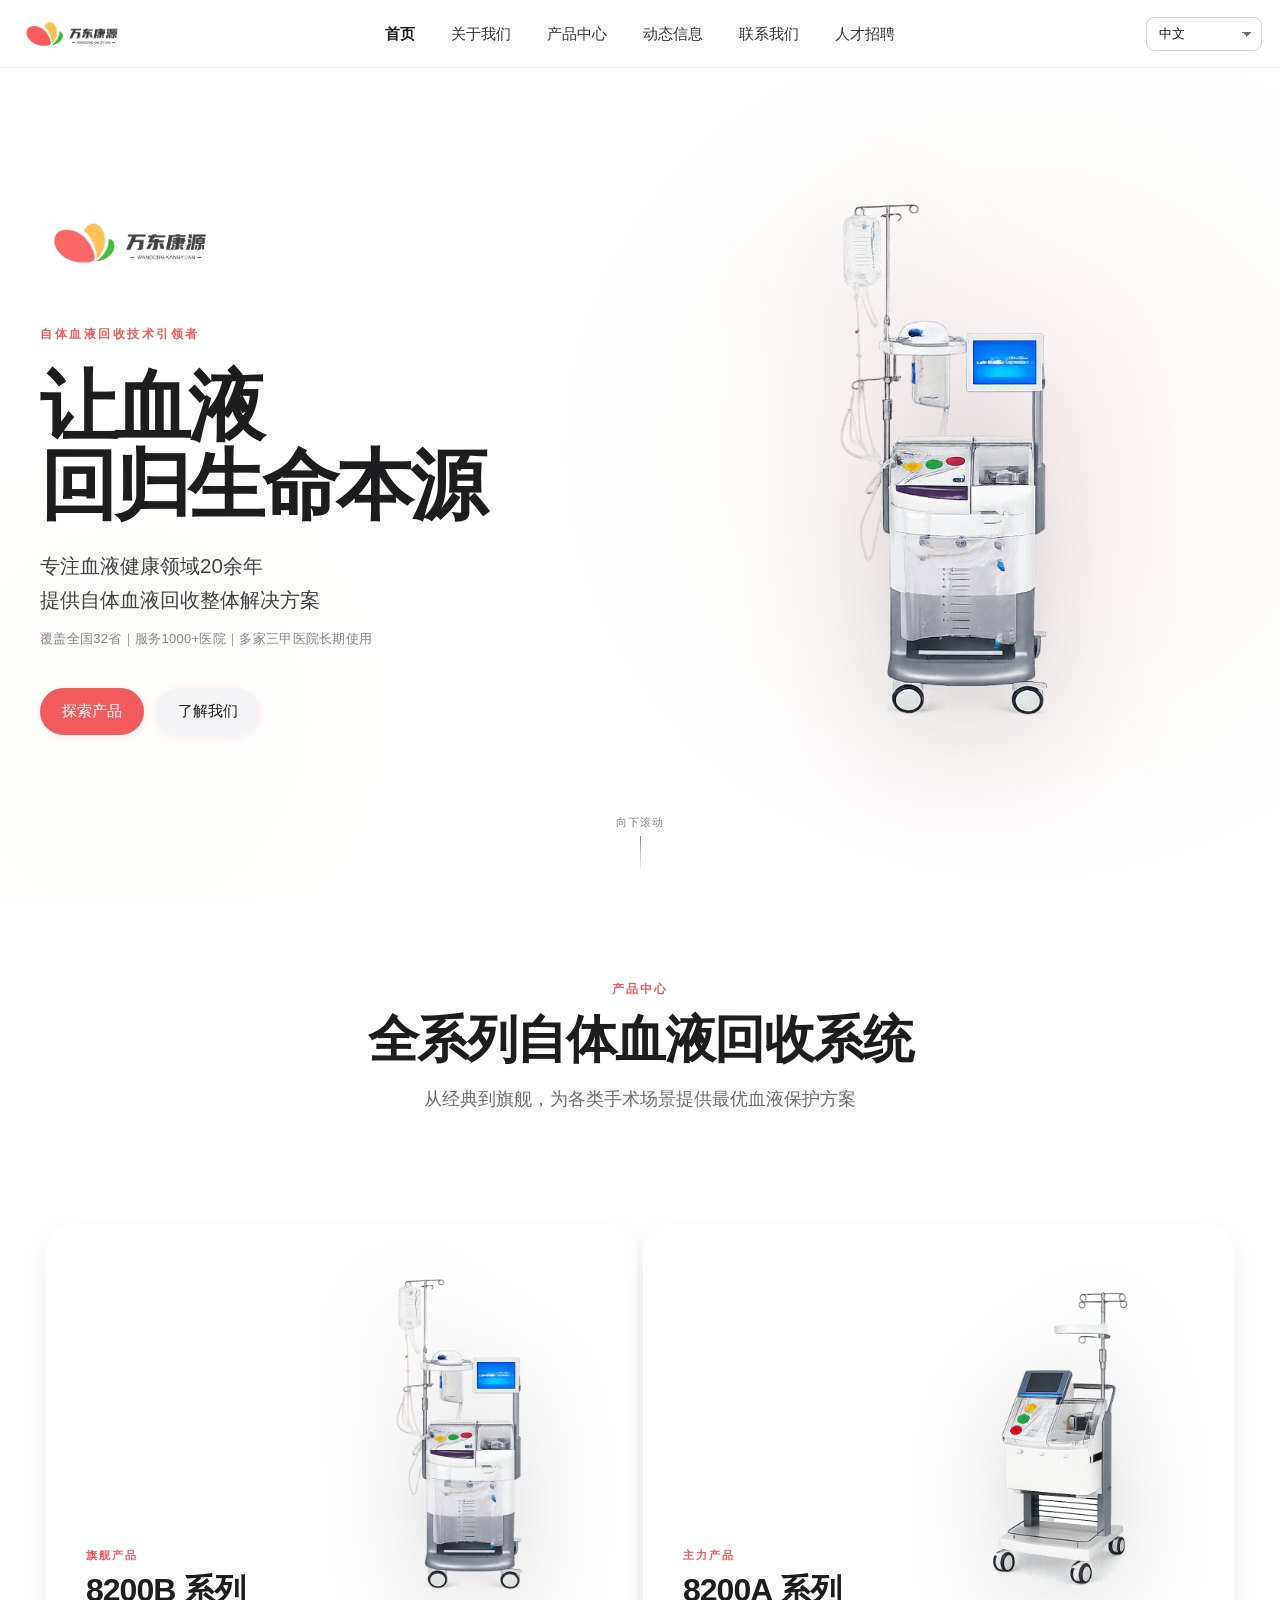
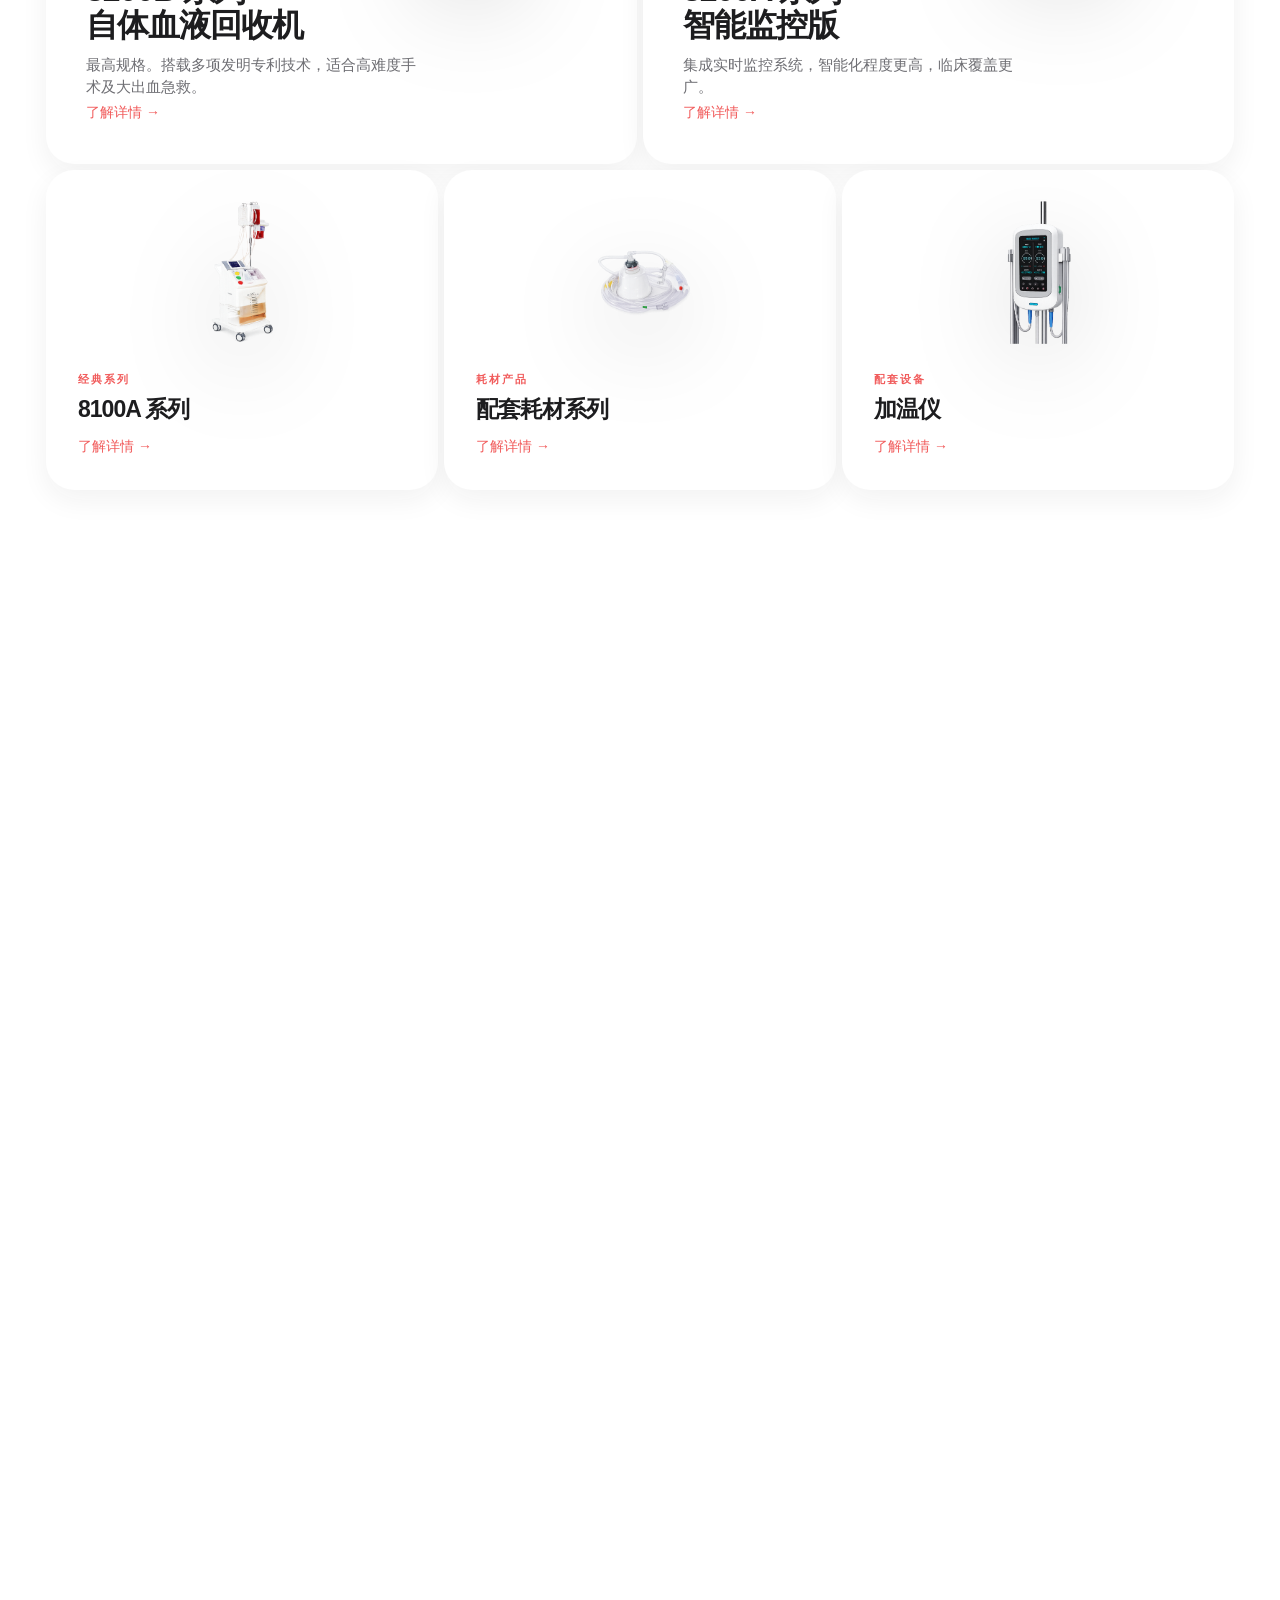
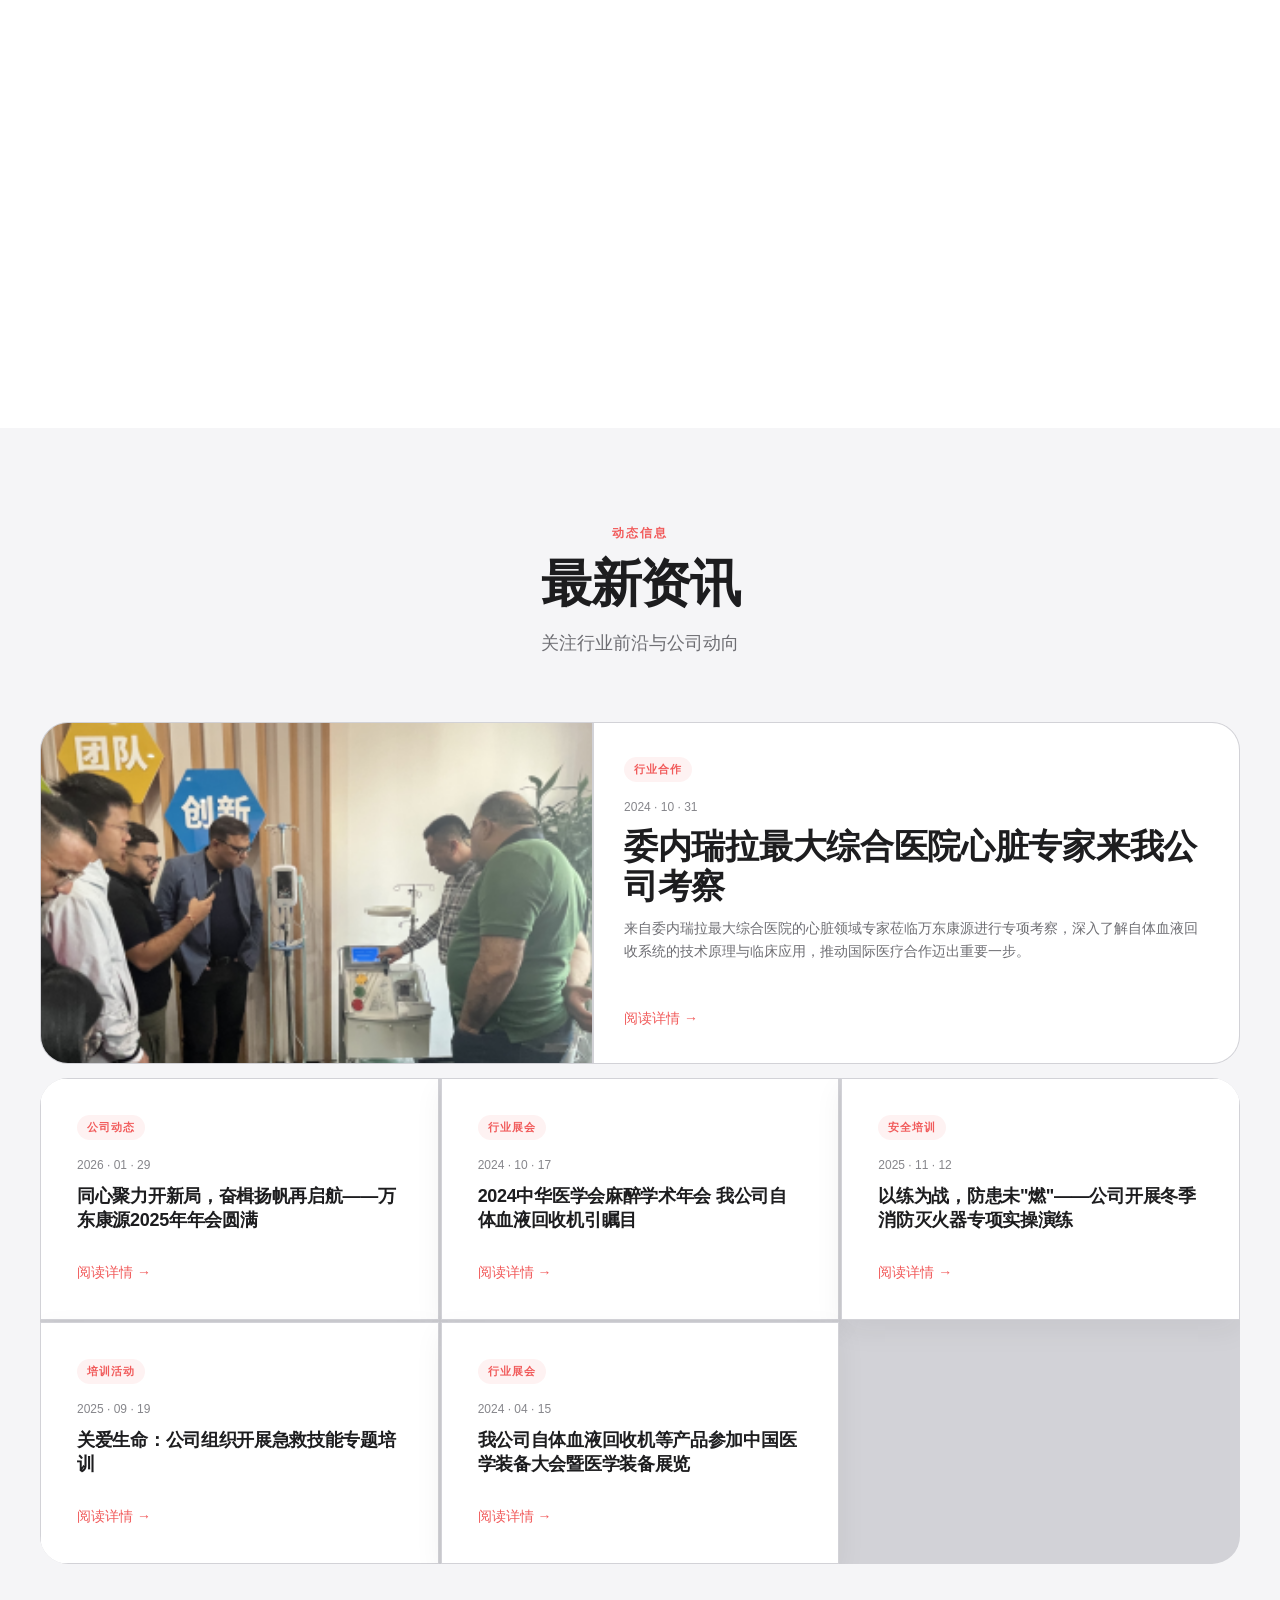
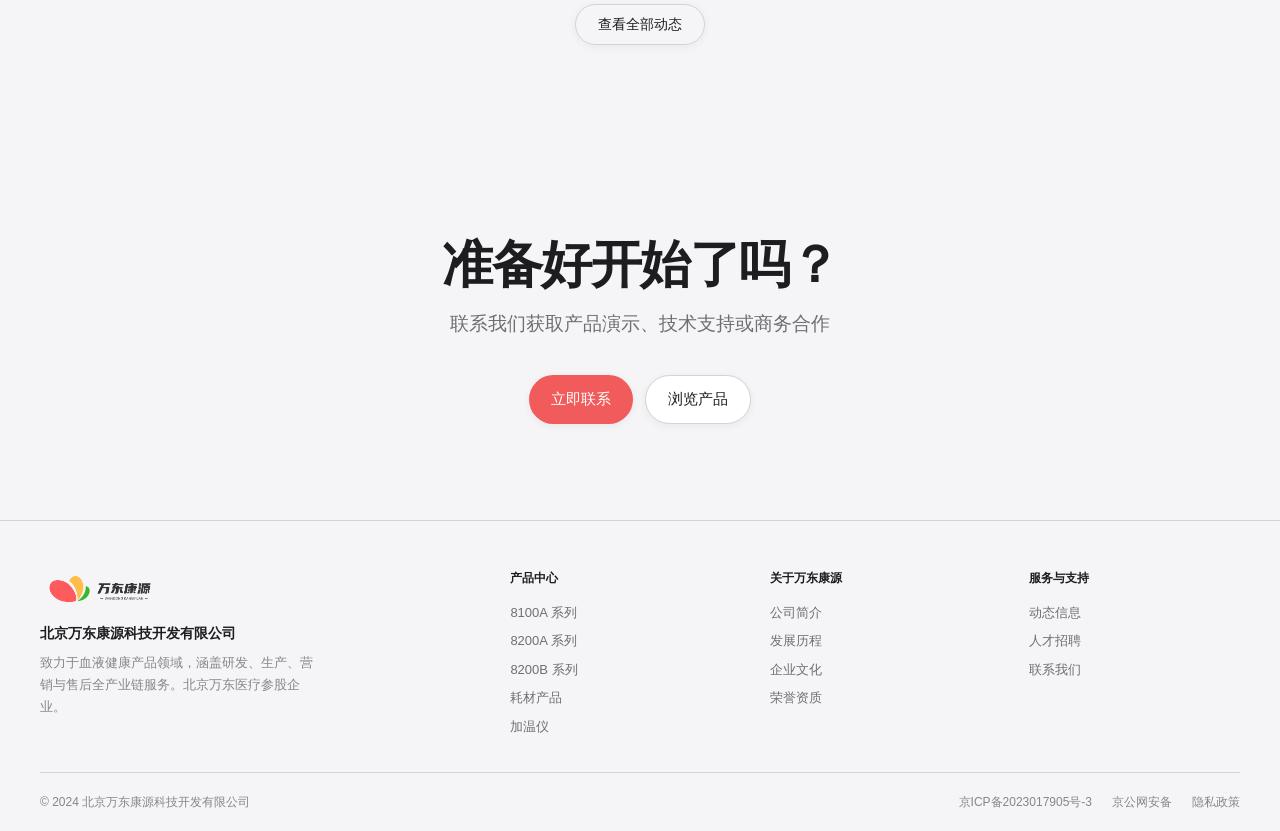
<file: index.html>
<!DOCTYPE html>
<html lang="zh-CN" data-page-key="index">
<head>
  <meta charset="UTF-8">
  <meta name="viewport" content="width=device-width, initial-scale=1.0">
  <meta name="description" content="北京万东康源科技开发有限公司 — 致力于血液健康产品领域全产业链服务">
  <title>万东康源 — 血液健康科技</title>
  <link rel="icon" type="image/png" href="ICON.png">
  <link rel="stylesheet" href="css/style.css">
</head>
<body>

  <!-- ══ Nav ══ -->
  <header class="nav">
    <a href="index.html" class="nav__logo">
      <img src="images/logo/Wandong%20Kangyuan%27s%20horizontal%20white%20logo.png" class="nav__logo-mark nav__logo-white" alt="万东康源">
      <img src="images/logo/Wandong%20Kangyuan%27s%20horizontal%20black%20logo.png" class="nav__logo-mark nav__logo-dark"  alt="万东康源">
    </a>
    <nav class="nav__links">
      <a href="index.html"    class="nav__link active" data-i18n="nav.home">首页</a>
      <a href="about.html"    class="nav__link" data-i18n="nav.about">关于我们</a>
      <a href="products.html" class="nav__link" data-i18n="nav.products">产品中心</a>
      <a href="news.html"     class="nav__link" data-i18n="nav.news">动态信息</a>
      <a href="contact.html"  class="nav__link" data-i18n="nav.contact">联系我们</a>
      <a href="careers.html"  class="nav__link" data-i18n="nav.careers">人才招聘</a>
    </nav>
    <select class="lang-select" id="lang-select" aria-label="Language selector">
      <option value="zh">中文</option>
      <option value="en">English</option>
      <option value="ko">한국어</option>
      <option value="ja">日本語</option>
    </select>
    <button class="nav__burger" aria-label="菜单" data-i18n-aria="meta.menu"><span></span><span></span><span></span></button>
  </header>
  <div class="nav__mobile">
    <button class="nav__mobile-close">✕</button>
    <a href="index.html"    class="nav__mobile-link" data-i18n="nav.home">首页</a>
    <a href="about.html"    class="nav__mobile-link" data-i18n="nav.about">关于我们</a>
    <a href="products.html" class="nav__mobile-link" data-i18n="nav.products">产品中心</a>
    <a href="news.html"     class="nav__mobile-link" data-i18n="nav.news">动态信息</a>
    <a href="contact.html"  class="nav__mobile-link" data-i18n="nav.contact">联系我们</a>
    <a href="careers.html"  class="nav__mobile-link" data-i18n="nav.careers">人才招聘</a>
  </div>

  <!-- ══ Hero — split layout ══ -->
  <section class="hero">
    <div class="hero__bg"></div>
    <div class="hero__noise"></div>

    <!-- Left -->
    <div class="hero__content">
      <img src="images/logo/Wandong%20Kangyuan%27s%20horizontal%20black%20logo.png" class="hero__logo-img" alt="万东康源">
      <p class="hero__eyebrow" data-i18n="hero.eyebrow">自体血液回收技术引领者</p>
      <h1 class="hero__title" data-i18n-html="hero.title">让血液<br>回归生命本源</h1>
      <p class="hero__sub" data-i18n-html="hero.sub">专注血液健康领域20余年<br>提供自体血液回收整体解决方案</p>
      <p class="hero__trust" data-i18n="hero.trust">覆盖全国32省｜服务1000+医院｜多家三甲医院长期使用</p>
      <div class="hero__actions">
        <a href="products.html" class="btn btn--blue" data-i18n="btn.explore">探索产品</a>
        <a href="about.html"    class="btn" style="background:var(--gray-5);color:var(--black);" data-i18n="btn.about-us">了解我们</a>
      </div>
    </div>

    <!-- Right — 旗舰产品图 -->
    <div class="hero__product">
      <img src="images/Products/8200b.png" alt="8200B 自体血液回收机">
    </div>

    <div class="hero__scroll">
      <span data-i18n="hero.scroll">向下滚动</span>
      <div class="hero__scroll-line"></div>
    </div>
  </section>

  <!-- ══ Product Tiles ══ -->
  <div style="padding:80px 24px 40px;text-align:center;max-width:1200px;margin:0 auto;" class="reveal">
    <p class="section__eyebrow" data-i18n="idx.prod.eyebrow">产品中心</p>
    <h2 class="section__title" data-i18n="idx.prod.title">全系列自体血液回收系统</h2>
    <p class="section__sub" data-i18n="idx.prod.sub">从经典到旗舰，为各类手术场景提供最优血液保护方案</p>
  </div>
  <div class="tiles reveal">
    <!-- 第一行：8200B + 8200A 大卡 -->
    <div class="tiles__row tiles__row--2">
      <a href="products.html" class="tile">
        <div class="tile__product-img">
          <img src="images/Products/8200b.png" alt="8200B">
        </div>
        <div class="tile__content">
          <div class="tile__eyebrow" data-i18n="tile.8200b.eyebrow">旗舰产品</div>
          <h2 class="tile__title" data-i18n-html="tile.8200b.title">8200B 系列<br>自体血液回收机</h2>
          <p class="tile__sub" data-i18n="tile.8200b.sub">最高规格。搭载多项发明专利技术，适合高难度手术及大出血急救。</p>
          <span class="tile__action" data-i18n="tile.action">了解详情 →</span>
        </div>
      </a>
      <a href="products.html" class="tile">
        <div class="tile__product-img">
          <img src="images/Products/8200a.png" alt="8200A">
        </div>
        <div class="tile__content">
          <div class="tile__eyebrow" data-i18n="tile.8200a.eyebrow">主力产品</div>
          <h2 class="tile__title" data-i18n-html="tile.8200a.title">8200A 系列<br>智能监控版</h2>
          <p class="tile__sub" data-i18n="tile.8200a.sub">集成实时监控系统，智能化程度更高，临床覆盖更广。</p>
          <span class="tile__action" data-i18n="tile.action">了解详情 →</span>
        </div>
      </a>
    </div>

    <!-- 第二行：8100A + 耗材 + 加温仪 小卡 -->
    <div class="tiles__row tiles__row--3">
      <a href="products.html" class="tile tile--sm">
        <div class="tile__product-img">
          <img src="images/Products/8100a.png" alt="8100A">
        </div>
        <div class="tile__content">
          <div class="tile__eyebrow" data-i18n="tile.8100a.eyebrow">经典系列</div>
          <h2 class="tile__title" data-i18n="tile.8100a.title">8100A 系列</h2>
          <span class="tile__action" data-i18n="tile.action">了解详情 →</span>
        </div>
      </a>
      <a href="products.html" class="tile tile--sm">
        <div class="tile__product-img">
          <img src="images/Products/Consumables.png" alt="耗材">
        </div>
        <div class="tile__content">
          <div class="tile__eyebrow" data-i18n="tile.csm.eyebrow">耗材产品</div>
          <h2 class="tile__title" data-i18n="tile.csm.title">配套耗材系列</h2>
          <span class="tile__action" data-i18n="tile.action">了解详情 →</span>
        </div>
      </a>
      <a href="products.html" class="tile tile--sm">
        <div class="tile__product-img">
          <img src="images/Products/Heating%20device.png" alt="加温仪">
        </div>
        <div class="tile__content">
          <div class="tile__eyebrow" data-i18n="tile.heat.eyebrow">配套设备</div>
          <h2 class="tile__title" data-i18n="tile.heat.title">加温仪</h2>
          <span class="tile__action" data-i18n="tile.action">了解详情 →</span>
        </div>
      </a>
    </div>
  </div>

  <!-- ══ About callout ══ -->
  <section class="section section--white">
    <div class="section__inner reveal">
      <p class="section__eyebrow" data-i18n="idx.about.eyebrow">关于我们</p>
      <h2 class="section__title" data-i18n-html="idx.about.title">中外合资<br>血液健康专家</h2>
      <p class="section__sub" data-i18n="idx.about.sub">
        北京万东医疗科技股份有限公司（A股上市）参股的中外合资企业，坐落于北京经济技术开发区。致力于血液健康产品领域研发、生产、营销与售后服务，系科工贸全产业链一体化高科技三类医疗器械企业。国家高新技术企业、北京市专精特新中小企业。
      </p>
      <!-- 数据一览 -->
      <div class="stats-strip__inner" style="margin:40px 0 36px;">
        <div class="stat-cell">
          <div class="stat-cell__num">32<sup>+</sup></div>
          <div class="stat-cell__label" data-i18n-html="stat.prov.label">覆盖省市<br>产品遍布全国各省</div>
        </div>
        <div class="stat-cell">
          <div class="stat-cell__num">1000<sup>+</sup></div>
          <div class="stat-cell__label" data-i18n-html="stat.hosp.label">合作医院<br>各级医疗机构</div>
        </div>
        <div class="stat-cell">
          <div class="stat-cell__num" data-i18n="stat.year.num">2000</div>
          <div class="stat-cell__label" data-i18n-html="stat.year.label">年创立<br>深耕医疗器械行业</div>
        </div>
        <div class="stat-cell">
          <div class="stat-cell__num">3</div>
          <div class="stat-cell__label" data-i18n-html="stat.iso.label">ISO 体系认证<br>质量 · 环境 · 职业健康</div>
        </div>
        <div class="stat-cell">
          <div class="stat-cell__num">4</div>
          <div class="stat-cell__label" data-i18n-html="stat.honor.label">政府荣誉认定<br>国家及北京市级别</div>
        </div>
        <div class="stat-cell">
          <div class="stat-cell__num" data-i18n="stat.stock.num">A股</div>
          <div class="stat-cell__label" data-i18n-html="stat.stock.label">万东医疗参股<br>上市企业背景</div>
        </div>
      </div>
      <div style="text-align:center;">
        <a href="about.html" class="btn btn--blue btn--sm" data-i18n="btn.company-intro">查看公司介绍</a>
      </div>
    </div>
  </section>

  <!-- ══ Customer Hospitals Marquee ══ -->
  <div class="marquee-section reveal">
    <div class="marquee-section__head">
      <p class="section__eyebrow" data-i18n="marquee.eyebrow">合作医院</p>
      <h2 class="section__title" style="font-size:clamp(28px,3vw,40px);" data-i18n="marquee.title">服务全国各大医疗机构</h2>
      <p class="section__sub" style="font-size:17px;margin-bottom:0;" data-i18n="marquee.sub">自体血液回收技术在多家三甲医院临床手术中稳定运行</p>
    </div>
    <div class="marquee-wrap">
      <div class="marquee-track">
        <div class="marquee-photo"><img src="images/Hospital%20Clients/lg1.jpg"  alt="合作医院" loading="lazy"></div>
        <div class="marquee-photo"><img src="images/Hospital%20Clients/lg2.jpg"  alt="合作医院" loading="lazy"></div>
        <div class="marquee-photo"><img src="images/Hospital%20Clients/lg3.jpg"  alt="合作医院" loading="lazy"></div>
        <div class="marquee-photo"><img src="images/Hospital%20Clients/lg4.jpg"  alt="合作医院" loading="lazy"></div>
        <div class="marquee-photo"><img src="images/Hospital%20Clients/lg5.jpg"  alt="合作医院" loading="lazy"></div>
        <div class="marquee-photo"><img src="images/Hospital%20Clients/lg6.jpg"  alt="合作医院" loading="lazy"></div>
        <div class="marquee-photo"><img src="images/Hospital%20Clients/lg7.jpg"  alt="合作医院" loading="lazy"></div>
        <div class="marquee-photo"><img src="images/Hospital%20Clients/lg8.jpg"  alt="合作医院" loading="lazy"></div>
        <div class="marquee-photo"><img src="images/Hospital%20Clients/lg9.jpg"  alt="合作医院" loading="lazy"></div>
        <div class="marquee-photo"><img src="images/Hospital%20Clients/lg10.jpg" alt="合作医院" loading="lazy"></div>
        <div class="marquee-photo"><img src="images/Hospital%20Clients/lg11.jpg" alt="合作医院" loading="lazy"></div>
        <div class="marquee-photo"><img src="images/Hospital%20Clients/lg12.jpg" alt="合作医院" loading="lazy"></div>
        <div class="marquee-photo"><img src="images/Hospital%20Clients/lg13.jpg" alt="合作医院" loading="lazy"></div>
        <div class="marquee-photo"><img src="images/Hospital%20Clients/lg14.jpg" alt="合作医院" loading="lazy"></div>
        <!-- 无缝循环 -->
        <div class="marquee-photo"><img src="images/Hospital%20Clients/lg1.jpg"  alt="合作医院" loading="lazy"></div>
        <div class="marquee-photo"><img src="images/Hospital%20Clients/lg2.jpg"  alt="合作医院" loading="lazy"></div>
        <div class="marquee-photo"><img src="images/Hospital%20Clients/lg3.jpg"  alt="合作医院" loading="lazy"></div>
        <div class="marquee-photo"><img src="images/Hospital%20Clients/lg4.jpg"  alt="合作医院" loading="lazy"></div>
        <div class="marquee-photo"><img src="images/Hospital%20Clients/lg5.jpg"  alt="合作医院" loading="lazy"></div>
        <div class="marquee-photo"><img src="images/Hospital%20Clients/lg6.jpg"  alt="合作医院" loading="lazy"></div>
        <div class="marquee-photo"><img src="images/Hospital%20Clients/lg7.jpg"  alt="合作医院" loading="lazy"></div>
        <div class="marquee-photo"><img src="images/Hospital%20Clients/lg8.jpg"  alt="合作医院" loading="lazy"></div>
        <div class="marquee-photo"><img src="images/Hospital%20Clients/lg9.jpg"  alt="合作医院" loading="lazy"></div>
        <div class="marquee-photo"><img src="images/Hospital%20Clients/lg10.jpg" alt="合作医院" loading="lazy"></div>
        <div class="marquee-photo"><img src="images/Hospital%20Clients/lg11.jpg" alt="合作医院" loading="lazy"></div>
        <div class="marquee-photo"><img src="images/Hospital%20Clients/lg12.jpg" alt="合作医院" loading="lazy"></div>
        <div class="marquee-photo"><img src="images/Hospital%20Clients/lg13.jpg" alt="合作医院" loading="lazy"></div>
        <div class="marquee-photo"><img src="images/Hospital%20Clients/lg14.jpg" alt="合作医院" loading="lazy"></div>
      </div>
    </div>
  </div>

  <!-- ══ Latest News — real data ══ -->
  <section class="section section--gray" id="news">
    <div class="section__inner">
      <div class="reveal">
        <p class="section__eyebrow" data-i18n="idx.news.eyebrow">动态信息</p>
        <h2 class="section__title" data-i18n="idx.news.title">最新资讯</h2>
        <p class="section__sub" data-i18n="idx.news.sub">关注行业前沿与公司动向</p>
      </div>
      <div class="news-feature reveal">
        <a href="news-detail.html?id=ve-heart-experts-visit" class="news-feature__card">
          <img src="images/news/feature-thumb.png" alt="委内瑞拉专家来访交流" class="news-feature__image">
          <div class="news-feature__content">
            <span class="news-card__tag">行业合作</span>
            <div class="news-card__date">2024 · 10 · 31</div>
            <h3 class="news-card__title" style="font-size:clamp(24px,3vw,34px);line-height:1.2;">委内瑞拉最大综合医院心脏专家来我公司考察</h3>
            <p class="news-card__excerpt">来自委内瑞拉最大综合医院的心脏领域专家莅临万东康源进行专项考察，深入了解自体血液回收系统的技术原理与临床应用，推动国际医疗合作迈出重要一步。</p>
            <span class="news-card__link">阅读详情 →</span>
          </div>
        </a>
      </div>

      <div class="news-list reveal" style="margin-top:2px;">
        <a href="news-detail.html?id=annual-meeting-2025" class="news-card">
          <span class="news-card__tag">公司动态</span>
          <div class="news-card__date">2026 · 01 · 29</div>
          <h3 class="news-card__title">同心聚力开新局，奋楫扬帆再启航——万东康源2025年年会圆满</h3>
          <span class="news-card__link">阅读详情 →</span>
        </a>
        <a href="news-detail.html?id=csa-2024" class="news-card">
          <span class="news-card__tag">行业展会</span>
          <div class="news-card__date">2024 · 10 · 17</div>
          <h3 class="news-card__title">2024中华医学会麻醉学术年会 我公司自体血液回收机引瞩目</h3>
          <span class="news-card__link">阅读详情 →</span>
        </a>
        <a href="news-detail.html?id=winter-fire-drill" class="news-card">
          <span class="news-card__tag">安全培训</span>
          <div class="news-card__date">2025 · 11 · 12</div>
          <h3 class="news-card__title">以练为战，防患未"燃"——公司开展冬季消防灭火器专项实操演练</h3>
          <span class="news-card__link">阅读详情 →</span>
        </a>
        <a href="news-detail.html?id=first-aid-training" class="news-card">
          <span class="news-card__tag">培训活动</span>
          <div class="news-card__date">2025 · 09 · 19</div>
          <h3 class="news-card__title">关爱生命：公司组织开展急救技能专题培训</h3>
          <span class="news-card__link">阅读详情 →</span>
        </a>
        <a href="news-detail.html?id=camet-2024" class="news-card">
          <span class="news-card__tag">行业展会</span>
          <div class="news-card__date">2024 · 04 · 15</div>
          <h3 class="news-card__title">我公司自体血液回收机等产品参加中国医学装备大会暨医学装备展览</h3>
          <span class="news-card__link">阅读详情 →</span>
        </a>
      </div>

      <div style="text-align:center;margin-top:40px;" class="reveal">
        <a href="news.html" class="btn btn--sm" style="border:1px solid var(--gray-4);color:var(--black);border-radius:980px;padding:9px 22px;font-size:14px;" data-i18n="btn.all-news">查看全部动态</a>
      </div>
    </div>
  </section>

  <!-- ══ CTA ══ -->
  <section class="section section--gray">
    <div class="section__inner--narrow" style="text-align:center;">
      <h2 class="section__title reveal" style="margin-bottom:16px;" data-i18n="idx.cta.title">准备好开始了吗？</h2>
      <p style="font-size:19px;color:var(--gray-2);margin-bottom:36px;line-height:1.6;" class="reveal delay-1" data-i18n="idx.cta.sub">
        联系我们获取产品演示、技术支持或商务合作
      </p>
      <div style="display:flex;gap:12px;justify-content:center;flex-wrap:wrap;" class="reveal delay-2">
        <a href="contact.html" class="btn btn--blue" data-i18n="btn.contact">立即联系</a>
        <a href="products.html" class="btn" style="background:var(--white);color:var(--black);border:1px solid var(--gray-4);" data-i18n="btn.browse">浏览产品</a>
      </div>
    </div>
  </section>

  <!-- ══ Footer ══ -->
  <footer class="footer">
    <div class="footer__inner">
      <div class="footer__top">
        <div>
          <img src="images/logo/Wandong%20Kangyuan%27s%20horizontal%20black%20logo.png" class="footer__logo-img" alt="万东康源">
          <div class="footer__brand-name" data-i18n="ftr.brand">北京万东康源科技开发有限公司</div>
          <p class="footer__brand-desc" data-i18n="ftr.desc">致力于血液健康产品领域，涵盖研发、生产、营销与售后全产业链服务。北京万东医疗参股企业。</p>
        </div>
        <div>
          <div class="footer__col-head" data-i18n="ftr.col.prod">产品中心</div>
          <div class="footer__col-links">
            <a href="products.html" class="footer__col-link" data-i18n="ftr.l.8100a">8100A 系列</a>
            <a href="products.html" class="footer__col-link" data-i18n="ftr.l.8200a">8200A 系列</a>
            <a href="products.html" class="footer__col-link" data-i18n="ftr.l.8200b">8200B 系列</a>
            <a href="products.html" class="footer__col-link" data-i18n="ftr.l.csm">耗材产品</a>
            <a href="products.html" class="footer__col-link" data-i18n="ftr.l.heat">加温仪</a>
          </div>
        </div>
        <div>
          <div class="footer__col-head" data-i18n="ftr.col.about">关于万东康源</div>
          <div class="footer__col-links">
            <a href="about.html" class="footer__col-link" data-i18n="ftr.l.intro">公司简介</a>
            <a href="about.html" class="footer__col-link" data-i18n="ftr.l.history">发展历程</a>
            <a href="about.html" class="footer__col-link" data-i18n="ftr.l.culture">企业文化</a>
            <a href="about.html" class="footer__col-link" data-i18n="ftr.l.honors">荣誉资质</a>
          </div>
        </div>
        <div>
          <div class="footer__col-head" data-i18n="ftr.col.svc">服务与支持</div>
          <div class="footer__col-links">
            <a href="news.html"    class="footer__col-link" data-i18n="ftr.l.news">动态信息</a>
            <a href="careers.html" class="footer__col-link" data-i18n="ftr.l.careers">人才招聘</a>
            <a href="contact.html" class="footer__col-link" data-i18n="ftr.l.contact">联系我们</a>
          </div>
        </div>
      </div>
      <div class="footer__bottom">
        <div class="footer__copy" data-i18n="ftr.copy">© 2024 北京万东康源科技开发有限公司</div>
        <div class="footer__legal">
          <a href="https://beian.miit.gov.cn/" target="_blank" rel="noopener" data-i18n="ftr.beian">京ICP备2023017905号-3</a>
          <a href="#" data-i18n="ftr.legal">京公网安备</a>
          <a href="#" data-i18n="ftr.privacy">隐私政策</a>
        </div>
      </div>
    </div>
  </footer>

  <script src="js/i18n.js"></script>
  <script src="js/main.js"></script>
</body>
</html>
</file>
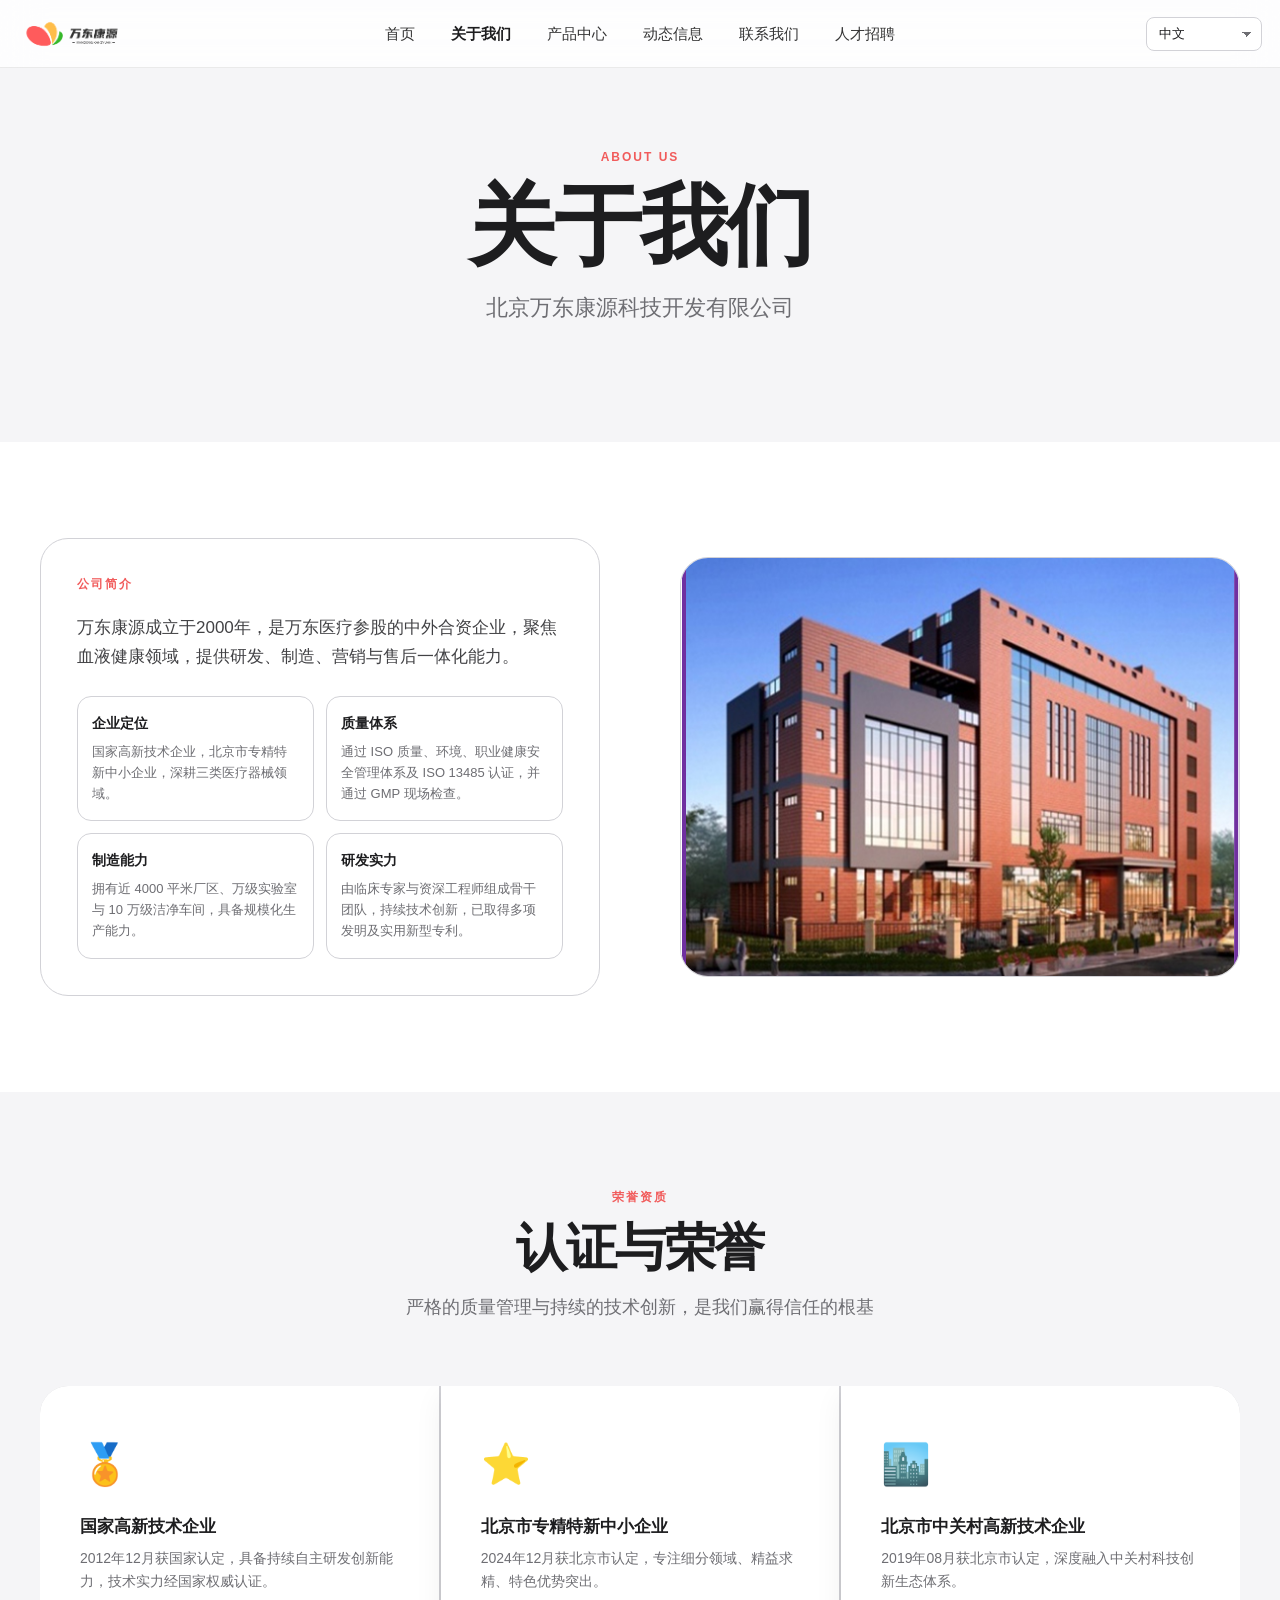
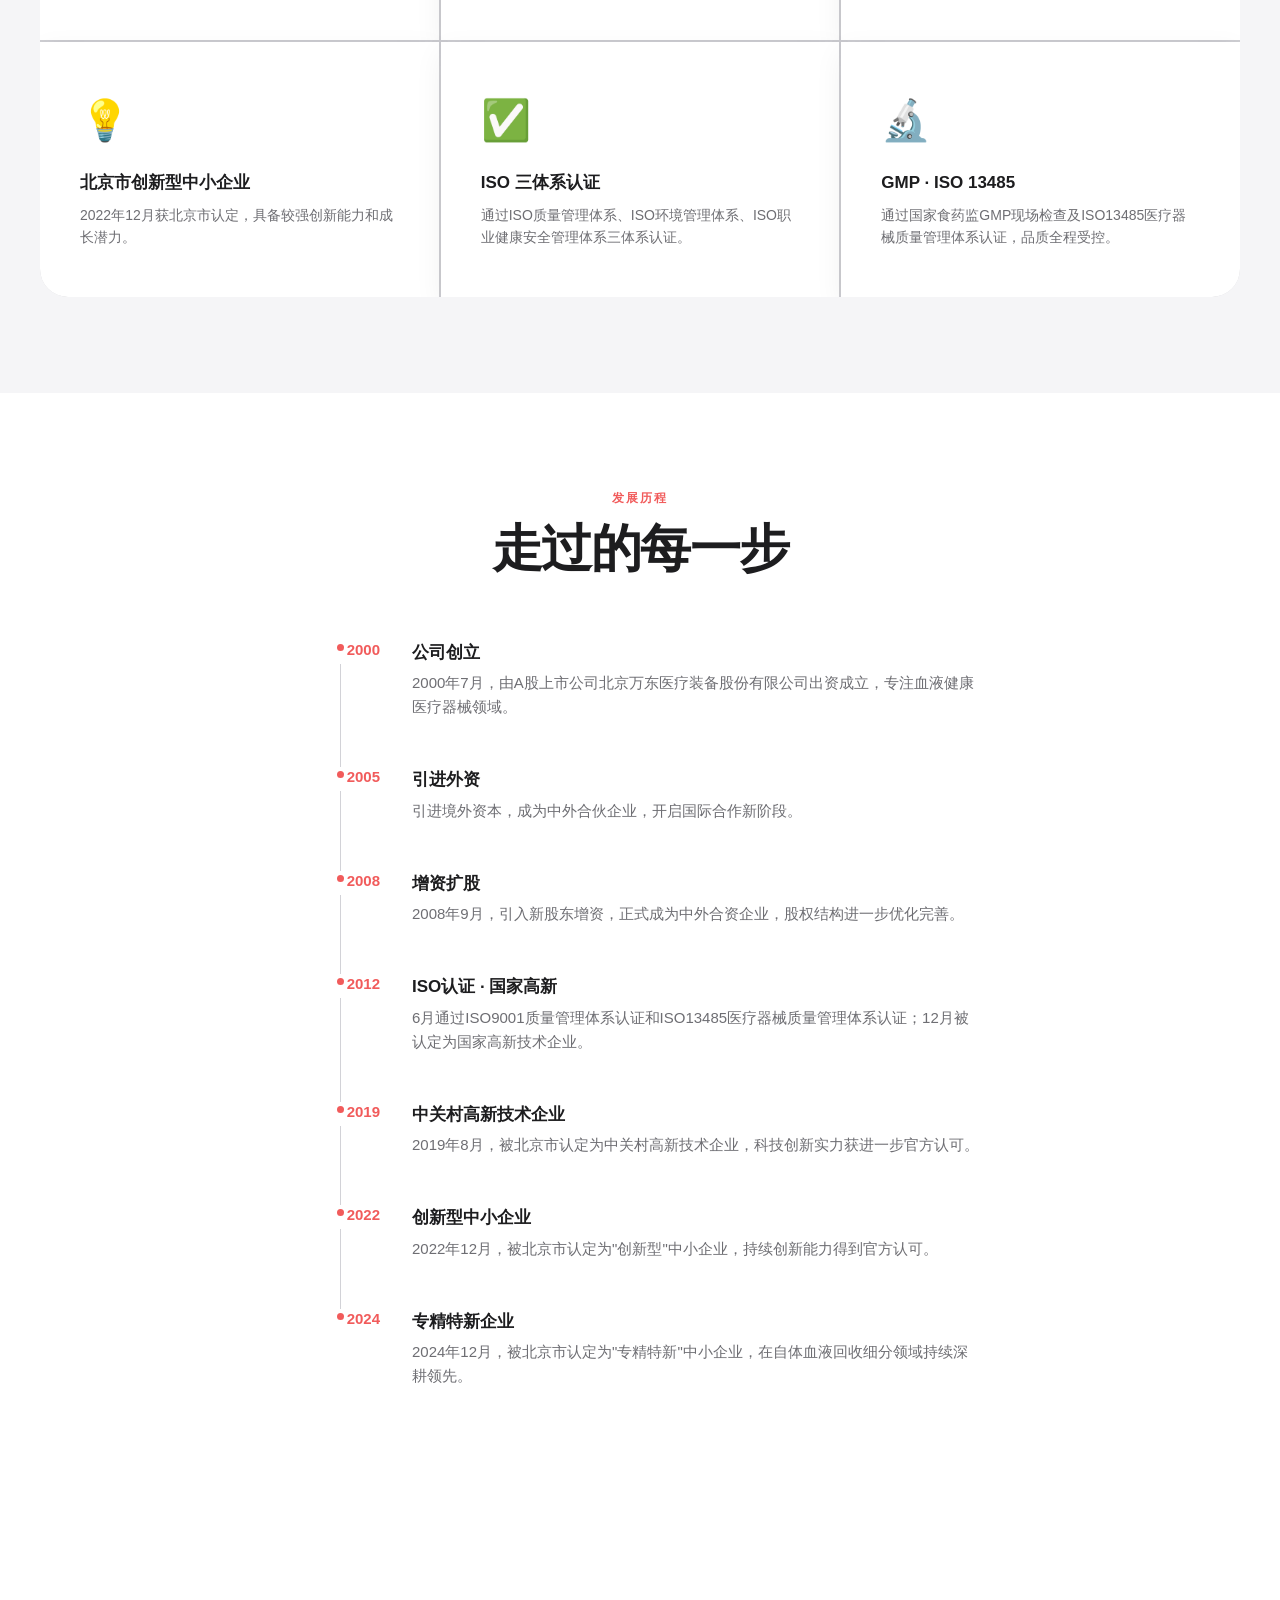
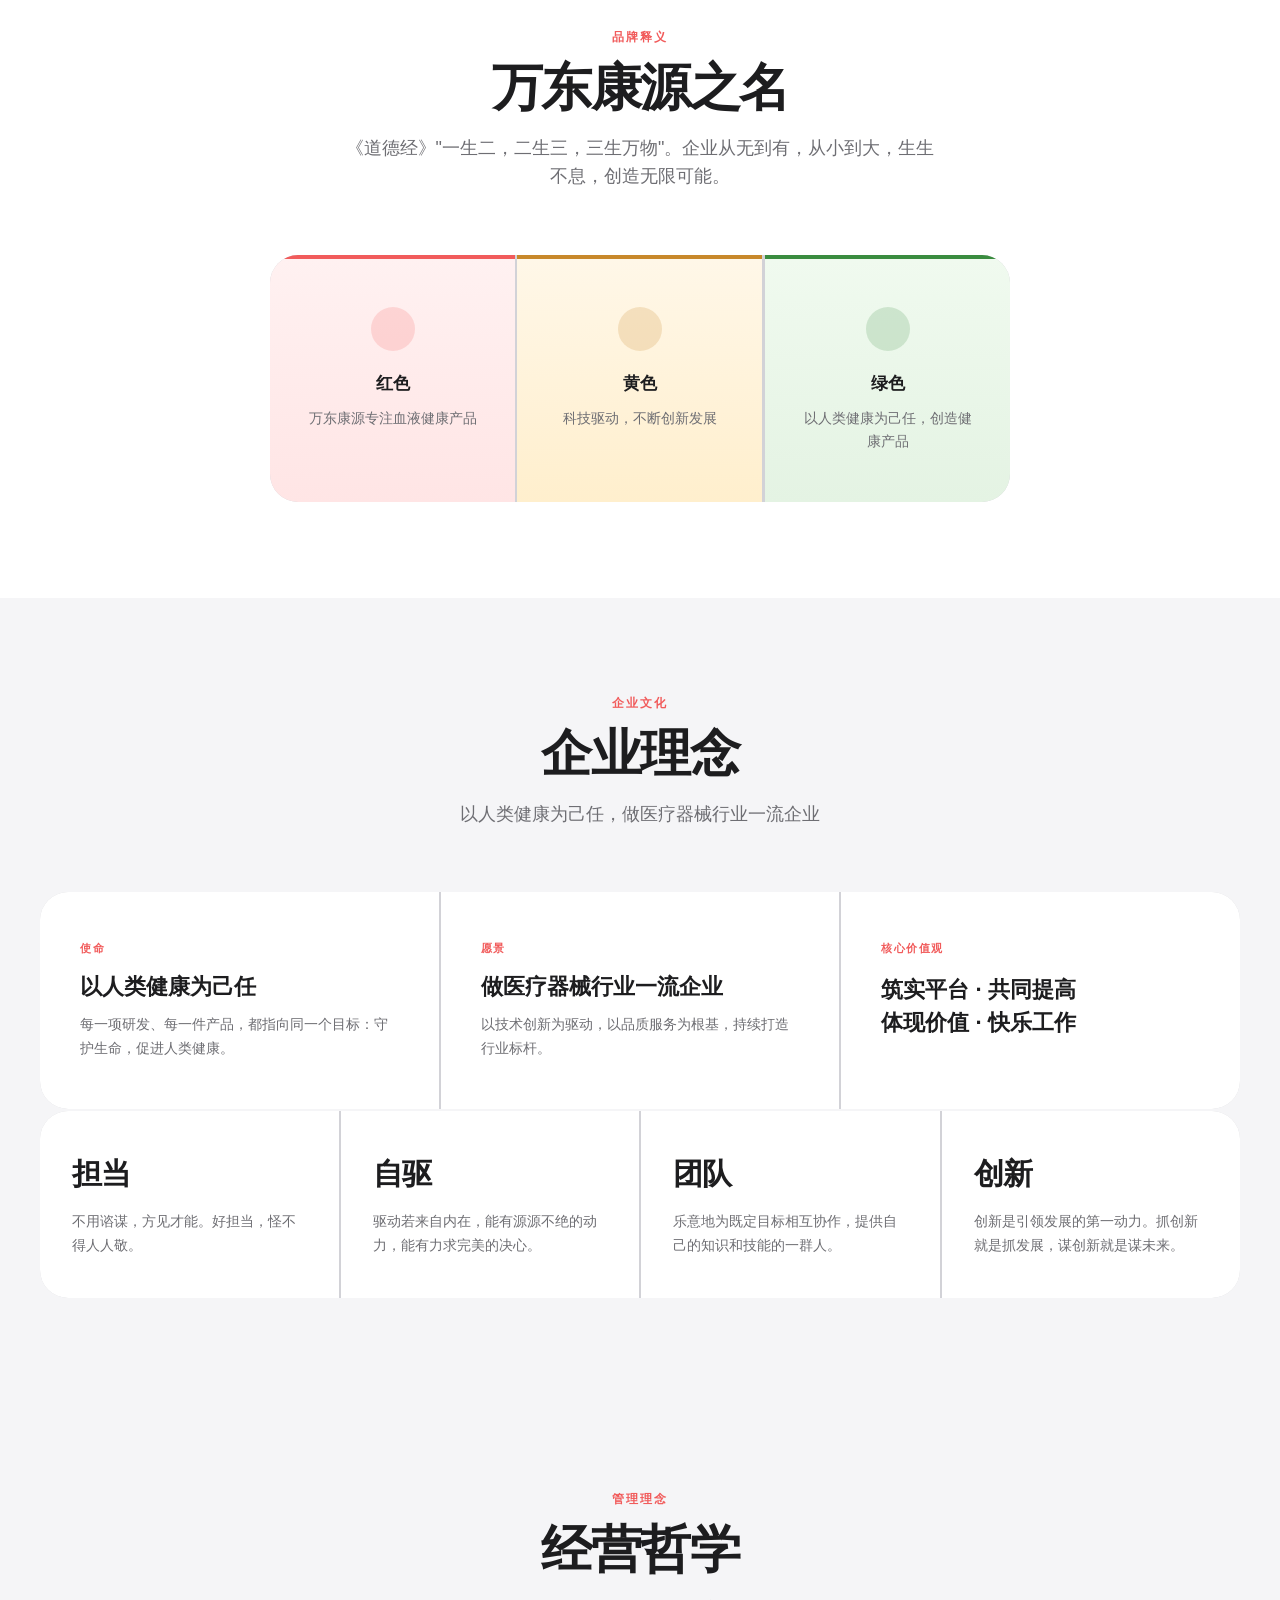
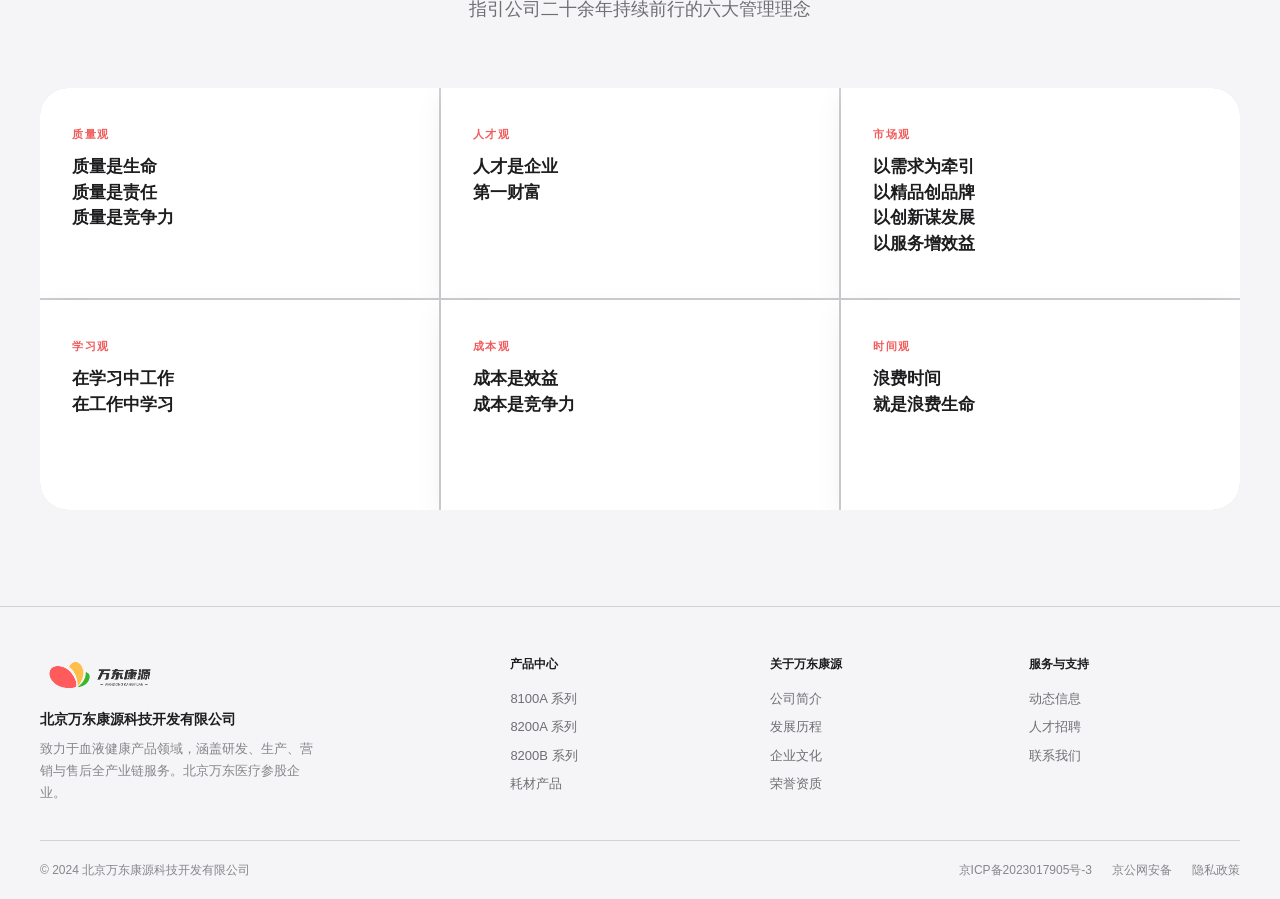
<file: about.html>
<!DOCTYPE html>
<html lang="zh-CN" data-page-key="about">
<head>
  <meta charset="UTF-8">
  <meta name="viewport" content="width=device-width, initial-scale=1.0">
  <meta name="description" content="关于万东康源 — 北京万东康源科技开发有限公司公司简介、发展历程与企业文化">
  <title>关于我们 — 万东康源</title>
  <link rel="icon" type="image/png" href="ICON.png">
  <link rel="stylesheet" href="css/style.css">
</head>
<body>

  <!-- Nav -->
  <header class="nav">
    <a href="index.html" class="nav__logo">
      <img src="images/logo/Wandong%20Kangyuan%27s%20horizontal%20white%20logo.png" class="nav__logo-mark nav__logo-white" alt="万东康源">
      <img src="images/logo/Wandong%20Kangyuan%27s%20horizontal%20black%20logo.png" class="nav__logo-mark nav__logo-dark"  alt="万东康源">
    </a>
    <nav class="nav__links">
      <a href="index.html"    class="nav__link" data-i18n="nav.home">首页</a>
      <a href="about.html"    class="nav__link active" data-i18n="nav.about">关于我们</a>
      <a href="products.html" class="nav__link" data-i18n="nav.products">产品中心</a>
      <a href="news.html"     class="nav__link" data-i18n="nav.news">动态信息</a>
      <a href="contact.html"  class="nav__link" data-i18n="nav.contact">联系我们</a>
      <a href="careers.html"  class="nav__link" data-i18n="nav.careers">人才招聘</a>
    </nav>
    <select class="lang-select" id="lang-select" aria-label="Language selector">
      <option value="zh">中文</option>
      <option value="en">English</option>
      <option value="ko">한국어</option>
      <option value="ja">日本語</option>
    </select>
    <button class="nav__burger" aria-label="菜单" data-i18n-aria="meta.menu"><span></span><span></span><span></span></button>
  </header>
  <div class="nav__mobile">
    <button class="nav__mobile-close">✕</button>
    <a href="index.html"    class="nav__mobile-link" data-i18n="nav.home">首页</a>
    <a href="about.html"    class="nav__mobile-link" data-i18n="nav.about">关于我们</a>
    <a href="products.html" class="nav__mobile-link" data-i18n="nav.products">产品中心</a>
    <a href="news.html"     class="nav__mobile-link" data-i18n="nav.news">动态信息</a>
    <a href="contact.html"  class="nav__mobile-link" data-i18n="nav.contact">联系我们</a>
    <a href="careers.html"  class="nav__mobile-link" data-i18n="nav.careers">人才招聘</a>
  </div>

  <!-- Page Hero -->
  <div class="page-hero page-hero--gray">
    <p class="page-hero__eyebrow reveal" data-i18n="about.hero.eyebrow">ABOUT US</p>
    <h1 class="page-hero__title reveal delay-1" data-i18n="about.hero.title">关于我们</h1>
    <p class="page-hero__sub reveal delay-2" data-i18n="about.hero.sub">
      北京万东康源科技开发有限公司
    </p>
  </div>

  <!-- Company Intro -->
  <section class="section section--white">
    <div class="about-intro reveal">
      <div class="about-intro__panel">
        <p class="section__eyebrow" style="text-align:left;margin-bottom:20px;" data-i18n="about.intro.eyebrow">公司简介</p>
        <p class="about-intro__lead" data-i18n="about.intro.lead">万东康源成立于2000年，是万东医疗参股的中外合资企业，聚焦血液健康领域，提供研发、制造、营销与售后一体化能力。</p>
        <div class="about-intro__highlights">
          <article class="about-intro__item">
            <h3 class="about-intro__item-title" data-i18n="about.intro.h1.title">企业定位</h3>
            <p class="about-intro__item-desc" data-i18n="about.intro.h1.desc">国家高新技术企业，北京市专精特新中小企业，深耕三类医疗器械领域。</p>
          </article>
          <article class="about-intro__item">
            <h3 class="about-intro__item-title" data-i18n="about.intro.h2.title">质量体系</h3>
            <p class="about-intro__item-desc" data-i18n="about.intro.h2.desc">通过 ISO 质量、环境、职业健康安全管理体系及 ISO 13485 认证，并通过 GMP 现场检查。</p>
          </article>
          <article class="about-intro__item">
            <h3 class="about-intro__item-title" data-i18n="about.intro.h3.title">制造能力</h3>
            <p class="about-intro__item-desc" data-i18n="about.intro.h3.desc">拥有近 4000 平米厂区、万级实验室与 10 万级洁净车间，具备规模化生产能力。</p>
          </article>
          <article class="about-intro__item">
            <h3 class="about-intro__item-title" data-i18n="about.intro.h4.title">研发实力</h3>
            <p class="about-intro__item-desc" data-i18n="about.intro.h4.desc">由临床专家与资深工程师组成骨干团队，持续技术创新，已取得多项发明及实用新型专利。</p>
          </article>
        </div>
      </div>
      <div class="about-intro__img reveal delay-2">
        <img src="images/Company%20Exterior.jpg" alt="万东康源公司实景">
      </div>
    </div>
  </section>

  <!-- Certs -->
  <section class="section section--gray">
    <div class="section__inner">
      <div class="reveal">
        <p class="section__eyebrow" data-i18n="about.honor.eyebrow">荣誉资质</p>
        <h2 class="section__title" data-i18n="about.honor.title">认证与荣誉</h2>
        <p class="section__sub" data-i18n="about.honor.sub">严格的质量管理与持续的技术创新，是我们赢得信任的根基</p>
      </div>
      <div class="cert-grid reveal">
        <div class="cert-card">
          <div class="cert-card__icon">🏅</div>
          <h3 class="cert-card__title" data-i18n="about.cert.1.title">国家高新技术企业</h3>
          <p class="cert-card__desc" data-i18n="about.cert.1.desc">2012年12月获国家认定，具备持续自主研发创新能力，技术实力经国家权威认证。</p>
        </div>
        <div class="cert-card cert-card--gray">
          <div class="cert-card__icon">⭐</div>
          <h3 class="cert-card__title" data-i18n="about.cert.2.title">北京市专精特新中小企业</h3>
          <p class="cert-card__desc" data-i18n="about.cert.2.desc">2024年12月获北京市认定，专注细分领域、精益求精、特色优势突出。</p>
        </div>
        <div class="cert-card">
          <div class="cert-card__icon">🏙️</div>
          <h3 class="cert-card__title" data-i18n="about.cert.3.title">北京市中关村高新技术企业</h3>
          <p class="cert-card__desc" data-i18n="about.cert.3.desc">2019年08月获北京市认定，深度融入中关村科技创新生态体系。</p>
        </div>
        <div class="cert-card cert-card--gray">
          <div class="cert-card__icon">💡</div>
          <h3 class="cert-card__title" data-i18n="about.cert.4.title">北京市创新型中小企业</h3>
          <p class="cert-card__desc" data-i18n="about.cert.4.desc">2022年12月获北京市认定，具备较强创新能力和成长潜力。</p>
        </div>
        <div class="cert-card">
          <div class="cert-card__icon">✅</div>
          <h3 class="cert-card__title" data-i18n="about.cert.5.title">ISO 三体系认证</h3>
          <p class="cert-card__desc" data-i18n="about.cert.5.desc">通过ISO质量管理体系、ISO环境管理体系、ISO职业健康安全管理体系三体系认证。</p>
        </div>
        <div class="cert-card cert-card--gray">
          <div class="cert-card__icon">🔬</div>
          <h3 class="cert-card__title" data-i18n="about.cert.6.title">GMP · ISO 13485</h3>
          <p class="cert-card__desc" data-i18n="about.cert.6.desc">通过国家食药监GMP现场检查及ISO13485医疗器械质量管理体系认证，品质全程受控。</p>
        </div>
      </div>
    </div>
  </section>

  <!-- Timeline -->
  <section class="section section--white">
    <div class="section__inner--narrow">
      <div class="reveal" style="text-align:center;margin-bottom:64px;">
        <p class="section__eyebrow" data-i18n="about.history.eyebrow">发展历程</p>
        <h2 class="section__title" data-i18n="about.history.title">走过的每一步</h2>
      </div>
      <div class="timeline reveal">
        <div class="timeline__item">
          <div class="timeline__year">2000</div>
          <div>
            <div class="timeline__dot"></div>
            <h3 class="timeline__title" data-i18n="about.tl.2000.title">公司创立</h3>
            <p class="timeline__desc" data-i18n="about.tl.2000.desc">2000年7月，由A股上市公司北京万东医疗装备股份有限公司出资成立，专注血液健康医疗器械领域。</p>
          </div>
        </div>
        <div class="timeline__item">
          <div class="timeline__year">2005</div>
          <div>
            <div class="timeline__dot"></div>
            <h3 class="timeline__title" data-i18n="about.tl.2005.title">引进外资</h3>
            <p class="timeline__desc" data-i18n="about.tl.2005.desc">引进境外资本，成为中外合伙企业，开启国际合作新阶段。</p>
          </div>
        </div>
        <div class="timeline__item">
          <div class="timeline__year">2008</div>
          <div>
            <div class="timeline__dot"></div>
            <h3 class="timeline__title" data-i18n="about.tl.2008.title">增资扩股</h3>
            <p class="timeline__desc" data-i18n="about.tl.2008.desc">2008年9月，引入新股东增资，正式成为中外合资企业，股权结构进一步优化完善。</p>
          </div>
        </div>
        <div class="timeline__item">
          <div class="timeline__year">2012</div>
          <div>
            <div class="timeline__dot"></div>
            <h3 class="timeline__title" data-i18n="about.tl.2012.title">ISO认证 · 国家高新</h3>
            <p class="timeline__desc" data-i18n="about.tl.2012.desc">6月通过ISO9001质量管理体系认证和ISO13485医疗器械质量管理体系认证；12月被认定为国家高新技术企业。</p>
          </div>
        </div>
        <div class="timeline__item">
          <div class="timeline__year">2019</div>
          <div>
            <div class="timeline__dot"></div>
            <h3 class="timeline__title" data-i18n="about.tl.2019.title">中关村高新技术企业</h3>
            <p class="timeline__desc" data-i18n="about.tl.2019.desc">2019年8月，被北京市认定为中关村高新技术企业，科技创新实力获进一步官方认可。</p>
          </div>
        </div>
        <div class="timeline__item">
          <div class="timeline__year">2022</div>
          <div>
            <div class="timeline__dot"></div>
            <h3 class="timeline__title" data-i18n="about.tl.2022.title">创新型中小企业</h3>
            <p class="timeline__desc" data-i18n="about.tl.2022.desc">2022年12月，被北京市认定为"创新型"中小企业，持续创新能力得到官方认可。</p>
          </div>
        </div>
        <div class="timeline__item">
          <div class="timeline__year">2024</div>
          <div>
            <div class="timeline__dot"></div>
            <h3 class="timeline__title" data-i18n="about.tl.2024.title">专精特新企业</h3>
            <p class="timeline__desc" data-i18n="about.tl.2024.desc">2024年12月，被北京市认定为"专精特新"中小企业，在自体血液回收细分领域持续深耕领先。</p>
          </div>
        </div>
      </div>
    </div>
  </section>

  <!-- Brand Identity -->
  <section class="section section--white">
    <div class="section__inner--narrow">
      <div class="reveal" style="text-align:center;margin-bottom:52px;">
        <p class="section__eyebrow" data-i18n="about.brand.eyebrow">品牌释义</p>
        <h2 class="section__title" data-i18n="about.brand.title">万东康源之名</h2>
        <p class="section__sub" data-i18n="about.brand.sub">《道德经》"一生二，二生三，三生万物"。企业从无到有，从小到大，生生不息，创造无限可能。</p>
      </div>
      <div class="about-brand-grid reveal">
        <div class="about-brand-card about-brand-card--red">
          <div class="about-brand-card__dot"></div>
          <h3 class="about-brand-card__title" data-i18n="about.brand.red.title">红色</h3>
          <p class="about-brand-card__desc" data-i18n="about.brand.red.desc">万东康源专注血液健康产品</p>
        </div>
        <div class="about-brand-card about-brand-card--gold">
          <div class="about-brand-card__dot"></div>
          <h3 class="about-brand-card__title" data-i18n="about.brand.gold.title">黄色</h3>
          <p class="about-brand-card__desc" data-i18n="about.brand.gold.desc">科技驱动，不断创新发展</p>
        </div>
        <div class="about-brand-card about-brand-card--green">
          <div class="about-brand-card__dot"></div>
          <h3 class="about-brand-card__title" data-i18n="about.brand.green.title">绿色</h3>
          <p class="about-brand-card__desc" data-i18n="about.brand.green.desc">以人类健康为己任，创造健康产品</p>
        </div>
      </div>
    </div>
  </section>

  <!-- Culture -->
  <section class="section section--black">
    <div class="section__inner">
      <div class="reveal">
        <p class="section__eyebrow" data-i18n="about.culture.eyebrow">企业文化</p>
        <h2 class="section__title" data-i18n="about.culture.title">企业理念</h2>
        <p class="section__sub" data-i18n="about.culture.sub">以人类健康为己任，做医疗器械行业一流企业</p>
      </div>
      <!-- 使命 / 愿景 / 核心价值观 -->
      <div style="display:grid;grid-template-columns:repeat(3,1fr);gap:2px;background:var(--gray-4);border-radius:var(--radius-lg);overflow:hidden;margin-bottom:2px;" class="reveal">
        <div style="padding:48px 40px;background:var(--white);">
          <div style="font-size:11px;font-weight:600;letter-spacing:1.5px;text-transform:uppercase;color:var(--blue);margin-bottom:16px;" data-i18n="about.culture.mission.label">使命</div>
          <h3 style="font-size:22px;font-weight:700;color:var(--black);margin-bottom:12px;line-height:1.3;" data-i18n="about.culture.mission.title">以人类健康为己任</h3>
          <p style="font-size:14px;color:var(--gray-2);line-height:1.7;" data-i18n="about.culture.mission.desc">每一项研发、每一件产品，都指向同一个目标：守护生命，促进人类健康。</p>
        </div>
        <div style="padding:48px 40px;background:var(--card-bg);">
          <div style="font-size:11px;font-weight:600;letter-spacing:1.5px;text-transform:uppercase;color:var(--blue);margin-bottom:16px;" data-i18n="about.culture.vision.label">愿景</div>
          <h3 style="font-size:22px;font-weight:700;color:var(--black);margin-bottom:12px;line-height:1.3;" data-i18n="about.culture.vision.title">做医疗器械行业一流企业</h3>
          <p style="font-size:14px;color:var(--gray-2);line-height:1.7;" data-i18n="about.culture.vision.desc">以技术创新为驱动，以品质服务为根基，持续打造行业标杆。</p>
        </div>
        <div style="padding:48px 40px;background:var(--white);">
          <div style="font-size:11px;font-weight:600;letter-spacing:1.5px;text-transform:uppercase;color:var(--blue);margin-bottom:16px;" data-i18n="about.culture.values.label">核心价值观</div>
          <h3 style="font-size:22px;font-weight:700;color:var(--black);margin-bottom:12px;line-height:1.5;" data-i18n-html="about.culture.values.title">筑实平台 · 共同提高<br>体现价值 · 快乐工作</h3>
        </div>
      </div>
      <!-- 精神四柱 -->
      <div style="display:grid;grid-template-columns:repeat(4,1fr);gap:2px;background:var(--gray-4);border-radius:var(--radius-lg);overflow:hidden;" class="reveal">
        <div style="padding:40px 32px;background:var(--white);">
          <h3 style="font-size:30px;font-weight:800;color:var(--black);margin-bottom:14px;letter-spacing:-1px;" data-i18n="about.spirit.1.title">担当</h3>
          <p style="font-size:14px;color:var(--gray-2);line-height:1.7;" data-i18n="about.spirit.1.desc">不用谘谋，方见才能。好担当，怪不得人人敬。</p>
        </div>
        <div style="padding:40px 32px;background:var(--card-bg);">
          <h3 style="font-size:30px;font-weight:800;color:var(--black);margin-bottom:14px;letter-spacing:-1px;" data-i18n="about.spirit.2.title">自驱</h3>
          <p style="font-size:14px;color:var(--gray-2);line-height:1.7;" data-i18n="about.spirit.2.desc">驱动若来自内在，能有源源不绝的动力，能有力求完美的决心。</p>
        </div>
        <div style="padding:40px 32px;background:var(--white);">
          <h3 style="font-size:30px;font-weight:800;color:var(--black);margin-bottom:14px;letter-spacing:-1px;" data-i18n="about.spirit.3.title">团队</h3>
          <p style="font-size:14px;color:var(--gray-2);line-height:1.7;" data-i18n="about.spirit.3.desc">乐意地为既定目标相互协作，提供自己的知识和技能的一群人。</p>
        </div>
        <div style="padding:40px 32px;background:var(--card-bg);">
          <h3 style="font-size:30px;font-weight:800;color:var(--black);margin-bottom:14px;letter-spacing:-1px;" data-i18n="about.spirit.4.title">创新</h3>
          <p style="font-size:14px;color:var(--gray-2);line-height:1.7;" data-i18n="about.spirit.4.desc">创新是引领发展的第一动力。抓创新就是抓发展，谋创新就是谋未来。</p>
        </div>
      </div>
    </div>
  </section>

  <!-- Management Philosophy -->
  <section class="section section--gray">
    <div class="section__inner">
      <div class="reveal" style="text-align:center;margin-bottom:56px;">
        <p class="section__eyebrow" data-i18n="about.mgmt.eyebrow">管理理念</p>
        <h2 class="section__title" data-i18n="about.mgmt.title">经营哲学</h2>
        <p class="section__sub" data-i18n="about.mgmt.sub">指引公司二十余年持续前行的六大管理理念</p>
      </div>
      <div class="about-mgmt-grid reveal">
        <article class="about-mgmt-card">
          <div class="about-mgmt-card__label" data-i18n="about.mgmt.quality.label">质量观</div>
          <p class="about-mgmt-card__body" data-i18n-html="about.mgmt.quality.body">质量是生命<br>质量是责任<br>质量是竞争力</p>
        </article>
        <article class="about-mgmt-card">
          <div class="about-mgmt-card__label" data-i18n="about.mgmt.talent.label">人才观</div>
          <p class="about-mgmt-card__body" data-i18n-html="about.mgmt.talent.body">人才是企业<br>第一财富</p>
        </article>
        <article class="about-mgmt-card">
          <div class="about-mgmt-card__label" data-i18n="about.mgmt.market.label">市场观</div>
          <p class="about-mgmt-card__body" data-i18n-html="about.mgmt.market.body">以需求为牵引<br>以精品创品牌<br>以创新谋发展<br>以服务增效益</p>
        </article>
        <article class="about-mgmt-card">
          <div class="about-mgmt-card__label" data-i18n="about.mgmt.learning.label">学习观</div>
          <p class="about-mgmt-card__body" data-i18n-html="about.mgmt.learning.body">在学习中工作<br>在工作中学习</p>
        </article>
        <article class="about-mgmt-card">
          <div class="about-mgmt-card__label" data-i18n="about.mgmt.cost.label">成本观</div>
          <p class="about-mgmt-card__body" data-i18n-html="about.mgmt.cost.body">成本是效益<br>成本是竞争力</p>
        </article>
        <article class="about-mgmt-card">
          <div class="about-mgmt-card__label" data-i18n="about.mgmt.time.label">时间观</div>
          <p class="about-mgmt-card__body" data-i18n-html="about.mgmt.time.body">浪费时间<br>就是浪费生命</p>
        </article>
      </div>
    </div>
  </section>

  <!-- Footer -->
  <footer class="footer">
    <div class="footer__inner">
      <div class="footer__top">
        <div>
          <img src="images/logo/Wandong%20Kangyuan%27s%20horizontal%20black%20logo.png" class="footer__logo-img" alt="万东康源">
          <div class="footer__brand-name" data-i18n="ftr.brand">北京万东康源科技开发有限公司</div>
          <p class="footer__brand-desc" data-i18n="ftr.desc">致力于血液健康产品领域，涵盖研发、生产、营销与售后全产业链服务。北京万东医疗参股企业。</p>
        </div>
        <div>
          <div class="footer__col-head" data-i18n="ftr.col.prod">产品中心</div>
          <div class="footer__col-links">
            <a href="products.html" class="footer__col-link" data-i18n="ftr.l.8100a">8100A 系列</a>
            <a href="products.html" class="footer__col-link" data-i18n="ftr.l.8200a">8200A 系列</a>
            <a href="products.html" class="footer__col-link" data-i18n="ftr.l.8200b">8200B 系列</a>
            <a href="products.html" class="footer__col-link" data-i18n="ftr.l.csm">耗材产品</a>
          </div>
        </div>
        <div>
          <div class="footer__col-head" data-i18n="ftr.col.about">关于万东康源</div>
          <div class="footer__col-links">
            <a href="about.html" class="footer__col-link" data-i18n="ftr.l.intro">公司简介</a>
            <a href="about.html" class="footer__col-link" data-i18n="ftr.l.history">发展历程</a>
            <a href="about.html" class="footer__col-link" data-i18n="ftr.l.culture">企业文化</a>
            <a href="about.html" class="footer__col-link" data-i18n="ftr.l.honors">荣誉资质</a>
          </div>
        </div>
        <div>
          <div class="footer__col-head" data-i18n="ftr.col.svc">服务与支持</div>
          <div class="footer__col-links">
            <a href="news.html"    class="footer__col-link" data-i18n="ftr.l.news">动态信息</a>
            <a href="careers.html" class="footer__col-link" data-i18n="ftr.l.careers">人才招聘</a>
            <a href="contact.html" class="footer__col-link" data-i18n="ftr.l.contact">联系我们</a>
          </div>
        </div>
      </div>
      <div class="footer__bottom">
        <div class="footer__copy" data-i18n="ftr.copy">© 2024 北京万东康源科技开发有限公司</div>
        <div class="footer__legal">
          <a href="https://beian.miit.gov.cn/" target="_blank" rel="noopener" data-i18n="ftr.beian">京ICP备2023017905号-3</a>
          <a href="#" data-i18n="ftr.legal">京公网安备</a>
          <a href="#" data-i18n="ftr.privacy">隐私政策</a>
        </div>
      </div>
    </div>
  </footer>

  <script src="js/i18n.js"></script>
  <script src="js/main.js"></script>
</body>
</html>
</file>
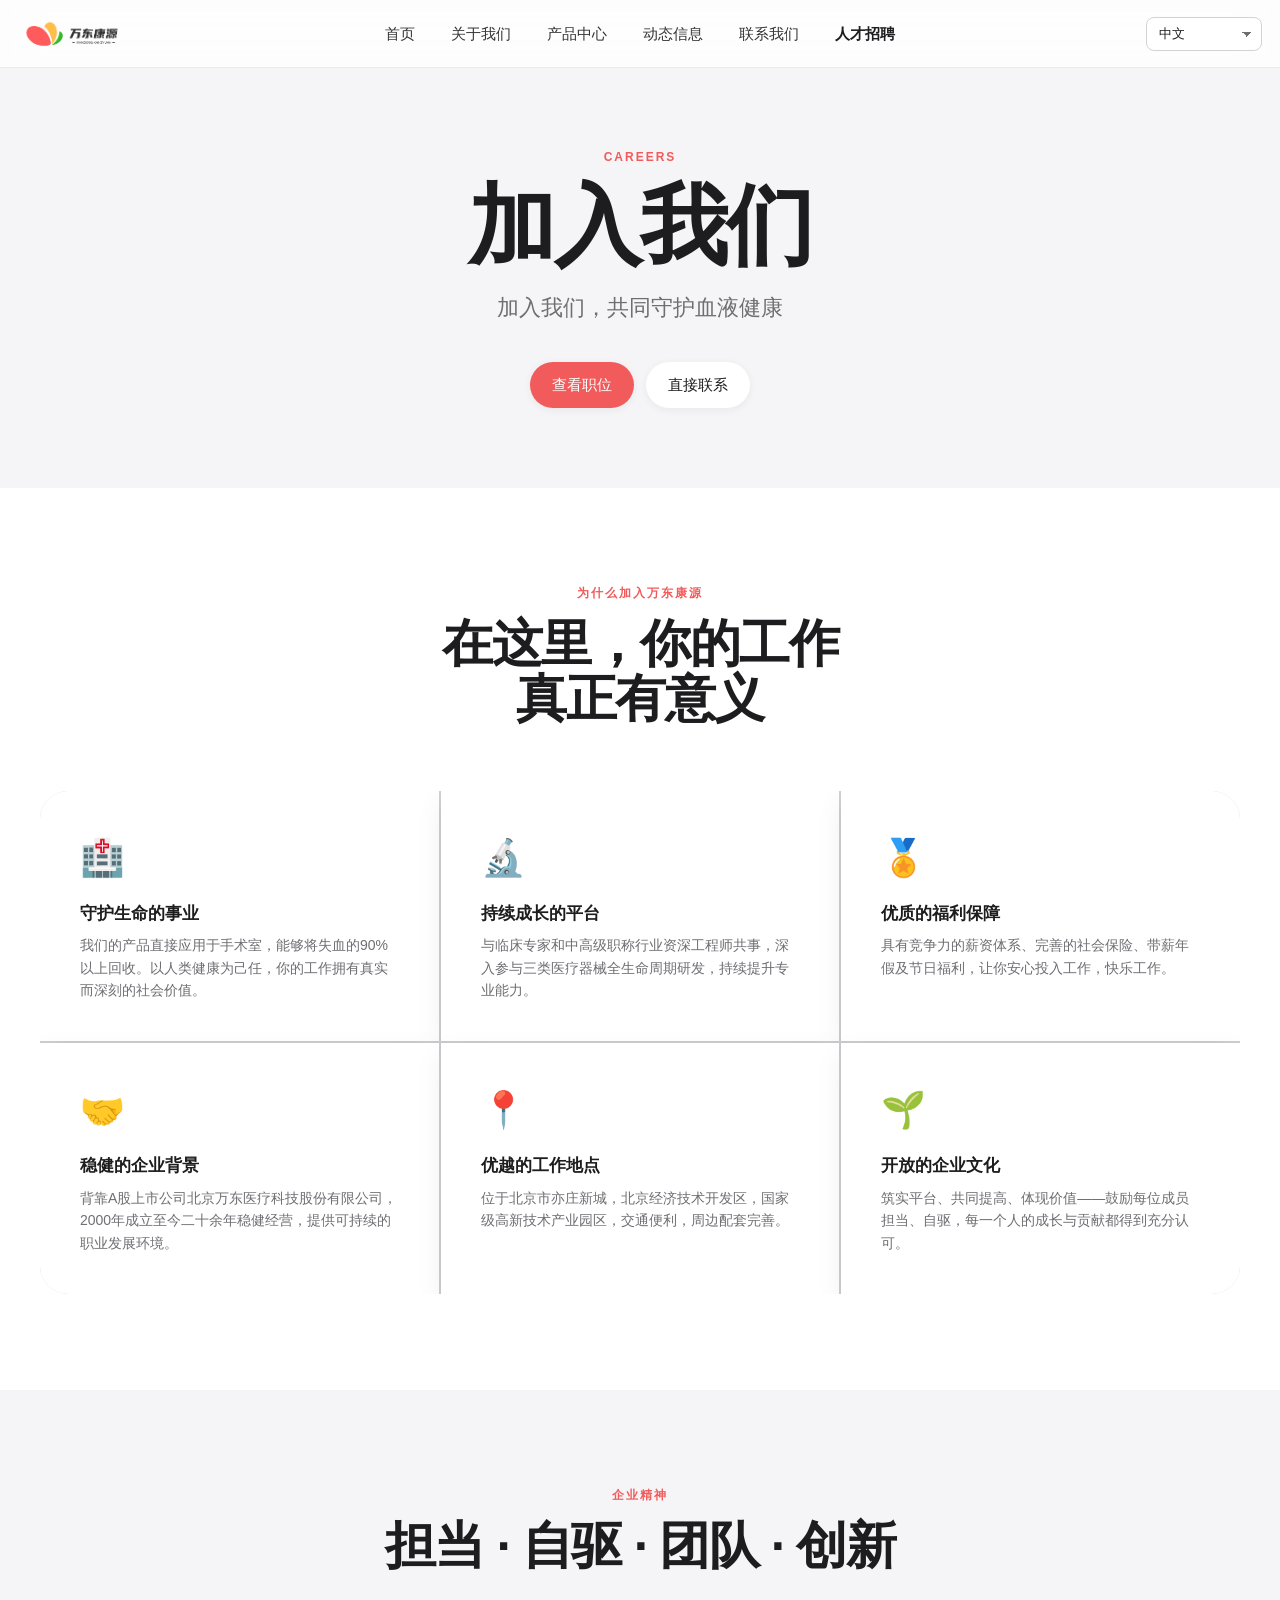
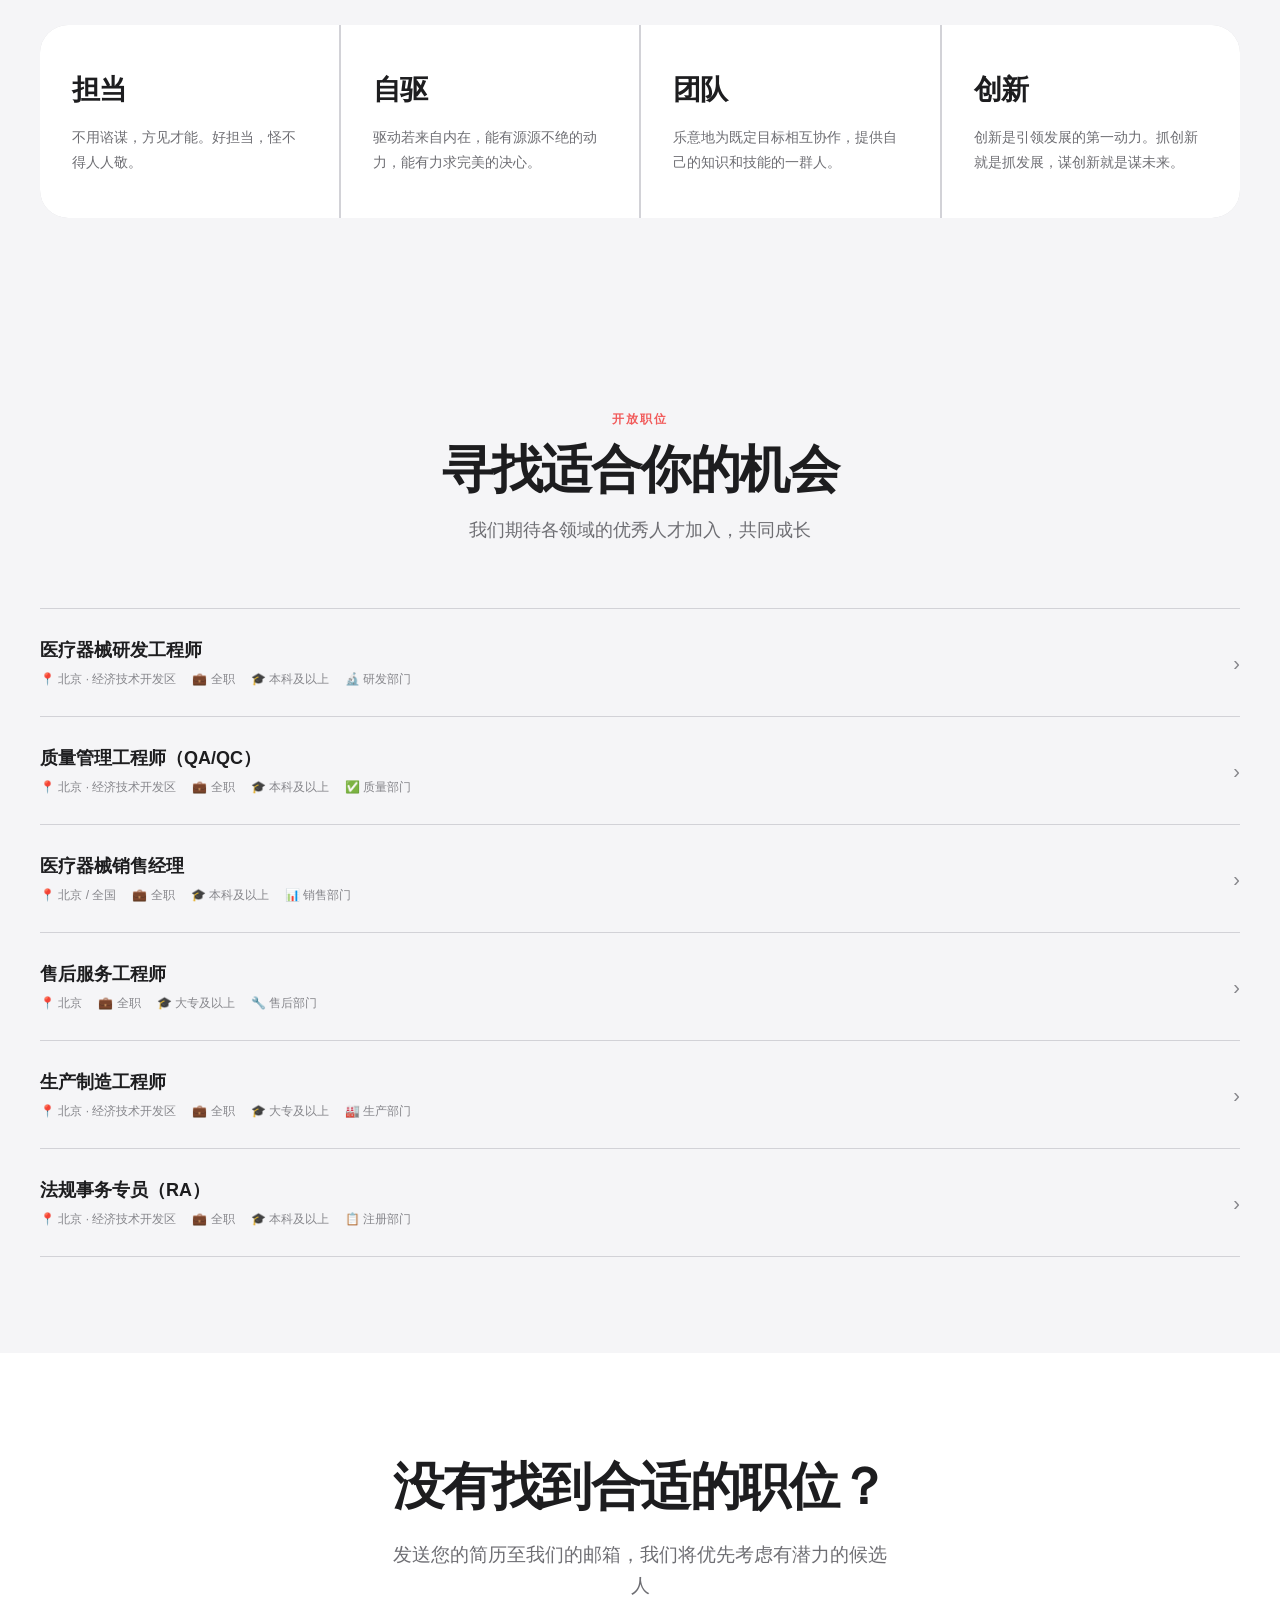
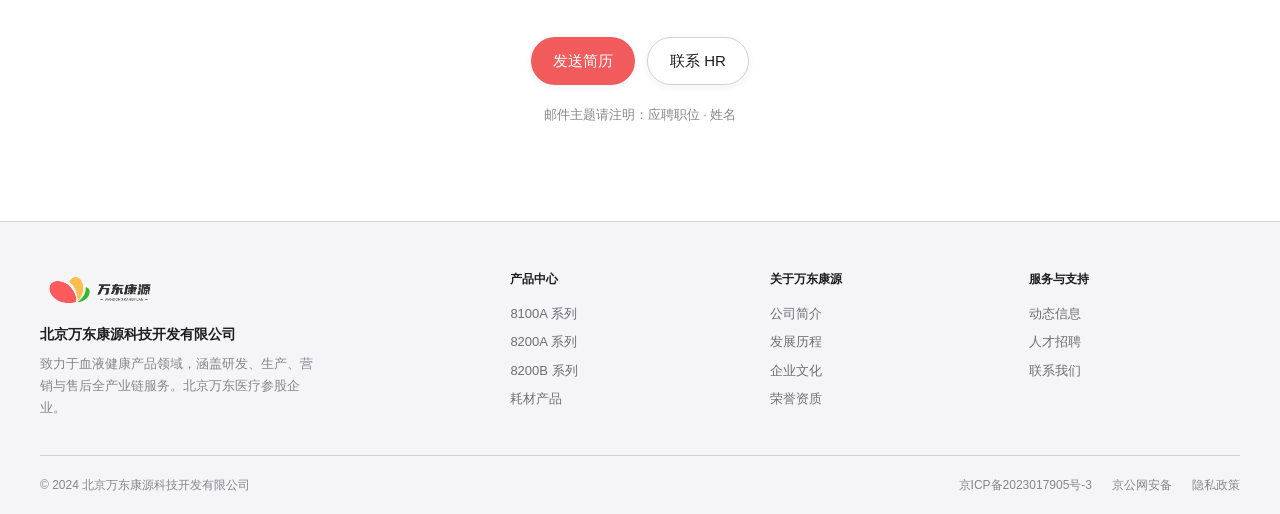
<file: careers.html>
<!DOCTYPE html>
<html lang="zh-CN" data-page-key="careers">
<head>
  <meta charset="UTF-8">
  <meta name="viewport" content="width=device-width, initial-scale=1.0">
  <meta name="description" content="万东康源人才招聘 — 加入我们，共同守护血液健康">
  <title>人才招聘 — 万东康源</title>
  <link rel="icon" type="image/png" href="ICON.png">
  <link rel="stylesheet" href="css/style.css">
</head>
<body>

  <!-- Nav -->
  <header class="nav">
    <a href="index.html" class="nav__logo">
      <img src="images/logo/Wandong%20Kangyuan%27s%20horizontal%20white%20logo.png" class="nav__logo-mark nav__logo-white" alt="万东康源">
      <img src="images/logo/Wandong%20Kangyuan%27s%20horizontal%20black%20logo.png" class="nav__logo-mark nav__logo-dark"  alt="万东康源">
    </a>
    <nav class="nav__links">
      <a href="index.html"    class="nav__link" data-i18n="nav.home">首页</a>
      <a href="about.html"    class="nav__link" data-i18n="nav.about">关于我们</a>
      <a href="products.html" class="nav__link" data-i18n="nav.products">产品中心</a>
      <a href="news.html"     class="nav__link" data-i18n="nav.news">动态信息</a>
      <a href="contact.html"  class="nav__link" data-i18n="nav.contact">联系我们</a>
      <a href="careers.html"  class="nav__link active" data-i18n="nav.careers">人才招聘</a>
    </nav>
    <select class="lang-select" id="lang-select" aria-label="Language selector">
      <option value="zh">中文</option>
      <option value="en">English</option>
      <option value="ko">한국어</option>
      <option value="ja">日本語</option>
    </select>
    <button class="nav__burger" aria-label="菜单" data-i18n-aria="meta.menu"><span></span><span></span><span></span></button>
  </header>
  <div class="nav__mobile">
    <button class="nav__mobile-close">✕</button>
    <a href="index.html"    class="nav__mobile-link" data-i18n="nav.home">首页</a>
    <a href="about.html"    class="nav__mobile-link" data-i18n="nav.about">关于我们</a>
    <a href="products.html" class="nav__mobile-link" data-i18n="nav.products">产品中心</a>
    <a href="news.html"     class="nav__mobile-link" data-i18n="nav.news">动态信息</a>
    <a href="contact.html"  class="nav__mobile-link" data-i18n="nav.contact">联系我们</a>
    <a href="careers.html"  class="nav__mobile-link" data-i18n="nav.careers">人才招聘</a>
  </div>

  <!-- Page Hero -->
  <div class="page-hero page-hero--gray">
    <p class="page-hero__eyebrow reveal" data-i18n="car.hero.eyebrow">CAREERS</p>
    <h1 class="page-hero__title reveal delay-1" data-i18n="car.hero.title">加入我们</h1>
    <p class="page-hero__sub reveal delay-2" data-i18n="car.hero.sub">
      加入我们，共同守护血液健康
    </p>
    <div class="page-hero__actions reveal delay-3">
      <a href="#jobs" class="btn btn--blue" data-i18n="btn.view-jobs">查看职位</a>
      <a href="contact.html" class="btn btn--white" data-i18n="btn.direct">直接联系</a>
    </div>
  </div>

  <!-- Why join -->
  <section class="section section--white">
    <div class="section__inner">
      <div class="reveal" style="text-align:center;margin-bottom:64px;">
        <p class="section__eyebrow" data-i18n="car.why.eyebrow">为什么加入万东康源</p>
        <h2 class="section__title" data-i18n-html="car.why.title">在这里，你的工作<br>真正有意义</h2>
      </div>
      <div class="perks-grid reveal">
        <div class="perk-card">
          <div class="perk-card__icon">🏥</div>
          <h3 class="perk-card__title" data-i18n="car.perk.1.title">守护生命的事业</h3>
          <p class="perk-card__desc" data-i18n="car.perk.1.desc">我们的产品直接应用于手术室，能够将失血的90%以上回收。以人类健康为己任，你的工作拥有真实而深刻的社会价值。</p>
        </div>
        <div class="perk-card perk-card--gray">
          <div class="perk-card__icon">🔬</div>
          <h3 class="perk-card__title" data-i18n="car.perk.2.title">持续成长的平台</h3>
          <p class="perk-card__desc" data-i18n="car.perk.2.desc">与临床专家和中高级职称行业资深工程师共事，深入参与三类医疗器械全生命周期研发，持续提升专业能力。</p>
        </div>
        <div class="perk-card">
          <div class="perk-card__icon">🏅</div>
          <h3 class="perk-card__title" data-i18n="car.perk.3.title">优质的福利保障</h3>
          <p class="perk-card__desc" data-i18n="car.perk.3.desc">具有竞争力的薪资体系、完善的社会保险、带薪年假及节日福利，让你安心投入工作，快乐工作。</p>
        </div>
        <div class="perk-card perk-card--gray">
          <div class="perk-card__icon">🤝</div>
          <h3 class="perk-card__title" data-i18n="car.perk.4.title">稳健的企业背景</h3>
          <p class="perk-card__desc" data-i18n="car.perk.4.desc">背靠A股上市公司北京万东医疗科技股份有限公司，2000年成立至今二十余年稳健经营，提供可持续的职业发展环境。</p>
        </div>
        <div class="perk-card">
          <div class="perk-card__icon">📍</div>
          <h3 class="perk-card__title" data-i18n="car.perk.5.title">优越的工作地点</h3>
          <p class="perk-card__desc" data-i18n="car.perk.5.desc">位于北京市亦庄新城，北京经济技术开发区，国家级高新技术产业园区，交通便利，周边配套完善。</p>
        </div>
        <div class="perk-card perk-card--gray">
          <div class="perk-card__icon">🌱</div>
          <h3 class="perk-card__title" data-i18n="car.perk.6.title">开放的企业文化</h3>
          <p class="perk-card__desc" data-i18n="car.perk.6.desc">筑实平台、共同提高、体现价值——鼓励每位成员担当、自驱，每一个人的成长与贡献都得到充分认可。</p>
        </div>
      </div>
    </div>
  </section>

  <!-- Spirit Values -->
  <section class="section section--gray">
    <div class="section__inner">
      <div class="reveal" style="text-align:center;margin-bottom:52px;">
        <p class="section__eyebrow" data-i18n="car.spirit.eyebrow">企业精神</p>
        <h2 class="section__title" data-i18n="car.spirit.title">担当 · 自驱 · 团队 · 创新</h2>
      </div>
      <div style="display:grid;grid-template-columns:repeat(4,1fr);gap:2px;background:var(--gray-4);border-radius:var(--radius-lg);overflow:hidden;" class="reveal">
        <div style="padding:44px 32px;background:var(--white);">
          <h3 style="font-size:28px;font-weight:800;color:var(--black);margin-bottom:14px;letter-spacing:-1px;" data-i18n="car.spirit.1.title">担当</h3>
          <p style="font-size:14px;color:var(--gray-2);line-height:1.75;" data-i18n="car.spirit.1.desc">不用谘谋，方见才能。好担当，怪不得人人敬。</p>
        </div>
        <div style="padding:44px 32px;background:var(--card-bg);">
          <h3 style="font-size:28px;font-weight:800;color:var(--black);margin-bottom:14px;letter-spacing:-1px;" data-i18n="car.spirit.2.title">自驱</h3>
          <p style="font-size:14px;color:var(--gray-2);line-height:1.75;" data-i18n="car.spirit.2.desc">驱动若来自内在，能有源源不绝的动力，能有力求完美的决心。</p>
        </div>
        <div style="padding:44px 32px;background:var(--white);">
          <h3 style="font-size:28px;font-weight:800;color:var(--black);margin-bottom:14px;letter-spacing:-1px;" data-i18n="car.spirit.3.title">团队</h3>
          <p style="font-size:14px;color:var(--gray-2);line-height:1.75;" data-i18n="car.spirit.3.desc">乐意地为既定目标相互协作，提供自己的知识和技能的一群人。</p>
        </div>
        <div style="padding:44px 32px;background:var(--card-bg);">
          <h3 style="font-size:28px;font-weight:800;color:var(--black);margin-bottom:14px;letter-spacing:-1px;" data-i18n="car.spirit.4.title">创新</h3>
          <p style="font-size:14px;color:var(--gray-2);line-height:1.75;" data-i18n="car.spirit.4.desc">创新是引领发展的第一动力。抓创新就是抓发展，谋创新就是谋未来。</p>
        </div>
      </div>
    </div>
  </section>

  <!-- Jobs -->
  <section class="section section--gray" id="jobs">
    <div class="section__inner">
      <div class="reveal" style="text-align:center;margin-bottom:52px;">
        <p class="section__eyebrow" data-i18n="car.jobs.eyebrow">开放职位</p>
        <h2 class="section__title" data-i18n="car.jobs.title">寻找适合你的机会</h2>
        <p class="section__sub" data-i18n="car.jobs.sub">我们期待各领域的优秀人才加入，共同成长</p>
      </div>

      <div class="jobs-list reveal">

        <div class="job-item">
          <div class="job-item__info">
            <h3 class="job-item__title" data-i18n="car.job.1.title">医疗器械研发工程师</h3>
            <div class="job-item__meta">
              <span class="job-item__tag" data-i18n="car.job.tag.beijing-eda">📍 北京 · 经济技术开发区</span>
              <span class="job-item__tag" data-i18n="car.job.tag.fulltime">💼 全职</span>
              <span class="job-item__tag" data-i18n="car.job.tag.bachelor">🎓 本科及以上</span>
              <span class="job-item__tag" data-i18n="car.job.tag.rd">🔬 研发部门</span>
            </div>
          </div>
          <span class="job-item__arrow">›</span>
        </div>

        <div class="job-item">
          <div class="job-item__info">
            <h3 class="job-item__title" data-i18n="car.job.2.title">质量管理工程师（QA/QC）</h3>
            <div class="job-item__meta">
              <span class="job-item__tag" data-i18n="car.job.tag.beijing-eda">📍 北京 · 经济技术开发区</span>
              <span class="job-item__tag" data-i18n="car.job.tag.fulltime">💼 全职</span>
              <span class="job-item__tag" data-i18n="car.job.tag.bachelor">🎓 本科及以上</span>
              <span class="job-item__tag" data-i18n="car.job.tag.qa">✅ 质量部门</span>
            </div>
          </div>
          <span class="job-item__arrow">›</span>
        </div>

        <div class="job-item">
          <div class="job-item__info">
            <h3 class="job-item__title" data-i18n="car.job.3.title">医疗器械销售经理</h3>
            <div class="job-item__meta">
              <span class="job-item__tag" data-i18n="car.job.tag.beijing-nation">📍 北京 / 全国</span>
              <span class="job-item__tag" data-i18n="car.job.tag.fulltime">💼 全职</span>
              <span class="job-item__tag" data-i18n="car.job.tag.bachelor">🎓 本科及以上</span>
              <span class="job-item__tag" data-i18n="car.job.tag.sales">📊 销售部门</span>
            </div>
          </div>
          <span class="job-item__arrow">›</span>
        </div>

        <div class="job-item">
          <div class="job-item__info">
            <h3 class="job-item__title" data-i18n="car.job.4.title">售后服务工程师</h3>
            <div class="job-item__meta">
              <span class="job-item__tag" data-i18n="car.job.tag.beijing">📍 北京</span>
              <span class="job-item__tag" data-i18n="car.job.tag.fulltime">💼 全职</span>
              <span class="job-item__tag" data-i18n="car.job.tag.associate">🎓 大专及以上</span>
              <span class="job-item__tag" data-i18n="car.job.tag.service">🔧 售后部门</span>
            </div>
          </div>
          <span class="job-item__arrow">›</span>
        </div>

        <div class="job-item">
          <div class="job-item__info">
            <h3 class="job-item__title" data-i18n="car.job.5.title">生产制造工程师</h3>
            <div class="job-item__meta">
              <span class="job-item__tag" data-i18n="car.job.tag.beijing-eda">📍 北京 · 经济技术开发区</span>
              <span class="job-item__tag" data-i18n="car.job.tag.fulltime">💼 全职</span>
              <span class="job-item__tag" data-i18n="car.job.tag.associate">🎓 大专及以上</span>
              <span class="job-item__tag" data-i18n="car.job.tag.mfg">🏭 生产部门</span>
            </div>
          </div>
          <span class="job-item__arrow">›</span>
        </div>

        <div class="job-item">
          <div class="job-item__info">
            <h3 class="job-item__title" data-i18n="car.job.6.title">法规事务专员（RA）</h3>
            <div class="job-item__meta">
              <span class="job-item__tag" data-i18n="car.job.tag.beijing-eda">📍 北京 · 经济技术开发区</span>
              <span class="job-item__tag" data-i18n="car.job.tag.fulltime">💼 全职</span>
              <span class="job-item__tag" data-i18n="car.job.tag.bachelor">🎓 本科及以上</span>
              <span class="job-item__tag" data-i18n="car.job.tag.ra">📋 注册部门</span>
            </div>
          </div>
          <span class="job-item__arrow">›</span>
        </div>

      </div>
    </div>
  </section>

  <!-- Apply CTA -->
  <section class="section section--white" style="text-align:center;">
    <h2 style="font-size:clamp(28px,4vw,52px);font-weight:700;letter-spacing:-1.5px;color:var(--black);margin-bottom:14px;" class="reveal" data-i18n="car.cta.title">
      没有找到合适的职位？
    </h2>
    <p style="font-size:19px;color:var(--gray-2);margin-bottom:36px;max-width:500px;margin-left:auto;margin-right:auto;line-height:1.6;" class="reveal delay-1" data-i18n="car.cta.sub">
      发送您的简历至我们的邮箱，我们将优先考虑有潜力的候选人
    </p>
    <div class="reveal delay-2" style="display:flex;gap:12px;justify-content:center;flex-wrap:wrap;">
      <a href="mailto:wandongkangyuan@wdkangyuan.cn" class="btn btn--blue" data-i18n="btn.send-cv">发送简历</a>
      <a href="contact.html" class="btn" style="background:var(--card-bg);color:var(--black);border:1px solid var(--gray-4);" data-i18n="btn.contact-hr">联系 HR</a>
    </div>
    <p style="font-size:13px;color:var(--gray-3);margin-top:20px;" class="reveal delay-3" data-i18n="car.cta.note">
      邮件主题请注明：应聘职位 · 姓名
    </p>
  </section>

  <!-- Footer -->
  <footer class="footer">
    <div class="footer__inner">
      <div class="footer__top">
        <div>
          <img src="images/logo/Wandong%20Kangyuan%27s%20horizontal%20black%20logo.png" class="footer__logo-img" alt="万东康源">
          <div class="footer__brand-name" data-i18n="ftr.brand">北京万东康源科技开发有限公司</div>
          <p class="footer__brand-desc" data-i18n="ftr.desc">致力于血液健康产品领域，涵盖研发、生产、营销与售后全产业链服务。北京万东医疗参股企业。</p>
        </div>
        <div>
          <div class="footer__col-head" data-i18n="ftr.col.prod">产品中心</div>
          <div class="footer__col-links">
            <a href="products.html" class="footer__col-link" data-i18n="ftr.l.8100a">8100A 系列</a>
            <a href="products.html" class="footer__col-link" data-i18n="ftr.l.8200a">8200A 系列</a>
            <a href="products.html" class="footer__col-link" data-i18n="ftr.l.8200b">8200B 系列</a>
            <a href="products.html" class="footer__col-link" data-i18n="ftr.l.csm">耗材产品</a>
          </div>
        </div>
        <div>
          <div class="footer__col-head" data-i18n="ftr.col.about">关于万东康源</div>
          <div class="footer__col-links">
            <a href="about.html" class="footer__col-link" data-i18n="ftr.l.intro">公司简介</a>
            <a href="about.html" class="footer__col-link" data-i18n="ftr.l.history">发展历程</a>
            <a href="about.html" class="footer__col-link" data-i18n="ftr.l.culture">企业文化</a>
            <a href="about.html" class="footer__col-link" data-i18n="ftr.l.honors">荣誉资质</a>
          </div>
        </div>
        <div>
          <div class="footer__col-head" data-i18n="ftr.col.svc">服务与支持</div>
          <div class="footer__col-links">
            <a href="news.html"    class="footer__col-link" data-i18n="ftr.l.news">动态信息</a>
            <a href="careers.html" class="footer__col-link" data-i18n="ftr.l.careers">人才招聘</a>
            <a href="contact.html" class="footer__col-link" data-i18n="ftr.l.contact">联系我们</a>
          </div>
        </div>
      </div>
      <div class="footer__bottom">
        <div class="footer__copy" data-i18n="ftr.copy">© 2024 北京万东康源科技开发有限公司</div>
        <div class="footer__legal">
          <a href="https://beian.miit.gov.cn/" target="_blank" rel="noopener" data-i18n="ftr.beian">京ICP备2023017905号-3</a>
          <a href="#" data-i18n="ftr.legal">京公网安备</a>
          <a href="#" data-i18n="ftr.privacy">隐私政策</a>
        </div>
      </div>
    </div>
  </footer>

  <script src="js/i18n.js"></script>
  <script src="js/main.js"></script>
</body>
</html>
</file>
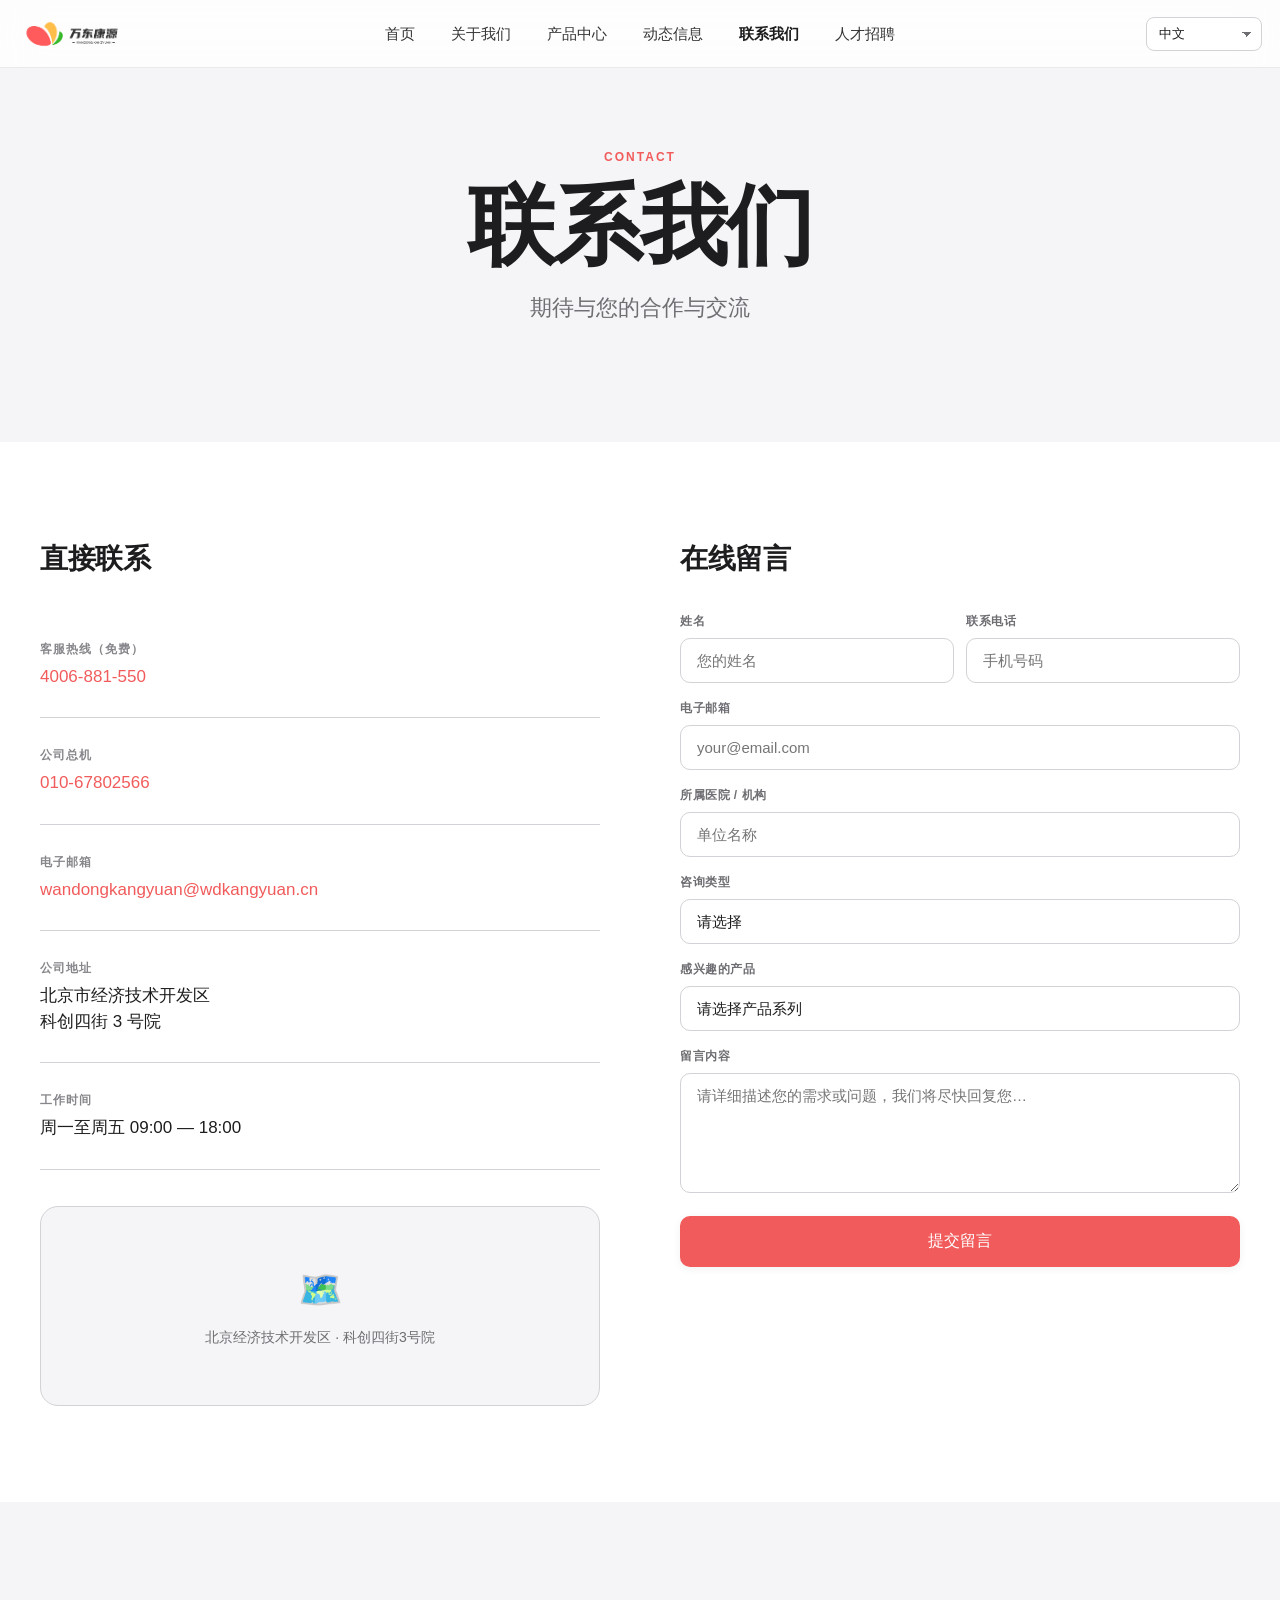
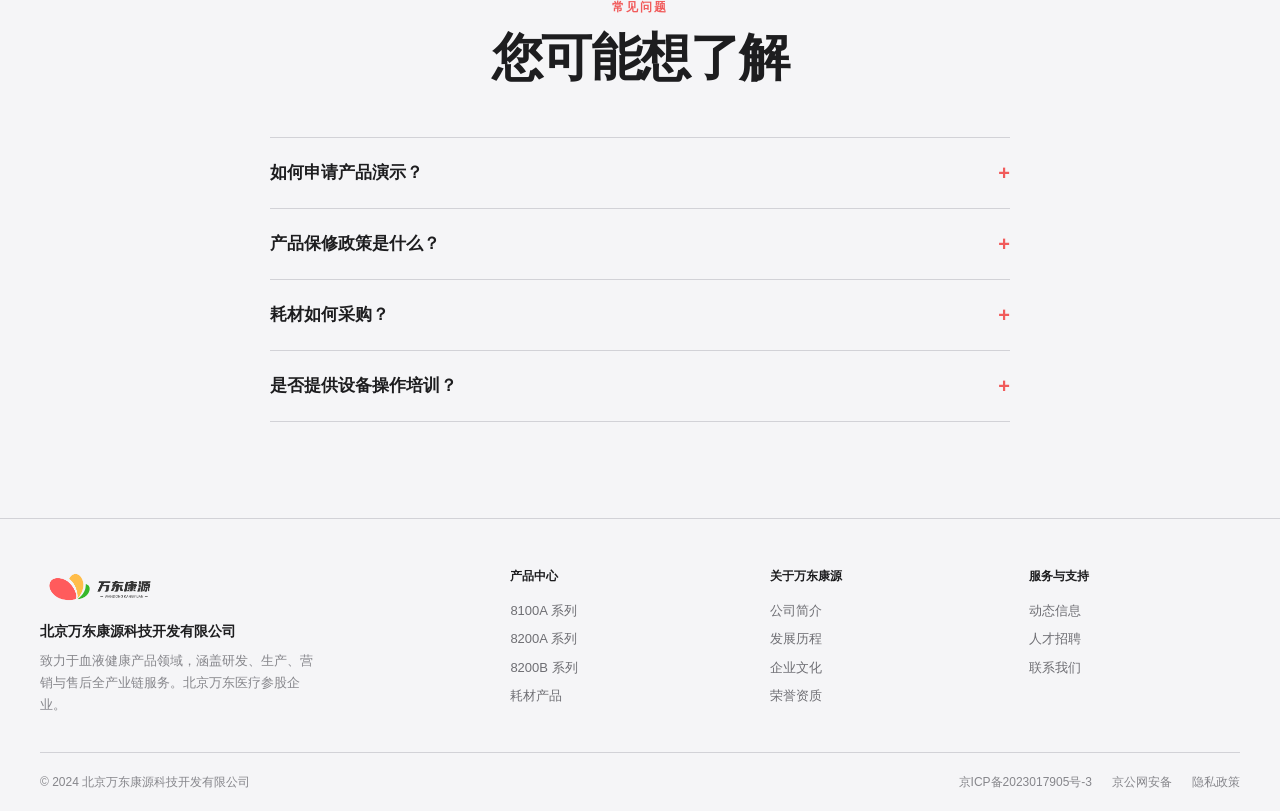
<file: contact.html>
<!DOCTYPE html>
<html lang="zh-CN" data-page-key="contact">
<head>
  <meta charset="UTF-8">
  <meta name="viewport" content="width=device-width, initial-scale=1.0">
  <meta name="description" content="联系万东康源 — 产品咨询、技术支持与商务合作">
  <title>联系我们 — 万东康源</title>
  <link rel="icon" type="image/png" href="ICON.png">
  <link rel="stylesheet" href="css/style.css">
</head>
<body>

  <!-- Nav -->
  <header class="nav">
    <a href="index.html" class="nav__logo">
      <img src="images/logo/Wandong%20Kangyuan%27s%20horizontal%20white%20logo.png" class="nav__logo-mark nav__logo-white" alt="万东康源">
      <img src="images/logo/Wandong%20Kangyuan%27s%20horizontal%20black%20logo.png" class="nav__logo-mark nav__logo-dark"  alt="万东康源">
    </a>
    <nav class="nav__links">
      <a href="index.html"    class="nav__link" data-i18n="nav.home">首页</a>
      <a href="about.html"    class="nav__link" data-i18n="nav.about">关于我们</a>
      <a href="products.html" class="nav__link" data-i18n="nav.products">产品中心</a>
      <a href="news.html"     class="nav__link" data-i18n="nav.news">动态信息</a>
      <a href="contact.html"  class="nav__link active" data-i18n="nav.contact">联系我们</a>
      <a href="careers.html"  class="nav__link" data-i18n="nav.careers">人才招聘</a>
    </nav>
    <select class="lang-select" id="lang-select" aria-label="Language selector">
      <option value="zh">中文</option>
      <option value="en">English</option>
      <option value="ko">한국어</option>
      <option value="ja">日本語</option>
    </select>
    <button class="nav__burger" aria-label="菜单" data-i18n-aria="meta.menu"><span></span><span></span><span></span></button>
  </header>
  <div class="nav__mobile">
    <button class="nav__mobile-close">✕</button>
    <a href="index.html"    class="nav__mobile-link" data-i18n="nav.home">首页</a>
    <a href="about.html"    class="nav__mobile-link" data-i18n="nav.about">关于我们</a>
    <a href="products.html" class="nav__mobile-link" data-i18n="nav.products">产品中心</a>
    <a href="news.html"     class="nav__mobile-link" data-i18n="nav.news">动态信息</a>
    <a href="contact.html"  class="nav__mobile-link" data-i18n="nav.contact">联系我们</a>
    <a href="careers.html"  class="nav__mobile-link" data-i18n="nav.careers">人才招聘</a>
  </div>

  <!-- Page Hero -->
  <div class="page-hero page-hero--gray">
    <p class="page-hero__eyebrow reveal" data-i18n="cont.hero.eyebrow">CONTACT</p>
    <h1 class="page-hero__title reveal delay-1" data-i18n="cont.hero.title">联系我们</h1>
    <p class="page-hero__sub reveal delay-2" data-i18n="cont.hero.sub">
      期待与您的合作与交流
    </p>
  </div>

  <!-- Contact Grid -->
  <section class="section section--white">
    <div class="contact-grid">
      <!-- Info -->
      <div class="reveal">
        <h2 style="font-size:28px;font-weight:700;letter-spacing:-.5px;margin-bottom:32px;" data-i18n="cont.info.title">直接联系</h2>
        <div class="contact-info__item">
          <div class="contact-info__label" data-i18n="cont.info.hotline">客服热线（免费）</div>
          <div class="contact-info__value">
            <a href="tel:4006881550">4006-881-550</a>
          </div>
        </div>
        <div class="contact-info__item">
          <div class="contact-info__label" data-i18n="cont.info.phone">公司总机</div>
          <div class="contact-info__value">
            <a href="tel:01067802566">010-67802566</a>
          </div>
        </div>
        <div class="contact-info__item">
          <div class="contact-info__label" data-i18n="cont.info.email">电子邮箱</div>
          <div class="contact-info__value">
            <a href="mailto:wandongkangyuan@wdkangyuan.cn">wandongkangyuan@wdkangyuan.cn</a>
          </div>
        </div>
        <div class="contact-info__item">
          <div class="contact-info__label" data-i18n="cont.info.address">公司地址</div>
          <div class="contact-info__value" data-i18n-html="cont.info.address.val">北京市经济技术开发区<br>科创四街 3 号院</div>
        </div>
        <div class="contact-info__item">
          <div class="contact-info__label" data-i18n="cont.info.hours">工作时间</div>
          <div class="contact-info__value" data-i18n="cont.info.hours.val">周一至周五 09:00 — 18:00</div>
        </div>

        <!-- Map placeholder -->
        <div style="margin-top:36px;background:var(--gray-5);border-radius:var(--radius);height:200px;display:flex;align-items:center;justify-content:center;flex-direction:column;gap:10px;border:1px solid var(--gray-4);">
          <span style="font-size:36px;">🗺️</span>
          <span style="font-size:14px;color:var(--gray-2);">北京经济技术开发区 · 科创四街3号院</span>
        </div>
      </div>

      <!-- Form -->
      <div class="reveal delay-2">
        <h2 class="contact-form__title" data-i18n="cont.form.title">在线留言</h2>
        <form class="contact-form">
          <div class="form-row">
            <div class="form-group">
              <label for="name" data-i18n="form.label.name">姓名</label>
              <input type="text" id="name" placeholder="您的姓名" required data-i18n-ph="form.name.ph">
            </div>
            <div class="form-group">
              <label for="phone" data-i18n="form.label.phone">联系电话</label>
              <input type="tel" id="phone" placeholder="手机号码" data-i18n-ph="form.phone.ph">
            </div>
          </div>
          <div class="form-group">
            <label for="email" data-i18n="form.label.email">电子邮箱</label>
            <input type="email" id="email" placeholder="your@email.com" data-i18n-ph="form.email.ph">
          </div>
          <div class="form-group">
            <label for="org" data-i18n="form.label.org">所属医院 / 机构</label>
            <input type="text" id="org" placeholder="单位名称" data-i18n-ph="form.org.ph">
          </div>
          <div class="form-group">
            <label for="subject" data-i18n="form.label.subject">咨询类型</label>
            <select id="subject">
              <option value="" data-i18n="form.select.choose">请选择</option>
              <option data-i18n="form.select.prod-inquiry">产品咨询</option>
              <option data-i18n="form.select.tech">技术支持</option>
              <option data-i18n="form.select.business">商务合作</option>
              <option data-i18n="form.select.after-sales">售后服务</option>
              <option data-i18n="form.select.other">其他</option>
            </select>
          </div>
          <div class="form-group">
            <label for="product" data-i18n="form.label.product">感兴趣的产品</label>
            <select id="product">
              <option value="" data-i18n="form.select.prod-choose">请选择产品系列</option>
              <option>8100A 系列</option>
              <option>8200A 系列</option>
              <option>8200B 系列</option>
              <option data-i18n="ftr.l.csm">耗材产品</option>
              <option data-i18n="form.select.uncertain">暂不确定</option>
            </select>
          </div>
          <div class="form-group">
            <label for="msg" data-i18n="form.label.msg">留言内容</label>
            <textarea id="msg" placeholder="请详细描述您的需求或问题，我们将尽快回复您…" data-i18n-ph="form.msg.ph"></textarea>
          </div>
          <button type="submit" class="btn btn--blue btn--submit" data-i18n="btn.submit">提交留言</button>
        </form>
      </div>
    </div>
  </section>

  <!-- FAQ -->
  <section class="section section--gray">
    <div class="section__inner--narrow">
      <div class="reveal" style="text-align:center;margin-bottom:52px;">
        <p class="section__eyebrow" data-i18n="cont.faq.eyebrow">常见问题</p>
        <h2 class="section__title" data-i18n="cont.faq.title">您可能想了解</h2>
      </div>
      <div style="display:flex;flex-direction:column;gap:0;" class="reveal">
        <details style="border-top:1px solid var(--gray-4);padding:20px 0;cursor:pointer;">
          <summary style="font-size:17px;font-weight:600;color:var(--black);list-style:none;display:flex;justify-content:space-between;align-items:center;">
            <span data-i18n="cont.faq.1.q">如何申请产品演示？</span><span style="color:var(--blue);font-size:20px;">+</span>
          </summary>
          <p style="font-size:15px;color:var(--gray-2);line-height:1.7;margin-top:12px;" data-i18n="cont.faq.1.a">您可以通过上方表单留言，或直接拨打客服热线 4006-881-550，我们的产品顾问将为您安排上门演示或院内参观。</p>
        </details>
        <details style="border-top:1px solid var(--gray-4);padding:20px 0;cursor:pointer;">
          <summary style="font-size:17px;font-weight:600;color:var(--black);list-style:none;display:flex;justify-content:space-between;align-items:center;">
            <span data-i18n="cont.faq.2.q">产品保修政策是什么？</span><span style="color:var(--blue);font-size:20px;">+</span>
          </summary>
          <p style="font-size:15px;color:var(--gray-2);line-height:1.7;margin-top:12px;" data-i18n="cont.faq.2.a">公司对所有整机产品提供标准保修服务，具体保修期限及条款请联系我们的售后服务团队获取详细信息。</p>
        </details>
        <details style="border-top:1px solid var(--gray-4);padding:20px 0;cursor:pointer;">
          <summary style="font-size:17px;font-weight:600;color:var(--black);list-style:none;display:flex;justify-content:space-between;align-items:center;">
            <span data-i18n="cont.faq.3.q">耗材如何采购？</span><span style="color:var(--blue);font-size:20px;">+</span>
          </summary>
          <p style="font-size:15px;color:var(--gray-2);line-height:1.7;margin-top:12px;" data-i18n="cont.faq.3.a">原厂配套耗材可直接联系我们的销售团队订购，支持批量采购及定期配送服务，确保您的手术用量无忧。</p>
        </details>
        <details style="border-top:1px solid var(--gray-4);border-bottom:1px solid var(--gray-4);padding:20px 0;cursor:pointer;">
          <summary style="font-size:17px;font-weight:600;color:var(--black);list-style:none;display:flex;justify-content:space-between;align-items:center;">
            <span data-i18n="cont.faq.4.q">是否提供设备操作培训？</span><span style="color:var(--blue);font-size:20px;">+</span>
          </summary>
          <p style="font-size:15px;color:var(--gray-2);line-height:1.7;margin-top:12px;" data-i18n="cont.faq.4.a">是的，我们为所有采购客户提供免费的设备安装调试和操作培训服务，确保医护人员能够熟练、规范地使用设备。</p>
        </details>
      </div>
    </div>
  </section>

  <!-- Footer -->
  <footer class="footer">
    <div class="footer__inner">
      <div class="footer__top">
        <div>
          <img src="images/logo/Wandong%20Kangyuan%27s%20horizontal%20black%20logo.png" class="footer__logo-img" alt="万东康源">
          <div class="footer__brand-name" data-i18n="ftr.brand">北京万东康源科技开发有限公司</div>
          <p class="footer__brand-desc" data-i18n="ftr.desc">致力于血液健康产品领域，涵盖研发、生产、营销与售后全产业链服务。北京万东医疗参股企业。</p>
        </div>
        <div>
          <div class="footer__col-head" data-i18n="ftr.col.prod">产品中心</div>
          <div class="footer__col-links">
            <a href="products.html" class="footer__col-link" data-i18n="ftr.l.8100a">8100A 系列</a>
            <a href="products.html" class="footer__col-link" data-i18n="ftr.l.8200a">8200A 系列</a>
            <a href="products.html" class="footer__col-link" data-i18n="ftr.l.8200b">8200B 系列</a>
            <a href="products.html" class="footer__col-link" data-i18n="ftr.l.csm">耗材产品</a>
          </div>
        </div>
        <div>
          <div class="footer__col-head" data-i18n="ftr.col.about">关于万东康源</div>
          <div class="footer__col-links">
            <a href="about.html" class="footer__col-link" data-i18n="ftr.l.intro">公司简介</a>
            <a href="about.html" class="footer__col-link" data-i18n="ftr.l.history">发展历程</a>
            <a href="about.html" class="footer__col-link" data-i18n="ftr.l.culture">企业文化</a>
            <a href="about.html" class="footer__col-link" data-i18n="ftr.l.honors">荣誉资质</a>
          </div>
        </div>
        <div>
          <div class="footer__col-head" data-i18n="ftr.col.svc">服务与支持</div>
          <div class="footer__col-links">
            <a href="news.html"    class="footer__col-link" data-i18n="ftr.l.news">动态信息</a>
            <a href="careers.html" class="footer__col-link" data-i18n="ftr.l.careers">人才招聘</a>
            <a href="contact.html" class="footer__col-link" data-i18n="ftr.l.contact">联系我们</a>
          </div>
        </div>
      </div>
      <div class="footer__bottom">
        <div class="footer__copy" data-i18n="ftr.copy">© 2024 北京万东康源科技开发有限公司</div>
        <div class="footer__legal">
          <a href="https://beian.miit.gov.cn/" target="_blank" rel="noopener" data-i18n="ftr.beian">京ICP备2023017905号-3</a>
          <a href="#" data-i18n="ftr.legal">京公网安备</a>
          <a href="#" data-i18n="ftr.privacy">隐私政策</a>
        </div>
      </div>
    </div>
  </footer>

  <script src="js/i18n.js"></script>
  <script src="js/main.js"></script>
</body>
</html>
</file>
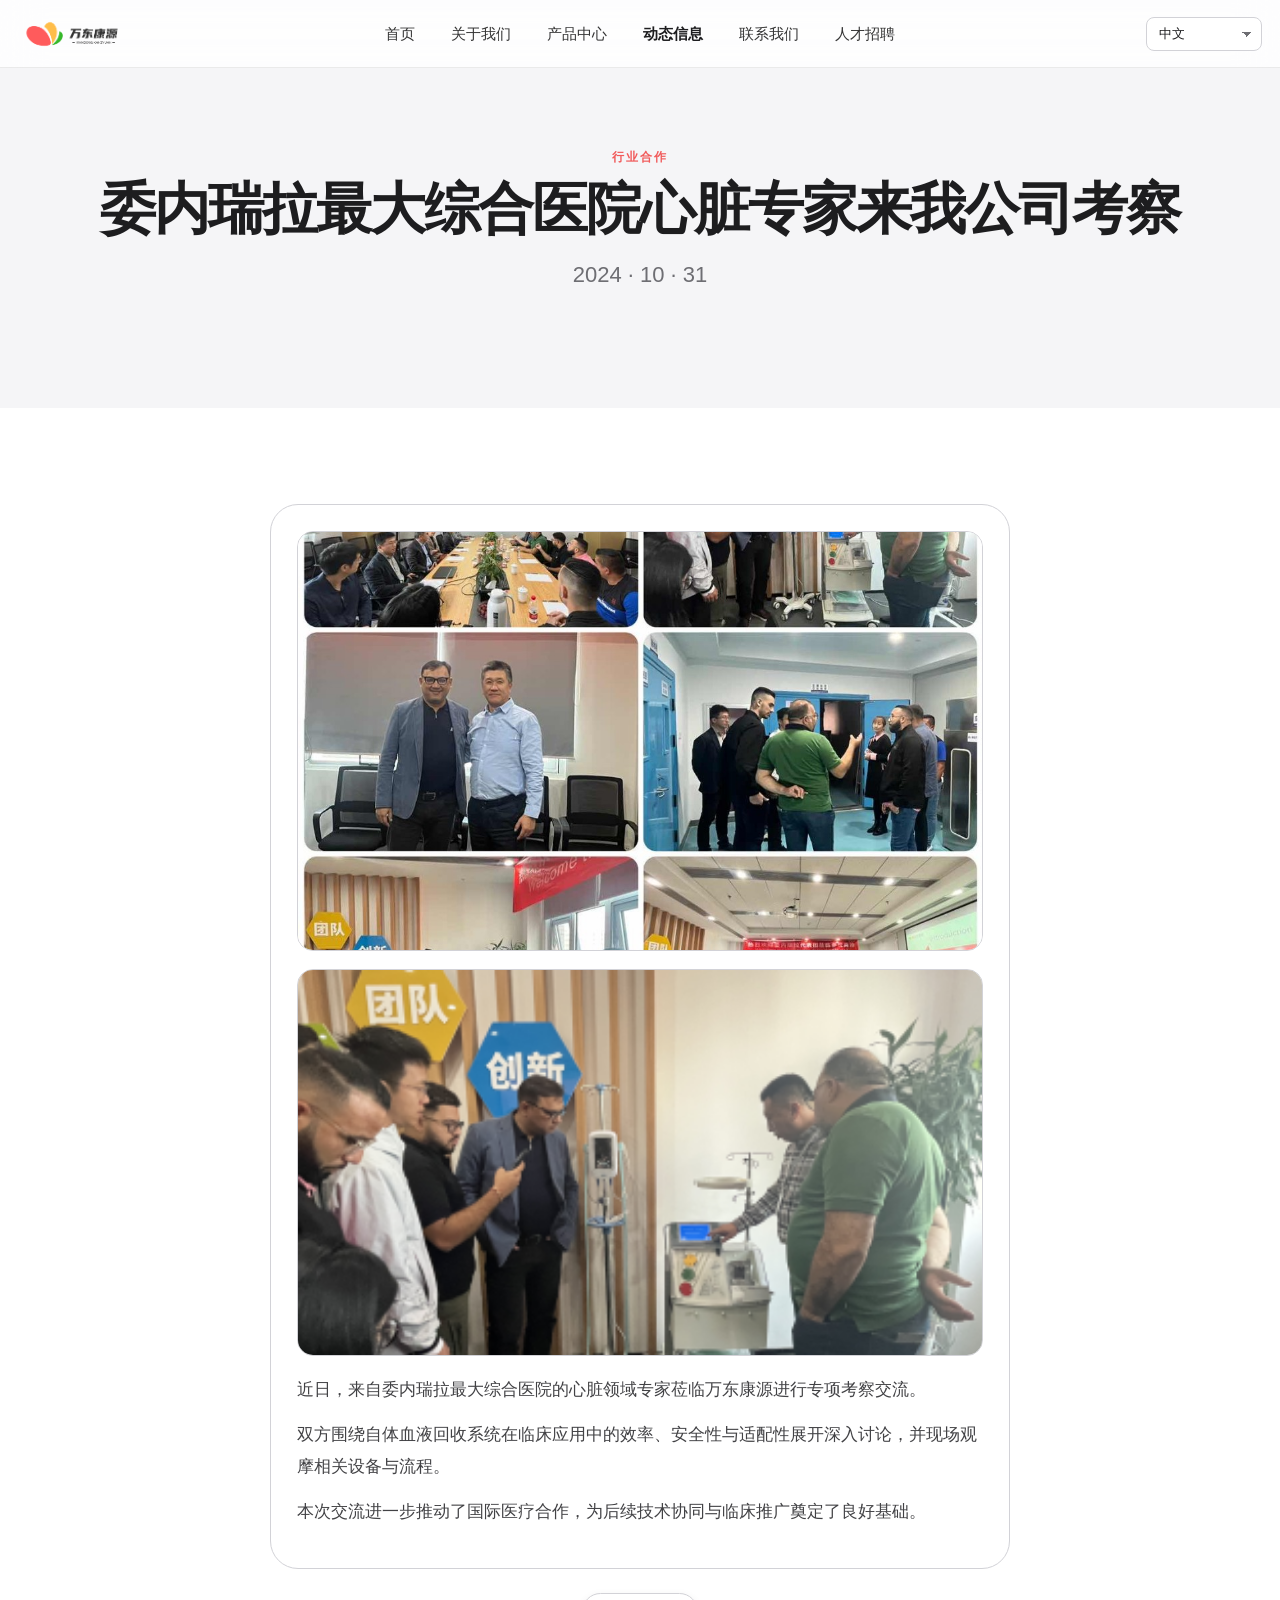
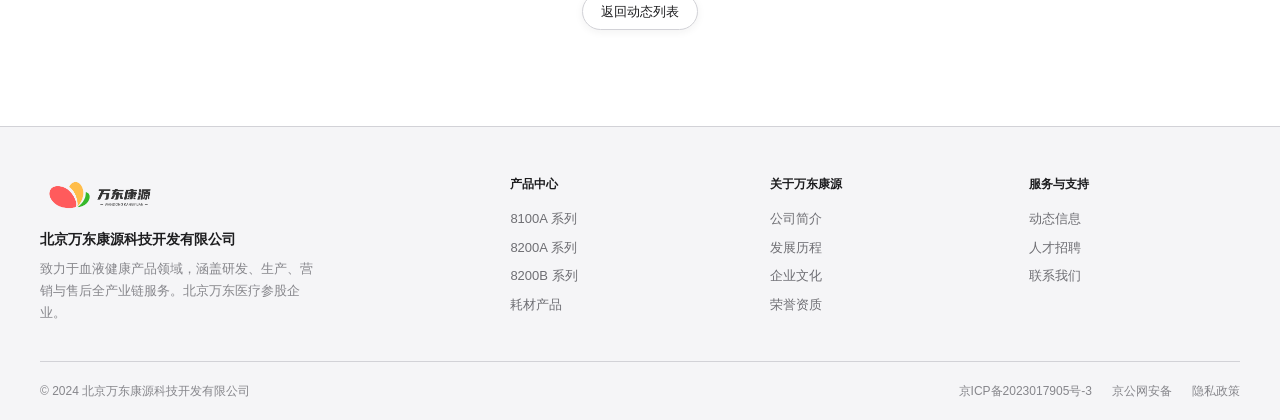
<file: news-detail.html>
<!DOCTYPE html>
<html lang="zh-CN" data-page-key="news">
<head>
  <meta charset="UTF-8">
  <meta name="viewport" content="width=device-width, initial-scale=1.0">
  <meta name="description" content="万东康源动态详情">
  <title>动态详情 — 万东康源</title>
  <link rel="icon" type="image/png" href="ICON.png">
  <link rel="stylesheet" href="css/style.css">
</head>
<body>
  <header class="nav">
    <a href="index.html" class="nav__logo">
      <img src="images/logo/Wandong%20Kangyuan%27s%20horizontal%20white%20logo.png" class="nav__logo-mark nav__logo-white" alt="万东康源">
      <img src="images/logo/Wandong%20Kangyuan%27s%20horizontal%20black%20logo.png" class="nav__logo-mark nav__logo-dark"  alt="万东康源">
    </a>
    <nav class="nav__links">
      <a href="index.html" class="nav__link" data-i18n="nav.home">首页</a>
      <a href="about.html" class="nav__link" data-i18n="nav.about">关于我们</a>
      <a href="products.html" class="nav__link" data-i18n="nav.products">产品中心</a>
      <a href="news.html" class="nav__link active" data-i18n="nav.news">动态信息</a>
      <a href="contact.html" class="nav__link" data-i18n="nav.contact">联系我们</a>
      <a href="careers.html" class="nav__link" data-i18n="nav.careers">人才招聘</a>
    </nav>
    <select class="lang-select" id="lang-select" aria-label="Language selector">
      <option value="zh">中文</option>
      <option value="en">English</option>
      <option value="ko">한국어</option>
      <option value="ja">日本語</option>
    </select>
    <button class="nav__burger" aria-label="菜单" data-i18n-aria="meta.menu"><span></span><span></span><span></span></button>
  </header>
  <div class="nav__mobile">
    <button class="nav__mobile-close">✕</button>
    <a href="index.html" class="nav__mobile-link" data-i18n="nav.home">首页</a>
    <a href="about.html" class="nav__mobile-link" data-i18n="nav.about">关于我们</a>
    <a href="products.html" class="nav__mobile-link" data-i18n="nav.products">产品中心</a>
    <a href="news.html" class="nav__mobile-link" data-i18n="nav.news">动态信息</a>
    <a href="contact.html" class="nav__mobile-link" data-i18n="nav.contact">联系我们</a>
    <a href="careers.html" class="nav__mobile-link" data-i18n="nav.careers">人才招聘</a>
  </div>

  <div class="page-hero page-hero--gray">
    <p class="page-hero__eyebrow reveal" id="detailTag">行业合作</p>
    <h1 class="page-hero__title reveal delay-1" style="font-size:clamp(30px,4.5vw,56px);" id="detailTitle">动态详情</h1>
    <p class="page-hero__sub reveal delay-2" id="detailDate">2024 · 10 · 31</p>
  </div>

  <section class="section section--white">
    <div class="section__inner--narrow">
      <article class="reveal" style="background:var(--card-bg);border:1px solid var(--gray-4);border-radius:var(--radius-lg);padding:26px;">
        <img id="detailMainImage" src="" alt="动态配图" class="news-detail__image">
        <img id="detailSecondImage" src="" alt="动态配图补充" class="news-detail__image">
        <div id="detailBody" style="font-size:17px;color:var(--gray-1);line-height:1.85;"></div>
      </article>
      <div class="reveal" style="margin-top:24px;text-align:center;">
        <a href="news.html" class="btn btn--sm" style="border:1px solid var(--gray-4);color:var(--black);background:var(--white);">返回动态列表</a>
      </div>
    </div>
  </section>

  <footer class="footer">
    <div class="footer__inner">
      <div class="footer__top">
        <div>
          <img src="images/logo/Wandong%20Kangyuan%27s%20horizontal%20black%20logo.png" class="footer__logo-img" alt="万东康源">
          <div class="footer__brand-name" data-i18n="ftr.brand">北京万东康源科技开发有限公司</div>
          <p class="footer__brand-desc" data-i18n="ftr.desc">致力于血液健康产品领域，涵盖研发、生产、营销与售后全产业链服务。北京万东医疗参股企业。</p>
        </div>
        <div>
          <div class="footer__col-head" data-i18n="ftr.col.prod">产品中心</div>
          <div class="footer__col-links">
            <a href="products.html" class="footer__col-link" data-i18n="ftr.l.8100a">8100A 系列</a>
            <a href="products.html" class="footer__col-link" data-i18n="ftr.l.8200a">8200A 系列</a>
            <a href="products.html" class="footer__col-link" data-i18n="ftr.l.8200b">8200B 系列</a>
            <a href="products.html" class="footer__col-link" data-i18n="ftr.l.csm">耗材产品</a>
          </div>
        </div>
        <div>
          <div class="footer__col-head" data-i18n="ftr.col.about">关于万东康源</div>
          <div class="footer__col-links">
            <a href="about.html" class="footer__col-link" data-i18n="ftr.l.intro">公司简介</a>
            <a href="about.html" class="footer__col-link" data-i18n="ftr.l.history">发展历程</a>
            <a href="about.html" class="footer__col-link" data-i18n="ftr.l.culture">企业文化</a>
            <a href="about.html" class="footer__col-link" data-i18n="ftr.l.honors">荣誉资质</a>
          </div>
        </div>
        <div>
          <div class="footer__col-head" data-i18n="ftr.col.svc">服务与支持</div>
          <div class="footer__col-links">
            <a href="news.html" class="footer__col-link" data-i18n="ftr.l.news">动态信息</a>
            <a href="careers.html" class="footer__col-link" data-i18n="ftr.l.careers">人才招聘</a>
            <a href="contact.html" class="footer__col-link" data-i18n="ftr.l.contact">联系我们</a>
          </div>
        </div>
      </div>
      <div class="footer__bottom">
        <div class="footer__copy" data-i18n="ftr.copy">© 2024 北京万东康源科技开发有限公司</div>
        <div class="footer__legal">
          <a href="https://beian.miit.gov.cn/" target="_blank" rel="noopener" data-i18n="ftr.beian">京ICP备2023017905号-3</a>
          <a href="#" data-i18n="ftr.legal">京公网安备</a>
          <a href="#" data-i18n="ftr.privacy">隐私政策</a>
        </div>
      </div>
    </div>
  </footer>

  <script>
    (function () {
      var details = {
        "ve-heart-experts-visit": {
          tag: "行业合作",
          date: "2024 · 10 · 31",
          title: "委内瑞拉最大综合医院心脏专家来我公司考察",
          body: [
            "近日，来自委内瑞拉最大综合医院的心脏领域专家莅临万东康源进行专项考察交流。",
            "双方围绕自体血液回收系统在临床应用中的效率、安全性与适配性展开深入讨论，并现场观摩相关设备与流程。",
            "本次交流进一步推动了国际医疗合作，为后续技术协同与临床推广奠定了良好基础。"
          ],
          imageMain: "images/news/feature-gallery.png",
          imageSecond: "images/news/feature-thumb.png"
        },
        "spring-kickoff-2026": {
          tag: "公司动态",
          date: "2026 · 02 · 24",
          title: "开工大吉启新程，凝心聚力赴新篇——我们开工啦",
          body: ["新年伊始，万东康源全体员工以饱满热情正式开工，共同迎接充满机遇与挑战的新一年。"]
        },
        "annual-meeting-2025": {
          tag: "公司动态",
          date: "2026 · 01 · 29",
          title: "同心聚力开新局，奋楫扬帆再启航——万东康源2025年年会圆满",
          body: ["公司2025年年会圆满举行，全面回顾年度成果并部署新一年重点任务。"]
        },
        "csa-2024": {
          tag: "行业展会",
          date: "2024 · 10 · 17",
          title: "2024中华医学会麻醉学术年会 我公司自体血液回收机引瞩目",
          body: ["在中华医学会麻醉学术年会上，公司自体血液回收机吸引了众多专家与临床同道关注。"]
        },
        "winter-fire-drill": {
          tag: "安全培训",
          date: "2025 · 11 · 12",
          title: "以练为战，防患未\"燃\"——公司开展冬季消防灭火器专项实操演练",
          body: ["公司组织开展冬季消防专项实操演练，提升全员应急处置能力。"]
        },
        "first-aid-training": {
          tag: "培训活动",
          date: "2025 · 09 · 19",
          title: "关爱生命：公司组织开展急救技能专题培训",
          body: ["公司组织急救技能专题培训，进一步提升员工安全意识与实操能力。"]
        },
        "assoc-visit-2024": {
          tag: "行业合作",
          date: "2024 · 05 · 08",
          title: "中国医学装备协会心胸外科装备与技术分会领导到我公司调研",
          body: ["协会领导到访调研，围绕临床需求与装备创新进行了深入交流。"]
        },
        "camet-2024": {
          tag: "行业展会",
          date: "2024 · 04 · 15",
          title: "我公司自体血液回收机等产品参加中国医学装备大会暨医学装备展览",
          body: ["公司多款核心产品亮相医学装备大会，现场反响积极。"]
        }
      };

      var id = new URLSearchParams(location.search).get("id") || "ve-heart-experts-visit";
      var item = details[id] || details["ve-heart-experts-visit"];

      document.getElementById("detailTag").textContent = item.tag;
      document.getElementById("detailDate").textContent = item.date;
      document.getElementById("detailTitle").textContent = item.title;
      document.title = item.title + " — 万东康源";
      document.getElementById("detailBody").innerHTML = item.body.map(function (p) { return "<p style='margin:0 0 14px;'>" + p + "</p>"; }).join("");

      if (item.imageMain) {
        var mainImg = document.getElementById("detailMainImage");
        mainImg.src = item.imageMain;
        mainImg.style.display = "block";
      }
      if (item.imageSecond) {
        var secondImg = document.getElementById("detailSecondImage");
        secondImg.src = item.imageSecond;
        secondImg.style.display = "block";
      }
    })();
  </script>
  <script src="js/i18n.js"></script>
  <script src="js/main.js"></script>
</body>
</html>
</file>
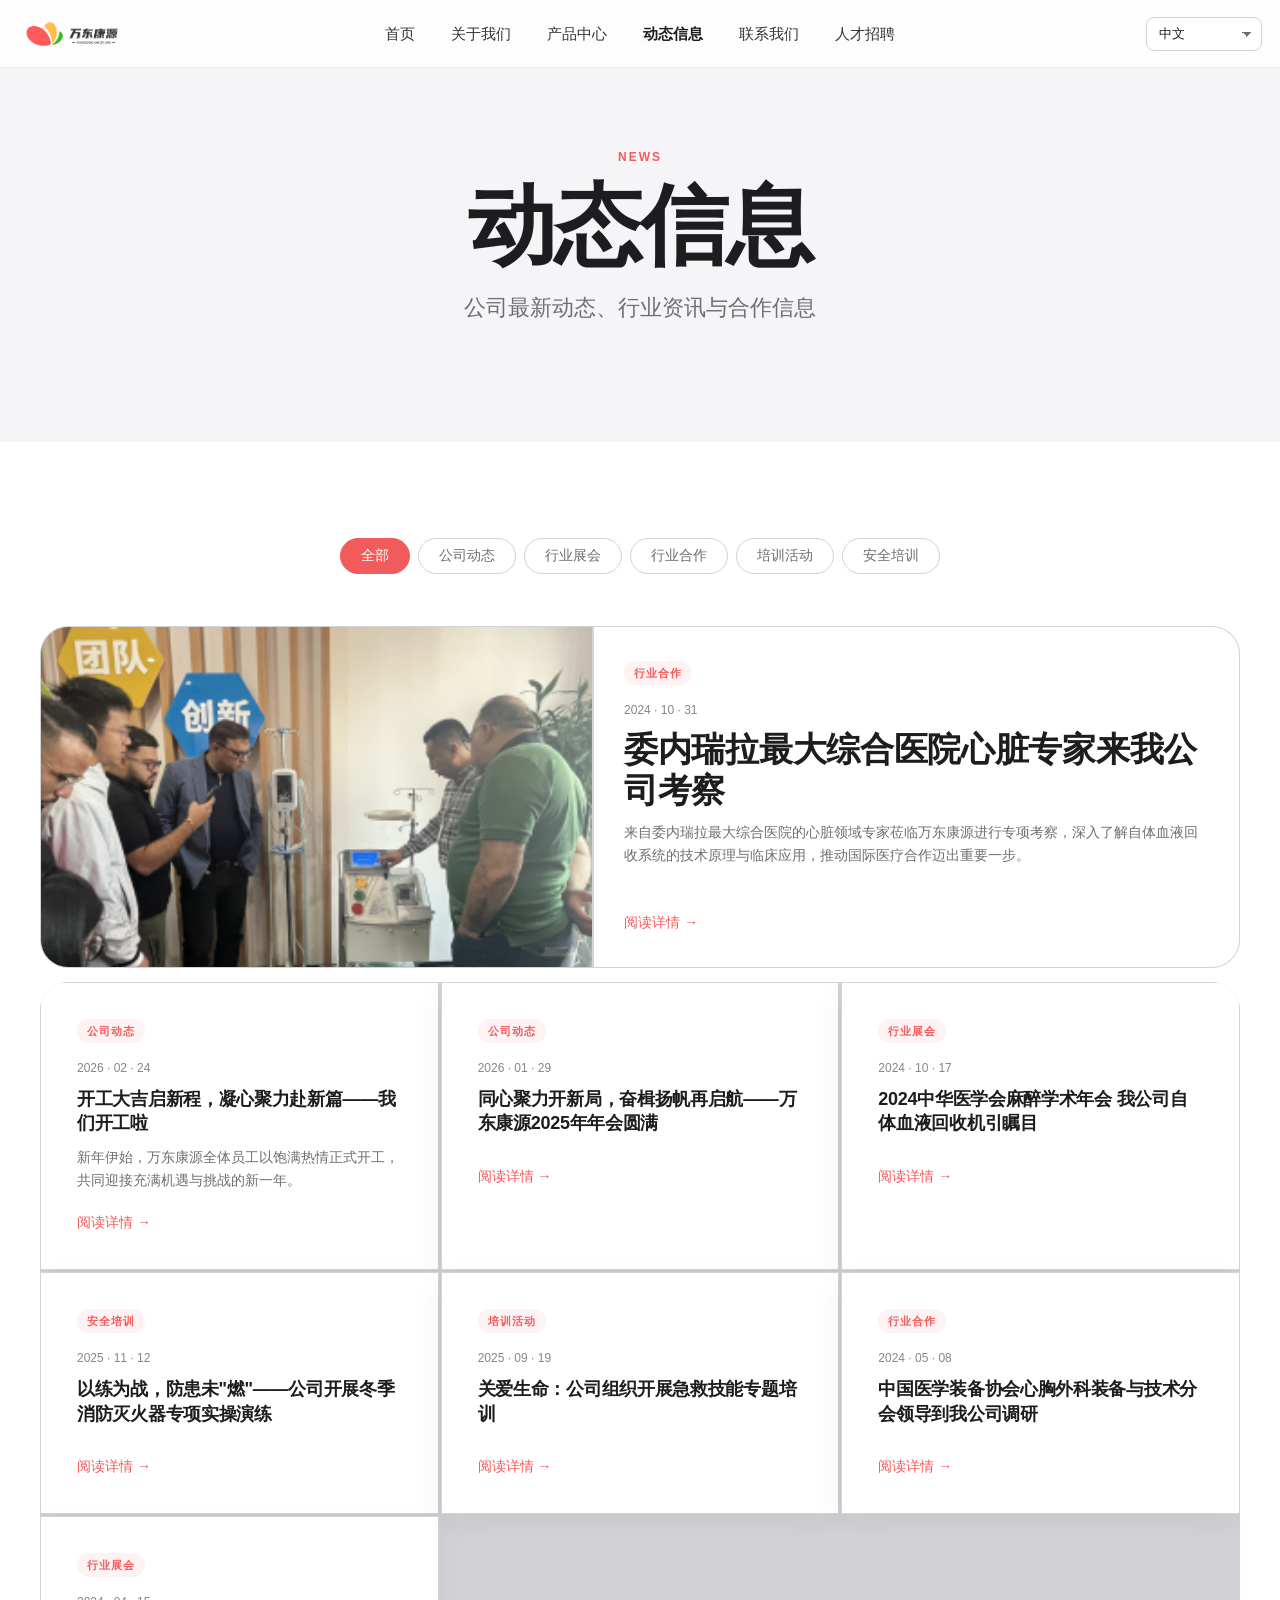
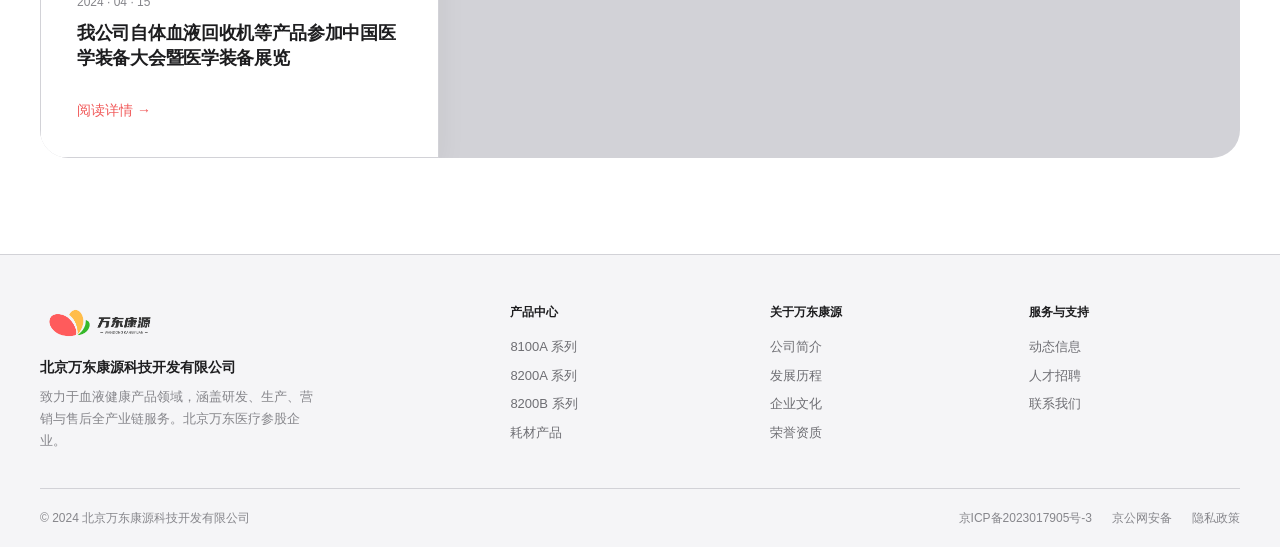
<file: news.html>
<!DOCTYPE html>
<html lang="zh-CN" data-page-key="news">
<head>
  <meta charset="UTF-8">
  <meta name="viewport" content="width=device-width, initial-scale=1.0">
  <meta name="description" content="万东康源动态信息 — 公司最新动态、行业资讯与技术前沿">
  <title>动态信息 — 万东康源</title>
  <link rel="icon" type="image/png" href="ICON.png">
  <link rel="stylesheet" href="css/style.css">
</head>
<body>

  <!-- Nav -->
  <header class="nav">
    <a href="index.html" class="nav__logo">
      <img src="images/logo/Wandong%20Kangyuan%27s%20horizontal%20white%20logo.png" class="nav__logo-mark nav__logo-white" alt="万东康源">
      <img src="images/logo/Wandong%20Kangyuan%27s%20horizontal%20black%20logo.png" class="nav__logo-mark nav__logo-dark"  alt="万东康源">
    </a>
    <nav class="nav__links">
      <a href="index.html"    class="nav__link" data-i18n="nav.home">首页</a>
      <a href="about.html"    class="nav__link" data-i18n="nav.about">关于我们</a>
      <a href="products.html" class="nav__link" data-i18n="nav.products">产品中心</a>
      <a href="news.html"     class="nav__link active" data-i18n="nav.news">动态信息</a>
      <a href="contact.html"  class="nav__link" data-i18n="nav.contact">联系我们</a>
      <a href="careers.html"  class="nav__link" data-i18n="nav.careers">人才招聘</a>
    </nav>
    <select class="lang-select" id="lang-select" aria-label="Language selector">
      <option value="zh">中文</option>
      <option value="en">English</option>
      <option value="ko">한국어</option>
      <option value="ja">日本語</option>
    </select>
    <button class="nav__burger" aria-label="菜单" data-i18n-aria="meta.menu"><span></span><span></span><span></span></button>
  </header>
  <div class="nav__mobile">
    <button class="nav__mobile-close">✕</button>
    <a href="index.html"    class="nav__mobile-link" data-i18n="nav.home">首页</a>
    <a href="about.html"    class="nav__mobile-link" data-i18n="nav.about">关于我们</a>
    <a href="products.html" class="nav__mobile-link" data-i18n="nav.products">产品中心</a>
    <a href="news.html"     class="nav__mobile-link" data-i18n="nav.news">动态信息</a>
    <a href="contact.html"  class="nav__mobile-link" data-i18n="nav.contact">联系我们</a>
    <a href="careers.html"  class="nav__mobile-link" data-i18n="nav.careers">人才招聘</a>
  </div>

  <!-- Page Hero -->
  <div class="page-hero page-hero--gray">
    <p class="page-hero__eyebrow reveal" data-i18n="news.hero.eyebrow">NEWS</p>
    <h1 class="page-hero__title reveal delay-1" data-i18n="news.hero.title">动态信息</h1>
    <p class="page-hero__sub reveal delay-2" data-i18n="news.hero.sub">公司最新动态、行业资讯与合作信息</p>
  </div>

  <!-- News Section -->
  <section class="section section--white">
    <div class="section__inner">

      <!-- Filter -->
      <div class="news-filter reveal">
        <button class="news-filter__btn active">全部</button>
        <button class="news-filter__btn">公司动态</button>
        <button class="news-filter__btn">行业展会</button>
        <button class="news-filter__btn">行业合作</button>
        <button class="news-filter__btn">培训活动</button>
        <button class="news-filter__btn">安全培训</button>
      </div>

      <!-- Featured row -->
      <div class="news-feature reveal">
        <a href="news-detail.html?id=ve-heart-experts-visit" class="news-feature__card">
          <img src="images/news/feature-thumb.png" alt="委内瑞拉专家来访交流" class="news-feature__image">
          <div class="news-feature__content">
            <span class="news-card__tag">行业合作</span>
            <div class="news-card__date">2024 · 10 · 31</div>
            <h2 class="news-card__title" style="font-size:clamp(24px,3vw,34px);line-height:1.2;">委内瑞拉最大综合医院心脏专家来我公司考察</h2>
            <p class="news-card__excerpt">来自委内瑞拉最大综合医院的心脏领域专家莅临万东康源进行专项考察，深入了解自体血液回收系统的技术原理与临床应用，推动国际医疗合作迈出重要一步。</p>
            <span class="news-card__link">阅读详情 →</span>
          </div>
        </a>
      </div>

      <div class="news-list reveal" style="margin-top:2px;">
        <a href="news-detail.html?id=spring-kickoff-2026" class="news-card">
          <span class="news-card__tag">公司动态</span>
          <div class="news-card__date">2026 · 02 · 24</div>
          <h3 class="news-card__title">开工大吉启新程，凝心聚力赴新篇——我们开工啦</h3>
          <p class="news-card__excerpt">新年伊始，万东康源全体员工以饱满热情正式开工，共同迎接充满机遇与挑战的新一年。</p>
          <span class="news-card__link">阅读详情 →</span>
        </a>
        <a href="news-detail.html?id=annual-meeting-2025" class="news-card">
          <span class="news-card__tag">公司动态</span>
          <div class="news-card__date">2026 · 01 · 29</div>
          <h3 class="news-card__title">同心聚力开新局，奋楫扬帆再启航——万东康源2025年年会圆满</h3>
          <span class="news-card__link">阅读详情 →</span>
        </a>
        <a href="news-detail.html?id=csa-2024" class="news-card">
          <span class="news-card__tag">行业展会</span>
          <div class="news-card__date">2024 · 10 · 17</div>
          <h3 class="news-card__title">2024中华医学会麻醉学术年会 我公司自体血液回收机引瞩目</h3>
          <span class="news-card__link">阅读详情 →</span>
        </a>
        <a href="news-detail.html?id=winter-fire-drill" class="news-card">
          <span class="news-card__tag">安全培训</span>
          <div class="news-card__date">2025 · 11 · 12</div>
          <h3 class="news-card__title">以练为战，防患未"燃"——公司开展冬季消防灭火器专项实操演练</h3>
          <span class="news-card__link">阅读详情 →</span>
        </a>
        <a href="news-detail.html?id=first-aid-training" class="news-card">
          <span class="news-card__tag">培训活动</span>
          <div class="news-card__date">2025 · 09 · 19</div>
          <h3 class="news-card__title">关爱生命：公司组织开展急救技能专题培训</h3>
          <span class="news-card__link">阅读详情 →</span>
        </a>
        <a href="news-detail.html?id=assoc-visit-2024" class="news-card">
          <span class="news-card__tag">行业合作</span>
          <div class="news-card__date">2024 · 05 · 08</div>
          <h3 class="news-card__title">中国医学装备协会心胸外科装备与技术分会领导到我公司调研</h3>
          <span class="news-card__link">阅读详情 →</span>
        </a>
        <a href="news-detail.html?id=camet-2024" class="news-card">
          <span class="news-card__tag">行业展会</span>
          <div class="news-card__date">2024 · 04 · 15</div>
          <h3 class="news-card__title">我公司自体血液回收机等产品参加中国医学装备大会暨医学装备展览</h3>
          <span class="news-card__link">阅读详情 →</span>
        </a>
      </div>

    </div>
  </section>

  <!-- Footer -->
  <footer class="footer">
    <div class="footer__inner">
      <div class="footer__top">
        <div>
          <img src="images/logo/Wandong%20Kangyuan%27s%20horizontal%20black%20logo.png" class="footer__logo-img" alt="万东康源">
          <div class="footer__brand-name" data-i18n="ftr.brand">北京万东康源科技开发有限公司</div>
          <p class="footer__brand-desc" data-i18n="ftr.desc">致力于血液健康产品领域，涵盖研发、生产、营销与售后全产业链服务。北京万东医疗参股企业。</p>
        </div>
        <div>
          <div class="footer__col-head" data-i18n="ftr.col.prod">产品中心</div>
          <div class="footer__col-links">
            <a href="products.html" class="footer__col-link" data-i18n="ftr.l.8100a">8100A 系列</a>
            <a href="products.html" class="footer__col-link" data-i18n="ftr.l.8200a">8200A 系列</a>
            <a href="products.html" class="footer__col-link" data-i18n="ftr.l.8200b">8200B 系列</a>
            <a href="products.html" class="footer__col-link" data-i18n="ftr.l.csm">耗材产品</a>
          </div>
        </div>
        <div>
          <div class="footer__col-head" data-i18n="ftr.col.about">关于万东康源</div>
          <div class="footer__col-links">
            <a href="about.html" class="footer__col-link" data-i18n="ftr.l.intro">公司简介</a>
            <a href="about.html" class="footer__col-link" data-i18n="ftr.l.history">发展历程</a>
            <a href="about.html" class="footer__col-link" data-i18n="ftr.l.culture">企业文化</a>
            <a href="about.html" class="footer__col-link" data-i18n="ftr.l.honors">荣誉资质</a>
          </div>
        </div>
        <div>
          <div class="footer__col-head" data-i18n="ftr.col.svc">服务与支持</div>
          <div class="footer__col-links">
            <a href="news.html"    class="footer__col-link" data-i18n="ftr.l.news">动态信息</a>
            <a href="careers.html" class="footer__col-link" data-i18n="ftr.l.careers">人才招聘</a>
            <a href="contact.html" class="footer__col-link" data-i18n="ftr.l.contact">联系我们</a>
          </div>
        </div>
      </div>
      <div class="footer__bottom">
        <div class="footer__copy" data-i18n="ftr.copy">© 2024 北京万东康源科技开发有限公司</div>
        <div class="footer__legal">
          <a href="https://beian.miit.gov.cn/" target="_blank" rel="noopener" data-i18n="ftr.beian">京ICP备2023017905号-3</a>
          <a href="#" data-i18n="ftr.legal">京公网安备</a>
          <a href="#" data-i18n="ftr.privacy">隐私政策</a>
        </div>
      </div>
    </div>
  </footer>

  <script src="js/i18n.js"></script>
  <script src="js/main.js"></script>
</body>
</html>
</file>
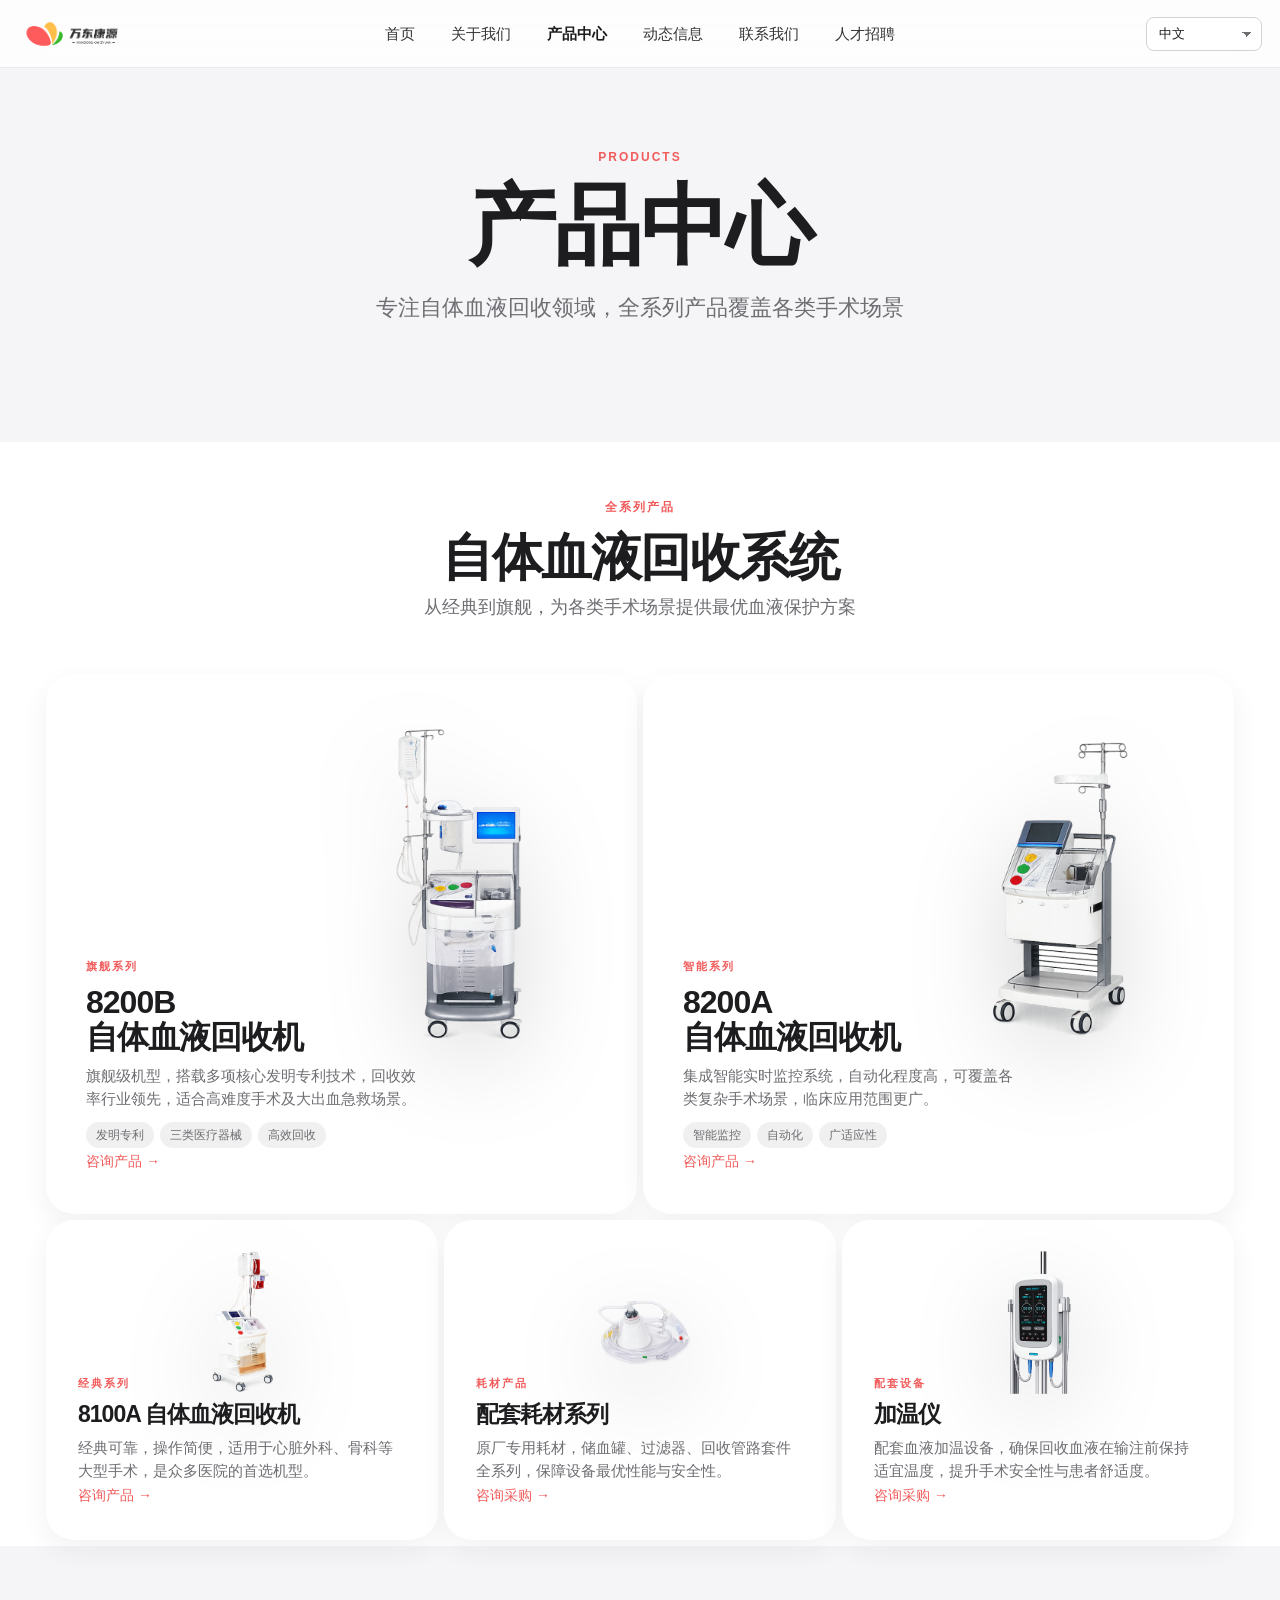
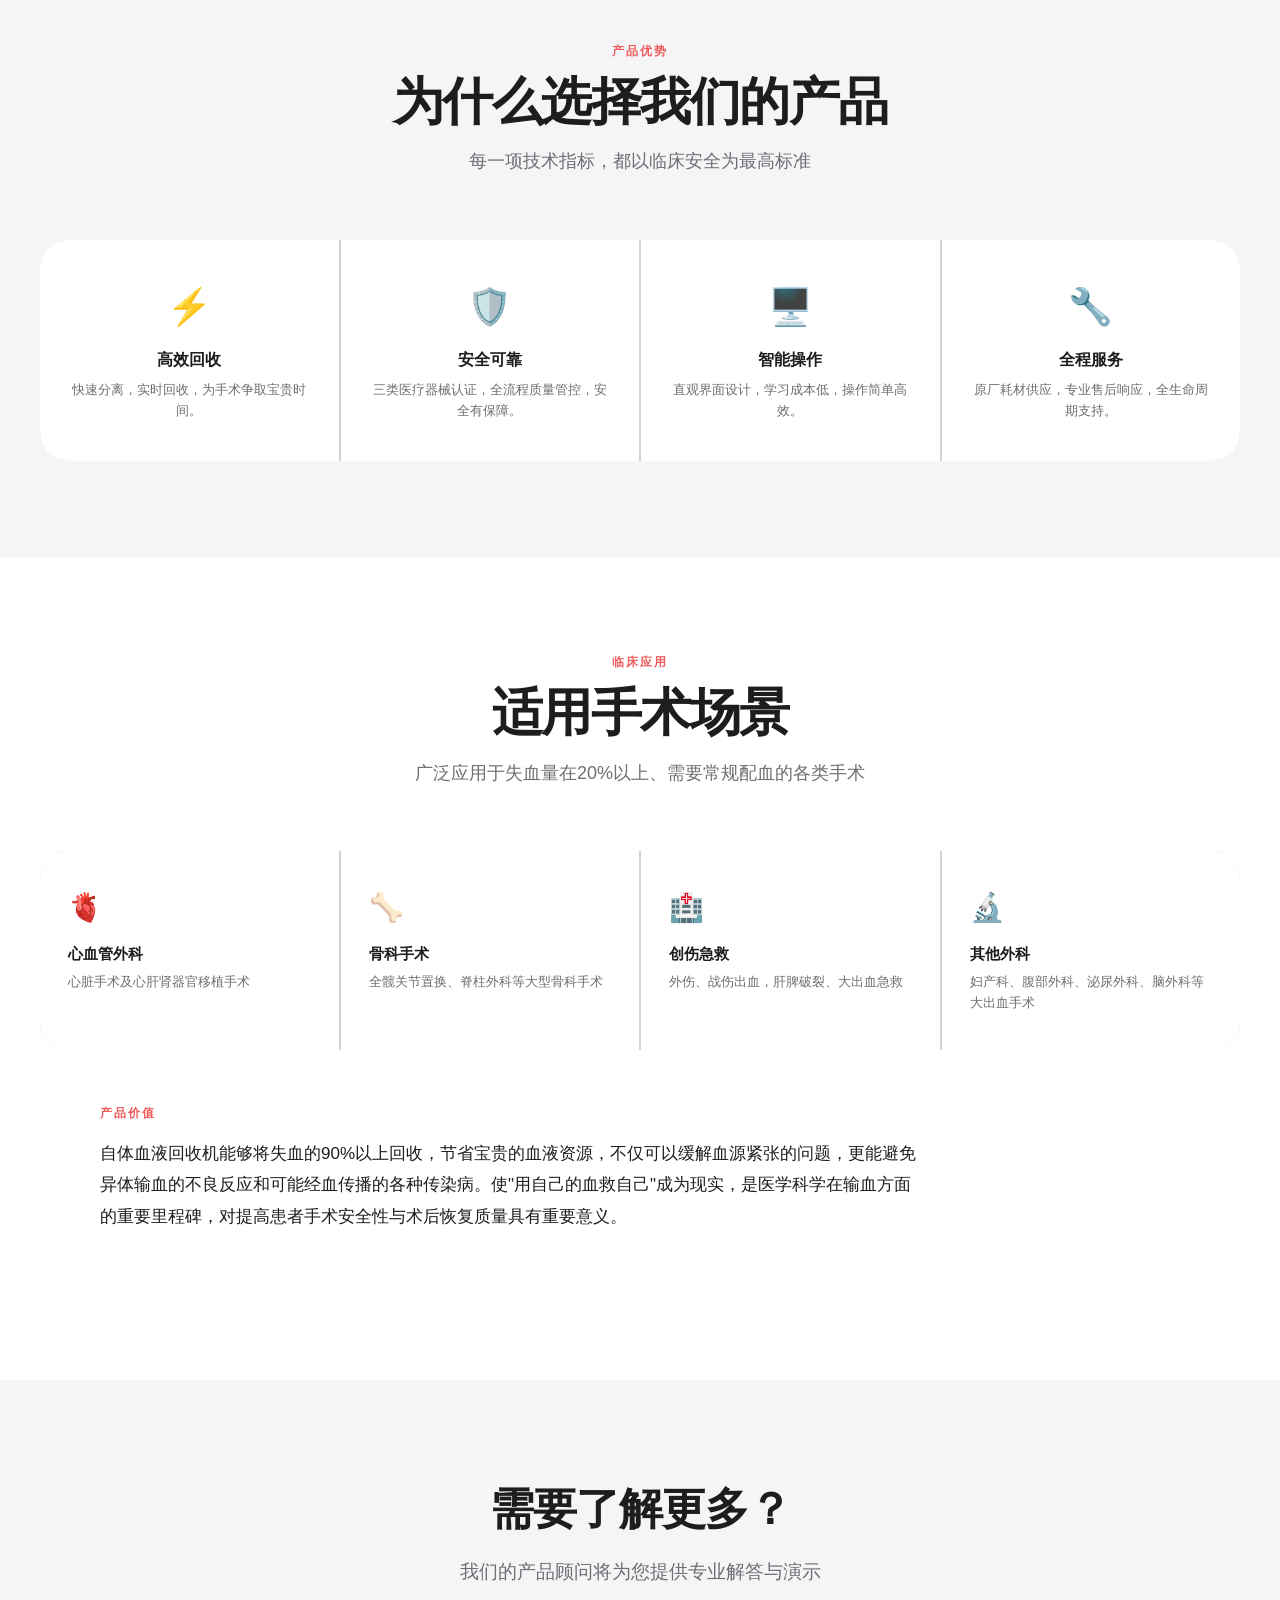
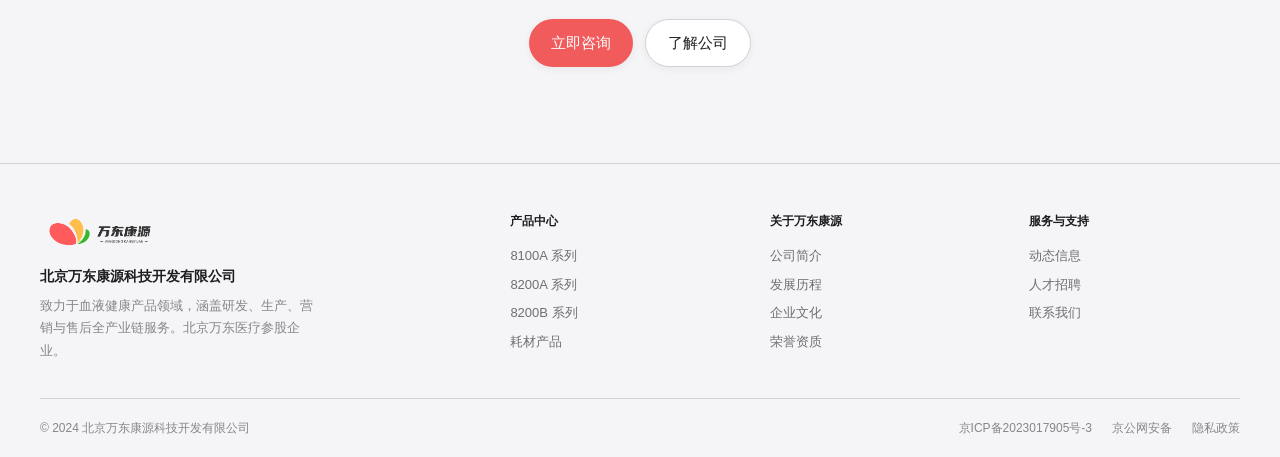
<file: products.html>
<!DOCTYPE html>
<html lang="zh-CN" data-page-key="products">
<head>
  <meta charset="UTF-8">
  <meta name="viewport" content="width=device-width, initial-scale=1.0">
  <meta name="description" content="万东康源产品中心 — 8100A、8200A、8200B系列自体血液回收机及配套耗材">
  <title>产品中心 — 万东康源</title>
  <link rel="icon" type="image/png" href="ICON.png">
  <link rel="stylesheet" href="css/style.css">
</head>
<body>

  <!-- Nav -->
  <header class="nav">
    <a href="index.html" class="nav__logo">
      <img src="images/logo/Wandong%20Kangyuan%27s%20horizontal%20white%20logo.png" class="nav__logo-mark nav__logo-white" alt="万东康源">
      <img src="images/logo/Wandong%20Kangyuan%27s%20horizontal%20black%20logo.png" class="nav__logo-mark nav__logo-dark"  alt="万东康源">
    </a>
    <nav class="nav__links">
      <a href="index.html"    class="nav__link" data-i18n="nav.home">首页</a>
      <a href="about.html"    class="nav__link" data-i18n="nav.about">关于我们</a>
      <a href="products.html" class="nav__link active" data-i18n="nav.products">产品中心</a>
      <a href="news.html"     class="nav__link" data-i18n="nav.news">动态信息</a>
      <a href="contact.html"  class="nav__link" data-i18n="nav.contact">联系我们</a>
      <a href="careers.html"  class="nav__link" data-i18n="nav.careers">人才招聘</a>
    </nav>
    <select class="lang-select" id="lang-select" aria-label="Language selector">
      <option value="zh">中文</option>
      <option value="en">English</option>
      <option value="ko">한국어</option>
      <option value="ja">日本語</option>
    </select>
    <button class="nav__burger" aria-label="菜单" data-i18n-aria="meta.menu"><span></span><span></span><span></span></button>
  </header>
  <div class="nav__mobile">
    <button class="nav__mobile-close">✕</button>
    <a href="index.html"    class="nav__mobile-link" data-i18n="nav.home">首页</a>
    <a href="about.html"    class="nav__mobile-link" data-i18n="nav.about">关于我们</a>
    <a href="products.html" class="nav__mobile-link" data-i18n="nav.products">产品中心</a>
    <a href="news.html"     class="nav__mobile-link" data-i18n="nav.news">动态信息</a>
    <a href="contact.html"  class="nav__mobile-link" data-i18n="nav.contact">联系我们</a>
    <a href="careers.html"  class="nav__mobile-link" data-i18n="nav.careers">人才招聘</a>
  </div>

  <!-- Page Hero -->
  <div class="page-hero page-hero--gray">
    <p class="page-hero__eyebrow reveal" data-i18n="prod.hero.eyebrow">PRODUCTS</p>
    <h1 class="page-hero__title reveal delay-1" data-i18n="prod.hero.title">产品中心</h1>
    <p class="page-hero__sub reveal delay-2" data-i18n="prod.hero.sub">
      专注自体血液回收领域，全系列产品覆盖各类手术场景
    </p>
  </div>

  <!-- Product Tiles — 与首页布局一致 -->
  <div style="padding:0 24px 6px;max-width:1200px;margin:0 auto;text-align:center;" class="reveal">
    <p class="section__eyebrow" style="margin-top:56px;" data-i18n="prod.all.eyebrow">全系列产品</p>
    <h2 class="section__title" style="margin-bottom:8px;" data-i18n="prod.all.title">自体血液回收系统</h2>
    <p class="section__sub" style="margin-bottom:40px;" data-i18n="prod.all.sub">从经典到旗舰，为各类手术场景提供最优血液保护方案</p>
  </div>
  <div class="tiles reveal">
    <!-- 第一行：8200B + 8200A 大卡 -->
    <div class="tiles__row tiles__row--2">
      <a href="contact.html" class="tile">
        <div class="tile__product-img">
          <img src="images/Products/8200b.png" alt="8200B 自体血液回收机">
        </div>
        <div class="tile__content">
          <div class="tile__eyebrow" data-i18n="prod.tile.8200b.eyebrow">旗舰系列</div>
          <h2 class="tile__title" data-i18n-html="prod.tile.8200b.title">8200B<br>自体血液回收机</h2>
          <p class="tile__sub" data-i18n="prod.tile.8200b.sub">旗舰级机型，搭载多项核心发明专利技术，回收效率行业领先，适合高难度手术及大出血急救场景。</p>
          <div style="display:flex;flex-wrap:wrap;gap:6px;margin-top:12px;">
            <span style="padding:4px 10px;background:rgba(0,0,0,.06);border-radius:980px;font-size:12px;color:var(--gray-2);" data-i18n="prod.tile.8200b.tag1">发明专利</span>
            <span style="padding:4px 10px;background:rgba(0,0,0,.06);border-radius:980px;font-size:12px;color:var(--gray-2);" data-i18n="prod.tile.8200b.tag2">三类医疗器械</span>
            <span style="padding:4px 10px;background:rgba(0,0,0,.06);border-radius:980px;font-size:12px;color:var(--gray-2);" data-i18n="prod.tile.8200b.tag3">高效回收</span>
          </div>
          <span class="tile__action" data-i18n="prod.tile.action">咨询产品 →</span>
        </div>
      </a>
      <a href="contact.html" class="tile">
        <div class="tile__product-img">
          <img src="images/Products/8200a.png" alt="8200A 自体血液回收机">
        </div>
        <div class="tile__content">
          <div class="tile__eyebrow" data-i18n="prod.tile.8200a.eyebrow">智能系列</div>
          <h2 class="tile__title" data-i18n-html="prod.tile.8200a.title">8200A<br>自体血液回收机</h2>
          <p class="tile__sub" data-i18n="prod.tile.8200a.sub">集成智能实时监控系统，自动化程度高，可覆盖各类复杂手术场景，临床应用范围更广。</p>
          <div style="display:flex;flex-wrap:wrap;gap:6px;margin-top:12px;">
            <span style="padding:4px 10px;background:rgba(0,0,0,.06);border-radius:980px;font-size:12px;color:var(--gray-2);" data-i18n="prod.tile.8200a.tag1">智能监控</span>
            <span style="padding:4px 10px;background:rgba(0,0,0,.06);border-radius:980px;font-size:12px;color:var(--gray-2);" data-i18n="prod.tile.8200a.tag2">自动化</span>
            <span style="padding:4px 10px;background:rgba(0,0,0,.06);border-radius:980px;font-size:12px;color:var(--gray-2);" data-i18n="prod.tile.8200a.tag3">广适应性</span>
          </div>
          <span class="tile__action" data-i18n="prod.tile.action">咨询产品 →</span>
        </div>
      </a>
    </div>
    <!-- 第二行：8100A + 耗材 + 加温仪 小卡 -->
    <div class="tiles__row tiles__row--3">
      <a href="contact.html" class="tile tile--sm">
        <div class="tile__product-img">
          <img src="images/Products/8100a.png" alt="8100A 自体血液回收机">
        </div>
        <div class="tile__content">
          <div class="tile__eyebrow" data-i18n="prod.tile.8100a.eyebrow">经典系列</div>
          <h2 class="tile__title" data-i18n="prod.tile.8100a.title">8100A 自体血液回收机</h2>
          <p class="tile__sub" data-i18n="prod.tile.8100a.sub">经典可靠，操作简便，适用于心脏外科、骨科等大型手术，是众多医院的首选机型。</p>
          <span class="tile__action" data-i18n="prod.tile.action">咨询产品 →</span>
        </div>
      </a>
      <a href="contact.html" class="tile tile--sm">
        <div class="tile__product-img">
          <img src="images/Products/Consumables.png" alt="配套耗材">
        </div>
        <div class="tile__content">
          <div class="tile__eyebrow" data-i18n="prod.tile.csm.eyebrow">耗材产品</div>
          <h2 class="tile__title" data-i18n="prod.tile.csm.title">配套耗材系列</h2>
          <p class="tile__sub" data-i18n="prod.tile.csm.sub">原厂专用耗材，储血罐、过滤器、回收管路套件全系列，保障设备最优性能与安全性。</p>
          <span class="tile__action" data-i18n="prod.tile.csm.action">咨询采购 →</span>
        </div>
      </a>
      <a href="contact.html" class="tile tile--sm">
        <div class="tile__product-img">
          <img src="images/Products/Heating%20device.png" alt="加温仪">
        </div>
        <div class="tile__content">
          <div class="tile__eyebrow" data-i18n="prod.tile.heat.eyebrow">配套设备</div>
          <h2 class="tile__title" data-i18n="prod.tile.heat.title">加温仪</h2>
          <p class="tile__sub" data-i18n="prod.tile.heat.sub">配套血液加温设备，确保回收血液在输注前保持适宜温度，提升手术安全性与患者舒适度。</p>
          <span class="tile__action" data-i18n="prod.tile.csm.action">咨询采购 →</span>
        </div>
      </a>
    </div>
  </div>

  <!-- Feature bar -->
  <section class="section section--gray">
    <div class="section__inner">
      <div class="reveal">
        <p class="section__eyebrow" data-i18n="prod.feat.eyebrow">产品优势</p>
        <h2 class="section__title" data-i18n="prod.feat.title">为什么选择我们的产品</h2>
        <p class="section__sub" data-i18n="prod.feat.sub">每一项技术指标，都以临床安全为最高标准</p>
      </div>
      <div style="display:grid;grid-template-columns:repeat(4,1fr);gap:2px;background:var(--gray-4);border-radius:var(--radius-lg);overflow:hidden;max-width:1200px;margin:0 auto;" class="reveal">
        <div style="background:var(--white);padding:40px 28px;text-align:center;">
          <div style="font-size:36px;margin-bottom:14px;">⚡</div>
          <h3 style="font-size:16px;font-weight:700;margin-bottom:8px;" data-i18n="prod.feat.1.title">高效回收</h3>
          <p style="font-size:13px;color:var(--gray-2);line-height:1.6;" data-i18n="prod.feat.1.desc">快速分离，实时回收，为手术争取宝贵时间。</p>
        </div>
        <div style="background:var(--card-bg);padding:40px 28px;text-align:center;">
          <div style="font-size:36px;margin-bottom:14px;">🛡️</div>
          <h3 style="font-size:16px;font-weight:700;margin-bottom:8px;" data-i18n="prod.feat.2.title">安全可靠</h3>
          <p style="font-size:13px;color:var(--gray-2);line-height:1.6;" data-i18n="prod.feat.2.desc">三类医疗器械认证，全流程质量管控，安全有保障。</p>
        </div>
        <div style="background:var(--white);padding:40px 28px;text-align:center;">
          <div style="font-size:36px;margin-bottom:14px;">🖥️</div>
          <h3 style="font-size:16px;font-weight:700;margin-bottom:8px;" data-i18n="prod.feat.3.title">智能操作</h3>
          <p style="font-size:13px;color:var(--gray-2);line-height:1.6;" data-i18n="prod.feat.3.desc">直观界面设计，学习成本低，操作简单高效。</p>
        </div>
        <div style="background:var(--card-bg);padding:40px 28px;text-align:center;">
          <div style="font-size:36px;margin-bottom:14px;">🔧</div>
          <h3 style="font-size:16px;font-weight:700;margin-bottom:8px;" data-i18n="prod.feat.4.title">全程服务</h3>
          <p style="font-size:13px;color:var(--gray-2);line-height:1.6;" data-i18n="prod.feat.4.desc">原厂耗材供应，专业售后响应，全生命周期支持。</p>
        </div>
      </div>
    </div>
  </section>

  <!-- Clinical Application -->
  <section class="section section--white">
    <div class="section__inner">
      <div class="reveal" style="text-align:center;margin-bottom:56px;">
        <p class="section__eyebrow" data-i18n="prod.clin.eyebrow">临床应用</p>
        <h2 class="section__title" data-i18n="prod.clin.title">适用手术场景</h2>
        <p class="section__sub" data-i18n="prod.clin.sub">广泛应用于失血量在20%以上、需要常规配血的各类手术</p>
      </div>
      <div style="display:grid;grid-template-columns:repeat(4,1fr);gap:2px;background:var(--gray-4);border-radius:var(--radius-lg);overflow:hidden;" class="reveal">
        <div style="background:var(--white);padding:36px 28px;">
          <div style="font-size:28px;margin-bottom:14px;">🫀</div>
          <h3 style="font-size:15px;font-weight:700;margin-bottom:8px;line-height:1.4;" data-i18n="prod.clin.1.title">心血管外科</h3>
          <p style="font-size:13px;color:var(--gray-2);line-height:1.6;" data-i18n="prod.clin.1.desc">心脏手术及心肝肾器官移植手术</p>
        </div>
        <div style="background:var(--card-bg);padding:36px 28px;">
          <div style="font-size:28px;margin-bottom:14px;">🦴</div>
          <h3 style="font-size:15px;font-weight:700;margin-bottom:8px;line-height:1.4;" data-i18n="prod.clin.2.title">骨科手术</h3>
          <p style="font-size:13px;color:var(--gray-2);line-height:1.6;" data-i18n="prod.clin.2.desc">全髋关节置换、脊柱外科等大型骨科手术</p>
        </div>
        <div style="background:var(--white);padding:36px 28px;">
          <div style="font-size:28px;margin-bottom:14px;">🏥</div>
          <h3 style="font-size:15px;font-weight:700;margin-bottom:8px;line-height:1.4;" data-i18n="prod.clin.3.title">创伤急救</h3>
          <p style="font-size:13px;color:var(--gray-2);line-height:1.6;" data-i18n="prod.clin.3.desc">外伤、战伤出血，肝脾破裂、大出血急救</p>
        </div>
        <div style="background:var(--card-bg);padding:36px 28px;">
          <div style="font-size:28px;margin-bottom:14px;">🔬</div>
          <h3 style="font-size:15px;font-weight:700;margin-bottom:8px;line-height:1.4;" data-i18n="prod.clin.4.title">其他外科</h3>
          <p style="font-size:13px;color:var(--gray-2);line-height:1.6;" data-i18n="prod.clin.4.desc">妇产科、腹部外科、泌尿外科、脑外科等大出血手术</p>
        </div>
      </div>
      <!-- 产品价值 -->
      <div style="background:var(--card-bg);border-radius:var(--radius-lg);padding:52px 60px;margin-top:2px;" class="reveal">
        <p class="section__eyebrow" style="text-align:left;margin-bottom:16px;" data-i18n="prod.val.eyebrow">产品价值</p>
        <p style="font-size:17px;color:var(--black);line-height:1.85;max-width:820px;" data-i18n="prod.val.body">
          自体血液回收机能够将失血的90%以上回收，节省宝贵的血液资源，不仅可以缓解血源紧张的问题，更能避免异体输血的不良反应和可能经血传播的各种传染病。使"用自己的血救自己"成为现实，是医学科学在输血方面的重要里程碑，对提高患者手术安全性与术后恢复质量具有重要意义。
        </p>
      </div>
    </div>
  </section>

  <!-- CTA -->
  <section class="section section--gray" style="text-align:center;">
    <h2 style="font-size:clamp(28px,4vw,44px);font-weight:700;letter-spacing:-1px;margin-bottom:16px;" class="reveal" data-i18n="prod.cta.title">需要了解更多？</h2>
    <p style="font-size:19px;color:var(--gray-2);margin-bottom:32px;" class="reveal delay-1" data-i18n="prod.cta.sub">我们的产品顾问将为您提供专业解答与演示</p>
    <div class="reveal delay-2" style="display:flex;gap:12px;justify-content:center;flex-wrap:wrap;">
      <a href="contact.html" class="btn btn--blue" data-i18n="btn.consult">立即咨询</a>
      <a href="about.html" class="btn" style="background:var(--white);color:var(--black);border:1px solid var(--gray-4);" data-i18n="btn.about-company">了解公司</a>
    </div>
  </section>

  <!-- Footer -->
  <footer class="footer">
    <div class="footer__inner">
      <div class="footer__top">
        <div>
          <img src="images/logo/Wandong%20Kangyuan%27s%20horizontal%20black%20logo.png" class="footer__logo-img" alt="万东康源">
          <div class="footer__brand-name" data-i18n="ftr.brand">北京万东康源科技开发有限公司</div>
          <p class="footer__brand-desc" data-i18n="ftr.desc">致力于血液健康产品领域，涵盖研发、生产、营销与售后全产业链服务。北京万东医疗参股企业。</p>
        </div>
        <div>
          <div class="footer__col-head" data-i18n="ftr.col.prod">产品中心</div>
          <div class="footer__col-links">
            <a href="products.html" class="footer__col-link" data-i18n="ftr.l.8100a">8100A 系列</a>
            <a href="products.html" class="footer__col-link" data-i18n="ftr.l.8200a">8200A 系列</a>
            <a href="products.html" class="footer__col-link" data-i18n="ftr.l.8200b">8200B 系列</a>
            <a href="products.html" class="footer__col-link" data-i18n="ftr.l.csm">耗材产品</a>
          </div>
        </div>
        <div>
          <div class="footer__col-head" data-i18n="ftr.col.about">关于万东康源</div>
          <div class="footer__col-links">
            <a href="about.html" class="footer__col-link" data-i18n="ftr.l.intro">公司简介</a>
            <a href="about.html" class="footer__col-link" data-i18n="ftr.l.history">发展历程</a>
            <a href="about.html" class="footer__col-link" data-i18n="ftr.l.culture">企业文化</a>
            <a href="about.html" class="footer__col-link" data-i18n="ftr.l.honors">荣誉资质</a>
          </div>
        </div>
        <div>
          <div class="footer__col-head" data-i18n="ftr.col.svc">服务与支持</div>
          <div class="footer__col-links">
            <a href="news.html"    class="footer__col-link" data-i18n="ftr.l.news">动态信息</a>
            <a href="careers.html" class="footer__col-link" data-i18n="ftr.l.careers">人才招聘</a>
            <a href="contact.html" class="footer__col-link" data-i18n="ftr.l.contact">联系我们</a>
          </div>
        </div>
      </div>
      <div class="footer__bottom">
        <div class="footer__copy" data-i18n="ftr.copy">© 2024 北京万东康源科技开发有限公司</div>
        <div class="footer__legal">
          <a href="https://beian.miit.gov.cn/" target="_blank" rel="noopener" data-i18n="ftr.beian">京ICP备2023017905号-3</a>
          <a href="#" data-i18n="ftr.legal">京公网安备</a>
          <a href="#" data-i18n="ftr.privacy">隐私政策</a>
        </div>
      </div>
    </div>
  </footer>

  <script src="js/i18n.js"></script>
  <script src="js/main.js"></script>
</body>
</html>
</file>
<file: css/style.css>
/* ============================================================
   万东康源 · Design System — Apple-inspired
   ============================================================ */

:root {
  --black:   #1D1D1F;
  --gray-1:  #424245;
  --gray-2:  #6E6E73;
  --gray-3:  #86868B;
  --gray-4:  #D2D2D7;
  --gray-5:  #F5F5F7;
  --gray-6:  #FAFAFA;
  --white:   #FFFFFF;
  --blue:    #F15B5B;
  --blue-dk: #D43E3E;
  --red:     #F15B5B;
  --card-bg: #FFFFFF;
  --card-bg-muted: #FFFFFF;
  --card-hover: #F8F8FA;

  --nav-h:   68px;
  --radius:  18px;
  --radius-sm: 10px;
  --radius-lg: 28px;
  --space-section: 96px;
  --space-section-mobile: 68px;
  --shadow-card: 0 10px 28px rgba(29,29,31,.06);
  --shadow-card-hover: 0 16px 36px rgba(29,29,31,.10);
  --font: -apple-system, 'SF Pro Display', 'PingFang SC', 'Helvetica Neue', 'Microsoft YaHei', sans-serif;
}

/* ── Reset ── */
*, *::before, *::after { box-sizing: border-box; margin: 0; padding: 0; }
html { scroll-behavior: smooth; font-size: 17px; }
body { font-family: var(--font); color: var(--black); background: var(--white); -webkit-font-smoothing: antialiased; line-height: 1.5; }
img { display: block; max-width: 100%; }
a { text-decoration: none; color: inherit; }
ul { list-style: none; }

/* ============================================================
   Navigation
   ============================================================ */
.nav {
  position: fixed; top: 0; left: 0; right: 0; z-index: 9000;
  height: var(--nav-h);
  display: flex; align-items: center; justify-content: space-between;
  padding: 0 18px;
  background: rgba(255,255,255,.82);
  backdrop-filter: saturate(180%) blur(20px);
  -webkit-backdrop-filter: saturate(180%) blur(20px);
  border-bottom: 1px solid rgba(0,0,0,.08);
  transition: background .3s;
}
.nav--dark {
  background: rgba(29,29,31,.85);
  border-bottom-color: rgba(255,255,255,.08);
}

.nav__logo {
  display: flex; align-items: center;
  flex-shrink: 0;
}
.nav__logo-mark {
  height: 36px; width: auto;
  display: block;
}
/* hide dark logo on dark nav, show white */
.nav__logo-white { display: none; }
.nav--dark .nav__logo-dark  { display: none; }
.nav--dark .nav__logo-white { display: block; }

.nav__links {
  display: flex; align-items: center; gap: 0;
  position: absolute; left: 50%; transform: translateX(-50%);
}
.nav__link {
  padding: 0 18px;
  font-size: 15px; font-weight: 400;
  color: rgba(0,0,0,.8);
  line-height: var(--nav-h);
  white-space: nowrap;
  transition: color .2s;
}
.nav__link:hover { color: var(--black); }
.nav__link.active { color: var(--black); font-weight: 600; }
.nav--dark .nav__link { color: rgba(255,255,255,.7); }
.nav--dark .nav__link:hover, .nav--dark .nav__link.active { color: var(--white); }

.nav__action { display: none; }

.nav__burger { display: none; cursor: pointer; flex-direction: column; gap: 5px; padding: 6px; background: none; border: none; }
.nav__burger span { width: 20px; height: 1.5px; background: var(--black); border-radius: 2px; transition: .25s; display: block; }
.nav--dark .nav__burger span { background: var(--white); }

/* Mobile overlay */
.nav__mobile {
  display: none; position: fixed; inset: 0; z-index: 8999;
  background: rgba(29,29,31,.97);
  backdrop-filter: blur(24px);
  flex-direction: column; align-items: center; justify-content: center; gap: 4px;
  padding-top: var(--nav-h);
}
.nav__mobile.open { display: flex; }
.nav__mobile-link {
  font-size: 20px; font-weight: 400; color: rgba(255,255,255,.85);
  padding: 14px 32px; border-radius: var(--radius-sm); width: 260px; text-align: center;
  transition: color .2s, background .2s;
}
.nav__mobile-link:hover { color: var(--white); background: rgba(255,255,255,.08); }
.nav__mobile-close {
  position: absolute; top: 12px; right: 18px;
  font-size: 22px; color: rgba(255,255,255,.5); background: none; border: none; cursor: pointer;
  width: var(--nav-h); height: var(--nav-h);
  display: flex; align-items: center; justify-content: center;
  transition: color .2s;
}
.nav__mobile-close:hover { color: var(--white); }

.lang-select {
  flex-shrink: 0;
  height: 34px;
  min-width: 116px;
  padding: 0 30px 0 12px;
  border: 1px solid var(--gray-4);
  border-radius: 8px;
  background: var(--white);
  color: var(--black);
  font-size: 13px;
  font-weight: 500;
  font-family: var(--font);
  appearance: none;
  -webkit-appearance: none;
  background-image: linear-gradient(45deg, transparent 50%, var(--gray-2) 50%), linear-gradient(135deg, var(--gray-2) 50%, transparent 50%);
  background-position: calc(100% - 14px) 14px, calc(100% - 9px) 14px;
  background-size: 5px 5px, 5px 5px;
  background-repeat: no-repeat;
}
.lang-select:focus {
  outline: none;
  border-color: var(--blue);
  box-shadow: 0 0 0 3px rgba(241,91,91,.15);
}
.nav__burger { margin-left: 8px; }
.nav--dark .lang-select {
  background: rgba(255,255,255,.12);
  color: var(--white);
  border-color: rgba(255,255,255,.22);
  background-image: linear-gradient(45deg, transparent 50%, rgba(255,255,255,.8) 50%), linear-gradient(135deg, rgba(255,255,255,.8) 50%, transparent 50%);
}

/* ============================================================
   Page Hero — large title block
   ============================================================ */
.page-hero {
  padding: calc(var(--nav-h) + 80px) 24px 80px;
  text-align: center;
  background: var(--white);
}
.page-hero--dark {
  background: var(--gray-5);
}
.page-hero--gray { background: var(--gray-5); }

.page-hero__eyebrow {
  font-size: 12px; font-weight: 600; letter-spacing: 2px; text-transform: uppercase;
  color: var(--blue); margin-bottom: 14px;
}
.page-hero--dark .page-hero__eyebrow { color: var(--blue); }

.page-hero__title {
  font-size: clamp(44px, 7vw, 88px);
  font-weight: 700; line-height: 1.05;
  letter-spacing: -2px;
  color: var(--black);
  margin-bottom: 18px;
}
.page-hero--dark .page-hero__title { color: var(--black); }

.page-hero__sub {
  font-size: clamp(17px, 2vw, 22px);
  color: var(--gray-2);
  max-width: 640px; margin: 0 auto 36px;
  line-height: 1.6; font-weight: 400;
}
.page-hero--dark .page-hero__sub { color: var(--gray-2); }

.page-hero__actions { display: flex; gap: 12px; justify-content: center; flex-wrap: wrap; }

/* ============================================================
   Buttons
   ============================================================ */
.btn {
  display: inline-flex; align-items: center; gap: 6px;
  padding: 12px 22px;
  border-radius: 980px;
  font-size: 15px; font-weight: 500;
  cursor: pointer; border: none; transition: all .2s; font-family: var(--font);
  white-space: nowrap;
  box-shadow: 0 2px 8px rgba(29,29,31,.06);
}
.btn--blue { background: var(--blue); color: var(--white); }
.btn--blue:hover { background: var(--blue-dk); transform: translateY(-1px); box-shadow: 0 8px 18px rgba(241,91,91,.3); }
.btn--white { background: var(--white); color: var(--black); }
.btn--white:hover { background: var(--gray-5); transform: translateY(-1px); }
.btn--ghost-dark {
  background: transparent;
  color: var(--blue);
  padding: 12px 0;
  font-size: 15px;
  border-radius: 0;
  border-bottom: 1px solid transparent;
}
.btn--ghost-dark:hover { border-bottom-color: var(--blue); }
.btn--ghost-light { color: #FF8F8F; }
.btn--ghost-light:hover { opacity: .7; }
.btn--sm { padding: 8px 18px; font-size: 13px; }

/* ============================================================
   Sections
   ============================================================ */
.section { padding: var(--space-section) 24px; }
.section--gray { background: var(--gray-5); }
.section--black { background: var(--gray-5); }
.section--white { background: var(--white); }

.section__inner { max-width: 1200px; margin: 0 auto; }
.section__inner--narrow { max-width: 740px; margin: 0 auto; }
.section__inner--wide { max-width: 1400px; margin: 0 auto; }

.section__eyebrow {
  font-size: 12px; font-weight: 600; letter-spacing: 2px; text-transform: uppercase;
  color: var(--blue); margin-bottom: 14px; text-align: center;
}
.section--black .section__eyebrow { color: var(--blue); }

.section__title {
  font-size: clamp(32px, 4vw, 52px);
  font-weight: 700; line-height: 1.08;
  letter-spacing: -1.5px;
  text-align: center; margin-bottom: 18px;
  text-wrap: balance;
}
.section--black .section__title { color: var(--black); }

.section__sub {
  font-size: 18px; color: var(--gray-2); text-align: center;
  max-width: 600px; margin: 0 auto 64px; line-height: 1.6;
  text-wrap: pretty;
}
.section--black .section__sub { color: var(--gray-2); }

/* ============================================================
   Home — Hero (split layout)
   ============================================================ */
.hero {
  min-height: 100svh;
  background: var(--white);
  display: grid;
  grid-template-columns: 1fr 1fr;
  align-items: center;
  padding-top: calc(var(--nav-h) + 40px);
  padding-bottom: 60px;
  padding-left: max(24px, calc((100% - 1200px) / 2));
  padding-right: max(24px, calc((100% - 1200px) / 2));
  gap: 60px;
  position: relative; overflow: hidden;
}
.hero__bg {
  position: absolute; inset: 0;
  background:
    radial-gradient(ellipse 60% 80% at 80% 50%, rgba(241,91,91,.06) 0%, transparent 65%),
    radial-gradient(ellipse 40% 60% at 10% 80%, rgba(251,187,60,.03) 0%, transparent 55%);
}
.hero__noise { display: none; }

/* Left content */
.hero__content {
  position: relative; z-index: 1;
  display: flex; flex-direction: column; align-items: flex-start;
}
.hero__logo-img {
  height: 60px; width: auto;
  margin-bottom: 52px;
  opacity: .92;
}
.hero__eyebrow {
  font-size: 12px; letter-spacing: 2.5px; text-transform: uppercase;
  color: var(--blue); font-weight: 600; margin-bottom: 24px;
}
.hero__title {
  font-size: clamp(52px, 6vw, 92px);
  font-weight: 800; line-height: 1.03; letter-spacing: -3px;
  color: var(--black); margin-bottom: 24px;
}
.hero__sub {
  font-size: clamp(17px, 1.6vw, 21px);
  color: var(--gray-1); margin-bottom: 12px;
  max-width: 480px; line-height: 1.65; font-weight: 400;
}
.hero__trust {
  font-size: 13px;
  color: var(--gray-3);
  margin-bottom: 40px;
  letter-spacing: 0.3px;
  line-height: 1.5;
}
.hero__actions { display: flex; gap: 12px; flex-wrap: wrap; }

/* Right product */
.hero__product {
  position: relative; z-index: 1;
  display: flex; align-items: center; justify-content: center;
  height: 100%;
}
.hero__product img {
  max-height: 70vh; max-width: 100%;
  object-fit: contain;
  filter: drop-shadow(0 32px 64px rgba(0,0,0,.18));
}

/* ── scroll indicator ── */
.hero__scroll {
  position: absolute; bottom: 28px; left: 50%; transform: translateX(-50%);
  display: flex; flex-direction: column; align-items: center; gap: 6px;
  z-index: 1;
}
.hero__scroll span { font-size: 11px; letter-spacing: 1px; color: var(--gray-3); }
.hero__scroll-line {
  width: 1px; height: 36px;
  background: linear-gradient(to bottom, var(--gray-3), transparent);
  animation: scrollpulse 2s ease-in-out infinite;
}
@keyframes scrollpulse { 0%,100%{opacity:.3;} 50%{opacity:.8;} }

/* ============================================================
   Home — Stats section (redesigned, distanced from hero)
   ============================================================ */
.stats-strip {
  background: var(--white);
  padding: 100px 24px 80px;
  border-top: 1px solid var(--gray-5);
}
.stats-strip__inner {
  max-width: 1200px; margin: 0 auto;
  display: grid; grid-template-columns: repeat(3, 1fr);
  gap: 2px;
  background: var(--gray-4);
  border-radius: var(--radius-lg);
  overflow: hidden;
}
.stat-cell {
  padding: 48px 32px;
  background: var(--white);
  text-align: center;
  transition: background .2s;
  cursor: default;
}
.stat-cell:hover { background: var(--gray-5); }
.stat-cell__num {
  font-size: 52px; font-weight: 800; letter-spacing: -2px;
  line-height: 1;
  background: linear-gradient(135deg, var(--blue) 0%, var(--blue-dk) 100%);
  -webkit-background-clip: text; -webkit-text-fill-color: transparent;
  background-clip: text;
}
.stat-cell__num sup { font-size: 26px; }
.stat-cell__label { font-size: 14px; color: var(--gray-2); margin-top: 10px; line-height: 1.5; }

/* ============================================================
   Home — Feature tiles (Apple-style large cards)
   ============================================================ */
.tiles {
  padding: 6px;
  background: var(--white);
  max-width: 1200px;
  margin: 0 auto;
  display: flex;
  flex-direction: column;
  gap: 6px;
}
.tiles__row {
  display: grid;
  gap: 6px;
}
.tiles__row--2 { grid-template-columns: 1fr 1fr; }
.tiles__row--3 { grid-template-columns: 1fr 1fr 1fr; }

.tile {
  border-radius: var(--radius-lg);
  overflow: hidden;
  position: relative;
  display: flex; flex-direction: column; justify-content: flex-end;
  padding: 40px;
  min-height: 540px;
  background: var(--card-bg);
  transition: background .2s;
  cursor: pointer;
  box-shadow: var(--shadow-card);
}
.tile:hover { background: var(--card-hover); box-shadow: var(--shadow-card-hover); transform: translateY(-2px); }
.tile--sm { min-height: 320px; padding: 32px; }

.tile__eyebrow { font-size: 11px; letter-spacing: 2px; text-transform: uppercase; color: var(--blue); font-weight: 600; margin-bottom: 10px; }
.tile__title { font-size: clamp(22px, 2.5vw, 38px); font-weight: 700; letter-spacing: -1px; line-height: 1.1; margin-bottom: 10px; color: var(--black); }
.tile--sm .tile__title { font-size: clamp(18px, 1.8vw, 26px); }
.tile__sub { font-size: 15px; color: var(--gray-2); line-height: 1.5; max-width: 340px; }
.tile__action { margin-top: 18px; font-size: 14px; color: var(--blue); font-weight: 500; }
.tile__action:hover { text-decoration: underline; }
.tile__content { position: relative; z-index: 1; }

/* Tile product image — big cards: right side */
.tile__product-img {
  position: absolute;
  right: 0; top: 0; bottom: 0;
  width: 55%;
  display: flex; align-items: center; justify-content: flex-end;
  padding: 28px 28px 130px 0;
  z-index: 0;
}
.tile__product-img img {
  max-height: 100%; max-width: 100%;
  object-fit: contain;
  filter: drop-shadow(0 24px 48px rgba(0,0,0,.15));
}
/* Small cards: center the image */
.tile--sm .tile__product-img {
  width: 100%;
  left: 0;
  justify-content: center;
  padding: 20px 20px 130px;
}
.tile--sm .tile__product-img img { max-height: 180px; }

/* ── Marquee — Customers ── */
.marquee-section { padding: 80px 0; background: var(--white); overflow: hidden; }
.marquee-section__head { text-align: center; padding: 0 24px; margin-bottom: 48px; }
.marquee-wrap { position: relative; overflow: hidden; }
.marquee-wrap::before, .marquee-wrap::after {
  content: ''; position: absolute; top: 0; bottom: 0; width: 120px; z-index: 2; pointer-events: none;
}
.marquee-wrap::before { left: 0; background: linear-gradient(to right, var(--white), transparent); }
.marquee-wrap::after  { right: 0; background: linear-gradient(to left,  var(--white), transparent); }
.marquee-track {
  display: flex; gap: 12px;
  animation: marquee 50s linear infinite;
  width: max-content;
}
.marquee-wrap:hover .marquee-track { animation-play-state: paused; }
.marquee-photo {
  width: 300px; height: 200px; flex-shrink: 0;
  border-radius: var(--radius);
  overflow: hidden;
  background: var(--gray-5);
}
.marquee-photo img { width: 100%; height: 100%; object-fit: cover; transition: transform .4s; }
.marquee-photo:hover img { transform: scale(1.04); }
@keyframes marquee {
  0%   { transform: translateX(0); }
  100% { transform: translateX(-50%); }
}

/* ============================================================
   Cards — Product
   ============================================================ */
.product-grid {
  display: grid; grid-template-columns: repeat(auto-fill, minmax(280px, 1fr)); gap: 2px;
  background: var(--gray-4);
  border-radius: var(--radius-lg);
  overflow: hidden;
}
.product-card {
  background: var(--card-bg);
  padding: 40px 36px 36px;
  display: flex; flex-direction: column;
  transition: background .2s;
  cursor: pointer;
  box-shadow: var(--shadow-card);
}
.product-card:hover { background: var(--card-hover); box-shadow: var(--shadow-card-hover); transform: translateY(-2px); }
.product-card__icon { font-size: 56px; margin-bottom: 24px; }
.product-card__series { font-size: 11px; font-weight: 600; letter-spacing: 1.5px; text-transform: uppercase; color: var(--blue); margin-bottom: 8px; }
.product-card__name { font-size: 22px; font-weight: 700; letter-spacing: -.5px; color: var(--black); margin-bottom: 10px; line-height: 1.2; }
.product-card__desc { font-size: 14px; color: var(--gray-2); line-height: 1.6; flex: 1; }
.product-card__link { margin-top: 20px; font-size: 14px; font-weight: 500; color: var(--blue); }
.product-card__link:hover { text-decoration: underline; }

/* Product page full cards */
.product-full {
  display: grid; grid-template-columns: 1fr 1fr; gap: 6px;
  background: var(--white); padding: 6px;
  max-width: 1400px; margin: 0 auto;
}
.product-full__card {
  border-radius: var(--radius-lg);
  background: var(--card-bg);
  padding: 60px 56px;
  display: flex; flex-direction: column; justify-content: space-between;
  min-height: 500px; cursor: pointer; transition: background .2s;
  box-shadow: var(--shadow-card);
}
.product-full__card:hover { background: var(--card-hover); box-shadow: var(--shadow-card-hover); transform: translateY(-2px); }
.product-full__card--dark { background: var(--card-bg); }
.product-full__card--dark:hover { background: var(--card-hover); }
.product-full__card--wide { grid-column: 1 / -1; flex-direction: row; align-items: flex-end; min-height: 380px; }
.product-full__card--blue { background: var(--card-bg); border: 1px solid var(--gray-4); }

.product-full__icon { font-size: 80px; margin-bottom: auto; padding-bottom: 32px; }
.product-full__img-wrap {
  flex: 1; display: flex; align-items: center; justify-content: center;
  padding: 24px 0 36px; min-height: 0;
}
.product-full__img-wrap img {
  max-height: 260px; max-width: 100%;
  object-fit: contain;
  filter: drop-shadow(0 20px 40px rgba(0,0,0,.25));
}
.product-full__card--dark .product-full__img-wrap img,
.product-full__card--blue .product-full__img-wrap img {
  filter: drop-shadow(0 20px 40px rgba(0,0,0,.15));
}
.product-full__wide-img img {
  max-height: 280px; max-width: 100%;
  object-fit: contain;
  filter: drop-shadow(0 16px 32px rgba(0,0,0,.2));
}
.product-full__series { font-size: 11px; letter-spacing: 2px; text-transform: uppercase; font-weight: 600; color: var(--blue); margin-bottom: 10px; }
.product-full__card--dark .product-full__series,
.product-full__card--blue .product-full__series { color: var(--blue); }
.product-full__name { font-size: clamp(24px, 3vw, 36px); font-weight: 700; letter-spacing: -1px; margin-bottom: 12px; line-height: 1.1; }
.product-full__card--dark .product-full__name,
.product-full__card--blue .product-full__name { color: var(--black); }
.product-full__desc { font-size: 15px; color: var(--gray-2); line-height: 1.65; max-width: 400px; }
.product-full__card--dark .product-full__desc,
.product-full__card--blue .product-full__desc { color: var(--gray-2); }
.product-full__actions { margin-top: 28px; display: flex; gap: 16px; align-items: center; }
.product-full__link { font-size: 14px; font-weight: 500; color: var(--blue); }
.product-full__card--dark .product-full__link,
.product-full__card--blue .product-full__link { color: var(--blue); }
.product-full__link:hover { text-decoration: underline; }

.product-full__specs {
  display: flex; flex-wrap: wrap; gap: 8px; margin-top: 16px;
}
.product-full__spec {
  padding: 5px 12px;
  background: rgba(0,0,0,.05);
  border-radius: 980px;
  font-size: 12px; color: var(--gray-2);
}
.product-full__card--dark .product-full__spec,
.product-full__card--blue .product-full__spec { background: rgba(0,0,0,.05); color: var(--gray-2); }

.product-full__wide-img { font-size: 100px; flex-shrink: 0; padding-left: 60px; }

/* ============================================================
   About page
   ============================================================ */
.about-intro {
  display: grid; grid-template-columns: 1fr 1fr; gap: 80px; align-items: center;
  max-width: 1200px; margin: 0 auto;
}
.about-intro__panel {
  background: var(--card-bg);
  border: 1px solid var(--gray-4);
  border-radius: var(--radius-lg);
  padding: 36px;
}
.about-intro__lead {
  font-size: 17px;
  color: var(--gray-1);
  line-height: 1.75;
  margin-bottom: 24px;
}
.about-intro__highlights {
  display: grid;
  grid-template-columns: 1fr 1fr;
  gap: 12px;
}
.about-intro__item {
  background: var(--card-bg);
  border: 1px solid var(--gray-4);
  border-radius: 14px;
  padding: 16px 14px;
}
.about-intro__item-title {
  font-size: 14px;
  font-weight: 700;
  color: var(--black);
  margin-bottom: 8px;
}
.about-intro__item-desc {
  font-size: 13px;
  color: var(--gray-2);
  line-height: 1.6;
}
.about-intro__body { font-size: 19px; color: var(--gray-1); line-height: 1.75; }
.about-intro__body + .about-intro__body { margin-top: 20px; }
.about-intro__img {
  aspect-ratio: 4/3;
  border-radius: var(--radius-lg);
  overflow: hidden;
  border: 1px solid var(--gray-4);
}
.about-intro__img img {
  width: 100%; height: 100%;
  object-fit: cover;
  display: block;
}

/* Timeline */
.timeline { max-width: 680px; margin: 0 auto; }
.timeline__item {
  display: grid; grid-template-columns: 80px 1fr;
  gap: 32px; padding-bottom: 48px; position: relative;
}
.timeline__item::before {
  content: '';
  position: absolute; left: 40px; top: 24px; bottom: 0;
  width: 1px; background: var(--gray-4);
}
.timeline__item:last-child::before { display: none; }
.timeline__year {
  font-size: 15px; font-weight: 700; color: var(--blue);
  padding-top: 2px; text-align: right; line-height: 1;
}
.timeline__dot {
  position: absolute; left: 37px; top: 4px;
  width: 7px; height: 7px; border-radius: 50%;
  background: var(--blue);
}
.timeline__title { font-size: 17px; font-weight: 600; color: var(--black); margin-bottom: 6px; }
.timeline__desc { font-size: 15px; color: var(--gray-2); line-height: 1.6; }

/* Cert grid */
.cert-grid {
  display: grid; grid-template-columns: repeat(3, 1fr); gap: 2px;
  background: var(--gray-4);
  border-radius: var(--radius-lg); overflow: hidden;
  max-width: 1200px; margin: 0 auto;
}
.cert-card {
  background: var(--card-bg); padding: 48px 40px;
  box-shadow: var(--shadow-card);
  transition: background .2s, transform .2s, box-shadow .2s;
}
.cert-card--gray { background: var(--card-bg); }
.cert-card:hover { background: var(--card-hover); box-shadow: var(--shadow-card-hover); transform: translateY(-2px); }
.cert-card__icon { font-size: 40px; margin-bottom: 20px; }
.cert-card__title { font-size: 17px; font-weight: 700; color: var(--black); margin-bottom: 8px; }
.cert-card__desc { font-size: 14px; color: var(--gray-2); line-height: 1.6; }

/* About brand cards */
.about-brand-grid {
  display: grid;
  grid-template-columns: repeat(3, 1fr);
  gap: 2px;
  background: var(--gray-4);
  border-radius: var(--radius-lg);
  overflow: hidden;
}
.about-brand-card {
  padding: 48px 36px;
  text-align: center;
  transition: transform .25s ease, box-shadow .25s ease, filter .25s ease;
  will-change: transform;
}
.about-brand-card__dot {
  width: 44px;
  height: 44px;
  border-radius: 50%;
  margin: 0 auto 20px;
}
.about-brand-card__title {
  font-size: 17px;
  font-weight: 700;
  color: var(--black);
  margin-bottom: 10px;
}
.about-brand-card__desc {
  font-size: 14px;
  color: var(--gray-2);
  line-height: 1.7;
}
.about-brand-card--red {
  background: linear-gradient(180deg, #fff1f1 0%, #ffe5e5 100%);
  border-top: 4px solid #f15b5b;
}
.about-brand-card--red .about-brand-card__dot { background: rgba(241,91,91,.18); }
.about-brand-card--gold {
  background: linear-gradient(180deg, #fff7e8 0%, #ffefcd 100%);
  border-top: 4px solid #c8882a;
}
.about-brand-card--gold .about-brand-card__dot { background: rgba(200,136,42,.2); }
.about-brand-card--green {
  background: linear-gradient(180deg, #f0faef 0%, #e4f3e3 100%);
  border-top: 4px solid #3a8c3f;
}
.about-brand-card--green .about-brand-card__dot { background: rgba(58,140,63,.18); }
.about-brand-card:hover {
  transform: translateY(-3px);
  box-shadow: 0 14px 28px rgba(29,29,31,.12);
}
.about-brand-card--red:hover { filter: saturate(1.05); }
.about-brand-card--gold:hover { filter: saturate(1.08); }
.about-brand-card--green:hover { filter: saturate(1.05); }

/* About management philosophy cards */
.about-mgmt-grid {
  display: grid;
  grid-template-columns: repeat(3, 1fr);
  gap: 2px;
  background: var(--gray-4);
  border-radius: var(--radius-lg);
  overflow: hidden;
}
.about-mgmt-card {
  background: var(--card-bg);
  padding: 38px 32px;
  min-height: 210px;
  display: flex;
  flex-direction: column;
  justify-content: flex-start;
  box-shadow: var(--shadow-card);
  transition: background .2s, transform .2s, box-shadow .2s;
}
.about-mgmt-card:hover {
  background: var(--card-hover);
  transform: translateY(-2px);
  box-shadow: var(--shadow-card-hover);
}
.about-mgmt-card__label {
  font-size: 11px;
  font-weight: 600;
  letter-spacing: 1.5px;
  color: var(--blue);
  margin-bottom: 12px;
}
.about-mgmt-card__body {
  font-size: 17px;
  font-weight: 700;
  color: var(--black);
  line-height: 1.5;
}

/* ============================================================
   News page
   ============================================================ */
.news-filter {
  display: flex; gap: 8px; justify-content: center; margin-bottom: 52px; flex-wrap: wrap;
}
.news-filter__btn {
  padding: 8px 20px;
  border-radius: 980px;
  font-size: 14px; font-weight: 500; font-family: var(--font);
  cursor: pointer; border: 1px solid var(--gray-4);
  background: transparent; color: var(--gray-2);
  transition: all .2s;
}
.news-filter__btn.active, .news-filter__btn:hover {
  background: var(--blue); color: var(--white); border-color: var(--blue);
}

.news-grid {
  display: grid; grid-template-columns: repeat(3, 1fr); gap: 2px;
  background: var(--gray-4);
  border-radius: var(--radius-lg); overflow: hidden;
  max-width: 1200px; margin: 0 auto;
}
.news-grid--featured { grid-template-columns: 2fr 1fr; }
.news-feature {
  max-width: 1200px;
  margin: 0 auto 14px;
}
.news-feature__card {
  display: grid;
  grid-template-columns: minmax(320px, 46%) 1fr;
  gap: 2px;
  background: var(--gray-4);
  border-radius: var(--radius-lg);
  overflow: hidden;
  border: 1px solid var(--gray-4);
}
.news-feature__image {
  width: 100%;
  height: 100%;
  min-height: 340px;
  object-fit: cover;
}
.news-feature__content {
  background: var(--card-bg);
  padding: 34px 30px;
  display: flex;
  flex-direction: column;
}
.news-list {
  display: grid;
  grid-template-columns: repeat(3, 1fr);
  gap: 2px;
  background: var(--gray-4);
  border-radius: var(--radius-lg);
  overflow: hidden;
  max-width: 1200px;
  margin: 0 auto;
}

.news-card {
  background: var(--card-bg);
  padding: 36px;
  display: flex; flex-direction: column; cursor: pointer; transition: background .2s;
  box-shadow: var(--shadow-card);
  border: 1px solid var(--gray-4);
}
.news-card:hover { background: var(--card-hover); box-shadow: var(--shadow-card-hover); transform: translateY(-2px); }
.news-card__thumb {
  width: 100%;
  aspect-ratio: 16 / 9;
  border-radius: 14px;
  object-fit: cover;
  margin-bottom: 16px;
  border: 1px solid var(--gray-4);
  max-height: 220px;
}

.news-detail__image {
  width: 100%;
  max-height: 420px;
  border-radius: 16px;
  border: 1px solid var(--gray-4);
  margin-bottom: 18px;
  object-fit: cover;
  object-position: center;
  display: none;
}

.news-card__tag {
  display: inline-block; padding: 4px 10px;
  background: rgba(241,91,91,.08); border-radius: 980px;
  font-size: 11px; font-weight: 600; letter-spacing: 1px; text-transform: uppercase;
  color: var(--blue); margin-bottom: 16px; align-self: flex-start;
}
.news-card__date { font-size: 12px; color: var(--gray-3); margin-bottom: 10px; }
.news-card__title { font-size: 18px; font-weight: 700; color: var(--black); line-height: 1.35; letter-spacing: -.3px; margin-bottom: 10px; }
.news-card__excerpt { font-size: 14px; color: var(--gray-2); line-height: 1.65; flex: 1; }
.news-card__link { margin-top: 20px; font-size: 14px; font-weight: 500; color: var(--blue); align-self: flex-start; }
.news-card__link:hover { text-decoration: underline; }

/* ============================================================
   Contact page
   ============================================================ */
.contact-grid {
  display: grid; grid-template-columns: 1fr 1fr; gap: 80px;
  max-width: 1200px; margin: 0 auto; align-items: start;
}
.contact-info__item {
  padding: 28px 0;
  border-bottom: 1px solid var(--gray-4);
}
.contact-info__item:first-child { border-top: 1px solid var(--gray-4); }
.contact-info__label { font-size: 12px; font-weight: 600; letter-spacing: 1px; text-transform: uppercase; color: var(--gray-3); margin-bottom: 6px; }
.contact-info__value { font-size: 17px; color: var(--black); font-weight: 500; line-height: 1.5; }
.contact-info__value a { color: var(--blue); }
.contact-info__value a:hover { text-decoration: underline; }

.contact-form__title { font-size: 28px; font-weight: 700; letter-spacing: -.5px; margin-bottom: 32px; }
.form-group { margin-bottom: 16px; }
.form-group label { display: block; font-size: 12px; font-weight: 600; color: var(--gray-2); letter-spacing: .5px; text-transform: uppercase; margin-bottom: 8px; }
.form-group input, .form-group select, .form-group textarea {
  width: 100%; padding: 13px 16px;
  border: 1px solid var(--gray-4);
  border-radius: var(--radius-sm);
  font-size: 15px; color: var(--black); font-family: var(--font);
  background: var(--white);
  transition: border-color .2s, box-shadow .2s; outline: none;
  -webkit-appearance: none;
}
.form-group input:focus, .form-group select:focus, .form-group textarea:focus {
  border-color: var(--blue);
  box-shadow: 0 0 0 3px rgba(0,113,227,.12);
}
.form-group textarea { resize: vertical; min-height: 120px; }
.form-row { display: grid; grid-template-columns: 1fr 1fr; gap: 12px; }
.btn--submit { width: 100%; justify-content: center; padding: 15px; border-radius: var(--radius-sm); font-size: 16px; }

/* ============================================================
   Careers page
   ============================================================ */
.careers-intro { max-width: 740px; margin: 0 auto; text-align: center; }
.careers-intro__title { font-size: clamp(28px, 4vw, 44px); font-weight: 700; letter-spacing: -1px; margin-bottom: 16px; }
.careers-intro__sub { font-size: 19px; color: var(--gray-2); line-height: 1.65; }

.perks-grid {
  display: grid; grid-template-columns: repeat(3, 1fr); gap: 2px;
  background: var(--gray-4);
  border-radius: var(--radius-lg); overflow: hidden;
  max-width: 1200px; margin: 0 auto;
}
.perk-card { background: var(--card-bg); padding: 40px; box-shadow: var(--shadow-card); transition: background .2s, transform .2s, box-shadow .2s; }
.perk-card--gray { background: var(--card-bg); }
.perk-card:hover { background: var(--card-hover); box-shadow: var(--shadow-card-hover); transform: translateY(-2px); }
.perk-card__icon { font-size: 36px; margin-bottom: 16px; }
.perk-card__title { font-size: 17px; font-weight: 700; margin-bottom: 8px; }
.perk-card__desc { font-size: 14px; color: var(--gray-2); line-height: 1.6; }

.jobs-list { max-width: 1200px; margin: 0 auto; }
.job-item {
  display: flex; align-items: center; justify-content: space-between; gap: 20px;
  padding: 28px 0;
  border-bottom: 1px solid var(--gray-4);
  cursor: pointer; transition: background .2s;
}
.job-item:first-child { border-top: 1px solid var(--gray-4); }
.job-item:hover .job-item__arrow { transform: translateX(4px); }
.job-item__info { flex: 1; }
.job-item__title { font-size: 18px; font-weight: 600; color: var(--black); margin-bottom: 6px; }
.job-item__meta { display: flex; gap: 16px; flex-wrap: wrap; }
.job-item__tag {
  font-size: 12px; color: var(--gray-3);
  display: flex; align-items: center; gap: 4px;
}
.job-item__arrow { font-size: 20px; color: var(--gray-3); transition: transform .2s; }

/* ============================================================
   Footer
   ============================================================ */
.footer {
  background: var(--gray-5);
  padding: 0 24px;
  border-top: 1px solid var(--gray-4);
}
.footer__inner { max-width: 1200px; margin: 0 auto; }
.footer__top {
  display: grid; grid-template-columns: 2fr 1fr 1fr 1fr; gap: 48px;
  padding: 48px 0 36px;
  border-bottom: 1px solid var(--gray-4);
}
.footer__logo-img { height: 40px; width: auto; margin-bottom: 14px; }
.footer__brand-name { font-size: 14px; font-weight: 600; color: var(--black); margin-bottom: 8px; }
.footer__brand-desc { font-size: 13px; color: var(--gray-3); line-height: 1.7; max-width: 280px; }
.footer__col-head { font-size: 12px; font-weight: 600; color: var(--black); margin-bottom: 16px; }
.footer__col-links { display: flex; flex-direction: column; gap: 9px; }
.footer__col-link { font-size: 13px; color: var(--gray-2); transition: color .2s; }
.footer__col-link:hover { color: var(--black); }
.footer__bottom {
  display: flex; align-items: center; justify-content: space-between;
  padding: 20px 0; flex-wrap: wrap; gap: 8px;
}
.footer__copy { font-size: 12px; color: var(--gray-3); }
.footer__legal { display: flex; gap: 20px; }
.footer__legal a { font-size: 12px; color: var(--gray-3); transition: color .2s; }
.footer__legal a:hover { color: var(--black); }

/* About callout — mini stats row */
.about-stats {
  display: grid; grid-template-columns: repeat(4, 1fr);
  gap: 2px;
  background: var(--gray-4);
  border-radius: var(--radius-lg);
  overflow: hidden;
  margin: 40px 0 36px;
}
.about-stat {
  padding: 32px 20px;
  background: var(--card-bg);
  text-align: center;
  transition: background .2s;
  box-shadow: var(--shadow-card);
}
.about-stat:hover { background: var(--card-hover); box-shadow: var(--shadow-card-hover); transform: translateY(-1px); }
.about-stat__num {
  font-size: 40px; font-weight: 800; letter-spacing: -1.5px; line-height: 1;
  background: linear-gradient(135deg, var(--blue) 0%, var(--blue-dk) 100%);
  -webkit-background-clip: text; -webkit-text-fill-color: transparent;
  background-clip: text;
}
.about-stat__num sup { font-size: 20px; }
.about-stat__label { font-size: 13px; color: var(--gray-2); margin-top: 8px; line-height: 1.4; }

/* ============================================================
   Reveal animation
   ============================================================ */
.reveal {
  opacity: 0; transform: translateY(24px);
  transition: opacity .7s cubic-bezier(.22,1,.36,1), transform .7s cubic-bezier(.22,1,.36,1);
}
.reveal.visible { opacity: 1; transform: none; }
.delay-1 { transition-delay: .08s; }
.delay-2 { transition-delay: .16s; }
.delay-3 { transition-delay: .24s; }
.delay-4 { transition-delay: .32s; }

/* ============================================================
   Responsive
   ============================================================ */
@media (max-width: 1024px) {
  .tiles__row--2 { grid-template-columns: 1fr; }
  .tiles__row--3 { grid-template-columns: 1fr 1fr; }
  .product-full { grid-template-columns: 1fr; }
  .product-full__card--wide { flex-direction: column; min-height: 0; }
  .product-full__wide-img { padding-left: 0; padding-top: 32px; }
  .news-grid { grid-template-columns: 1fr 1fr; }
  .news-grid--featured { grid-template-columns: 1fr; }
  .news-feature__card { grid-template-columns: 1fr; }
  .news-feature__image { min-height: 260px; }
  .news-list { grid-template-columns: 1fr 1fr; }
  .footer__top { grid-template-columns: 1fr 1fr; }
  .perks-grid { grid-template-columns: 1fr 1fr; }
  .cert-grid { grid-template-columns: 1fr 1fr; }
  .about-intro { grid-template-columns: 1fr; }
  .about-brand-grid { grid-template-columns: 1fr; }
  .about-mgmt-grid { grid-template-columns: 1fr 1fr; }
  .about-intro__highlights { grid-template-columns: 1fr 1fr; }
  .about-stats { grid-template-columns: 1fr 1fr; }
}

@media (max-width: 768px) {
  :root { --nav-h: 56px; }
  .nav__links { display: none; }
  .nav { padding: 0 12px; }
  .lang-select {
    min-width: 94px;
    height: 30px;
    font-size: 12px;
    padding: 0 24px 0 8px;
    background-position: calc(100% - 12px) 12px, calc(100% - 8px) 12px;
    background-size: 4px 4px, 4px 4px;
  }
  .nav__burger { display: flex; }

  .hero { grid-template-columns: 1fr; padding: calc(var(--nav-h) + 32px) 24px 48px; gap: 32px; }
  .hero__product { order: -1; height: 260px; }
  .hero__product img { max-height: 240px; }
  .hero__logo-img { height: 44px; margin-bottom: 28px; }
  .hero__title { letter-spacing: -1.5px; }
  .hero__content { align-items: center; text-align: center; }
  .hero__sub { max-width: 100%; }
  .hero__trust { text-align: center; }
  .hero__actions { justify-content: center; }
  .stats-strip { padding: 60px 20px; }
  .stats-strip__inner { grid-template-columns: 1fr 1fr; }
  .tiles__row--2 { grid-template-columns: 1fr; }
  .tiles__row--3 { grid-template-columns: 1fr; }
  .tile { min-height: 340px; padding: 24px; }
  .tile--sm { min-height: 240px; padding: 20px; }
  .news-card { padding: 24px; }
  .news-card__thumb { margin-bottom: 12px; }
  .news-card__thumb { max-height: 170px; }
  .news-detail__image { max-height: 260px; }
  .cert-card, .perk-card { padding: 28px 24px; }
  .product-grid { grid-template-columns: 1fr; }
  .news-grid { grid-template-columns: 1fr; }
  .news-grid--featured { grid-template-columns: 1fr; }
  .news-feature__content { padding: 24px 22px; }
  .news-feature__image { min-height: 210px; }
  .news-list { grid-template-columns: 1fr; }
  .contact-grid { grid-template-columns: 1fr; }
  .perks-grid { grid-template-columns: 1fr; }
  .cert-grid { grid-template-columns: 1fr; }
  .about-stats { grid-template-columns: 1fr 1fr; }
  .about-mgmt-grid { grid-template-columns: 1fr; }
  .about-mgmt-card { min-height: 0; padding: 26px 22px; }
  .about-mgmt-card__body { font-size: 16px; }
  .about-intro__panel { padding: 24px; }
  .about-intro__highlights { grid-template-columns: 1fr; }
  .footer__top { grid-template-columns: 1fr 1fr; gap: 32px; }
  .section { padding: var(--space-section-mobile) 20px; }
  .form-row { grid-template-columns: 1fr; }
}
</file>
